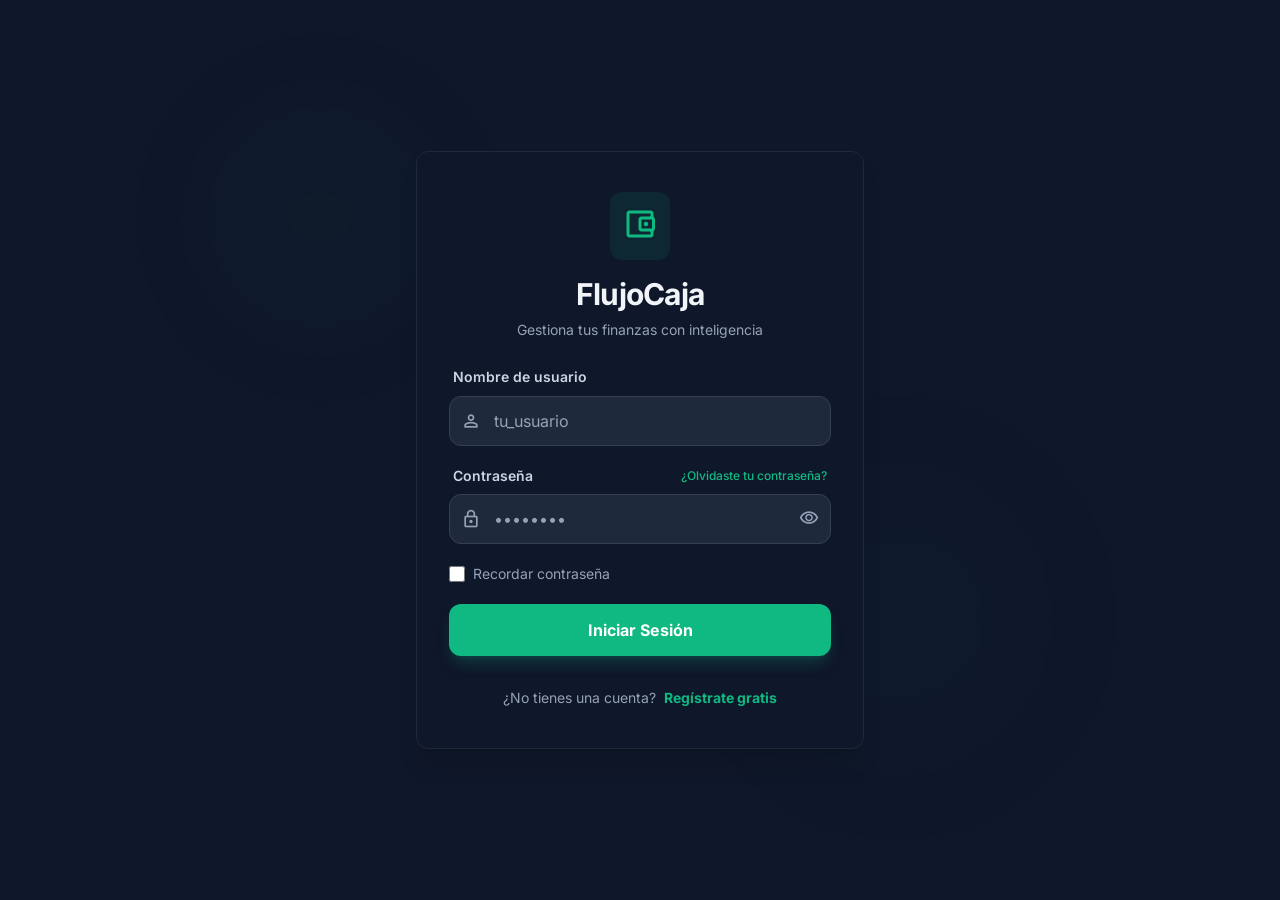
<file: web/index.html>
<!DOCTYPE html>

<html class="dark" lang="en">

<head>
    <meta charset="utf-8" />
    <meta content="width=device-width, initial-scale=1.0" name="viewport" />
    <title>FlujoCaja | Loading</title>
    <script src="vendor/tailwind.js"></script>
    <link rel="stylesheet" href="css/fonts.css" />
    <script id="tailwind-config">
        tailwind.config = {
            darkMode: "class",
            theme: {
                extend: {
                    "colors": {
                        "surface": "#0c1324",
                        "on-surface": "#dce1fb",
                        "primary": "#4edea3",
                        "primary-container": "#10b981",
                        "secondary-container": "#3c4a5e",
                        "navy-border": "#1E293B",
                        "emerald-glow": "#34D399",
                        "on-primary": "#003824",
                        "on-primary-container": "#00422b",
                        "on-surface-variant": "#bbcabf"
                    },
                    "borderRadius": {
                        "DEFAULT": "0.25rem",
                        "lg": "0.5rem",
                        "xl": "0.75rem",
                        "full": "9999px"
                    },
                    "spacing": {
                        "stack-sm": "8px",
                        "base": "4px",
                        "stack-lg": "32px"
                    },
                    "fontFamily": {
                        "label-caps": ["JetBrains Mono"],
                        "body-sm": ["Inter"],
                        "headline-xl": ["Hanken Grotesk"]
                    },
                    "fontSize": {
                        "label-caps": ["12px", { "lineHeight": "16px", "letterSpacing": "0.05em", "fontWeight": "500" }],
                        "body-sm": ["14px", { "lineHeight": "20px", "fontWeight": "400" }],
                        "headline-xl": ["48px", { "lineHeight": "56px", "letterSpacing": "-0.02em", "fontWeight": "700" }]
                    }
                },
            },
        }
    </script>
    <style>
        @view-transition {
            navigation: auto;
        }

        @keyframes subtle-pulse {

            0%,
            100% {
                opacity: 0.8;
                transform: scale(1);
            }

            50% {
                opacity: 1;
                transform: scale(1.02);
            }
        }

        @keyframes progress-slide {
            0% {
                transform: translateX(-100%);
            }

            50% {
                transform: translateX(0%);
            }

            100% {
                transform: translateX(100%);
            }
        }

        .animate-logo {
            animation: subtle-pulse 3s ease-in-out infinite;
        }

        .loading-bar-inner {
            animation: progress-slide 2s cubic-bezier(0.65, 0, 0.35, 1) infinite;
        }

        .glass-blur {
            backdrop-filter: blur(12px);
            -webkit-backdrop-filter: blur(12px);
        }
    </style>
</head>

<body
    class="bg-surface dark:bg-surface text-on-surface selection:bg-primary-container selection:text-on-primary-container overflow-hidden">
    <main class="relative h-screen w-full flex flex-col items-center justify-center overflow-hidden">
        <!-- Ambient Atmospheric Background -->
        <div class="absolute inset-0 z-0 pointer-events-none overflow-hidden">
            <div class="absolute -top-[20%] -left-[10%] w-[60%] h-[60%] rounded-full bg-primary/5 blur-[120px]"></div>
            <div
                class="absolute -bottom-[20%] -right-[10%] w-[50%] h-[50%] rounded-full bg-secondary-container/10 blur-[100px]">
            </div>
        </div>
        <!-- Central Branding Container -->
        <div class="relative z-10 flex flex-col items-center gap-stack-lg animate-logo">
            <!-- FlujoCaja Logo Cluster -->
            <div class="flex items-center gap-base">
                <div
                    class="w-12 h-12 rounded-xl bg-primary flex items-center justify-center shadow-[0px_0px_20px_rgba(78,222,163,0.3)]">
                    <span class="material-symbols-outlined text-on-primary text-[28px]"
                        style="font-variation-settings: 'FILL' 1;">
                        account_balance
                    </span>
                </div>
                <h1 class="font-headline-xl text-headline-xl text-primary tracking-tight">
                    FlujoCaja
                </h1>
            </div>
            <!-- Loading Indicator -->
            <div class="flex flex-col items-center gap-stack-sm w-48">
                <!-- Track -->
                <div class="h-[2px] w-full bg-navy-border overflow-hidden rounded-full relative">
                    <!-- Progress Element -->
                    <div
                        class="loading-bar-inner absolute top-0 left-0 h-full w-1/2 bg-emerald-glow shadow-[0px_0px_8px_rgba(52,211,153,0.6)]">
                    </div>
                </div>
                <!-- Status Text -->
                <span
                    class="font-label-caps text-label-caps text-on-surface-variant uppercase tracking-widest opacity-60">
                    Securing Connection
                </span>
            </div>
        </div>
        <!-- Subtle Footer Branding (Optional/Contextual) -->
        <div class="absolute bottom-12 flex flex-col items-center opacity-40">
            <div class="flex items-center gap-2 mb-2">
                <span class="material-symbols-outlined text-[16px]">verified_user</span>
                <span class="font-body-sm text-body-sm">Enterprise Grade Encryption</span>
            </div>
        </div>
    </main>
    <!-- Micro-interaction Script -->
    <script>
        document.addEventListener('DOMContentLoaded', () => {
            const statusText = document.querySelector('.text-label-caps');
            const messages = [
                "Securing Connection",
                "Loading Portfolio",
                "Syncing Accounts",
                "Optimizing View"
            ];
            let index = 0;

            // Simple text rotation for the loading state
            setInterval(() => {
                index = (index + 1) % messages.length;
                statusText.style.opacity = '0';
                setTimeout(() => {
                    statusText.textContent = messages[index];
                    statusText.style.opacity = '0.6';
                }, 400);
            }, 3000);
        });
    </script>
</body>

</html>
<script src="js/funciones.js"></script>

<script src="js/index.js"></script>
</file>
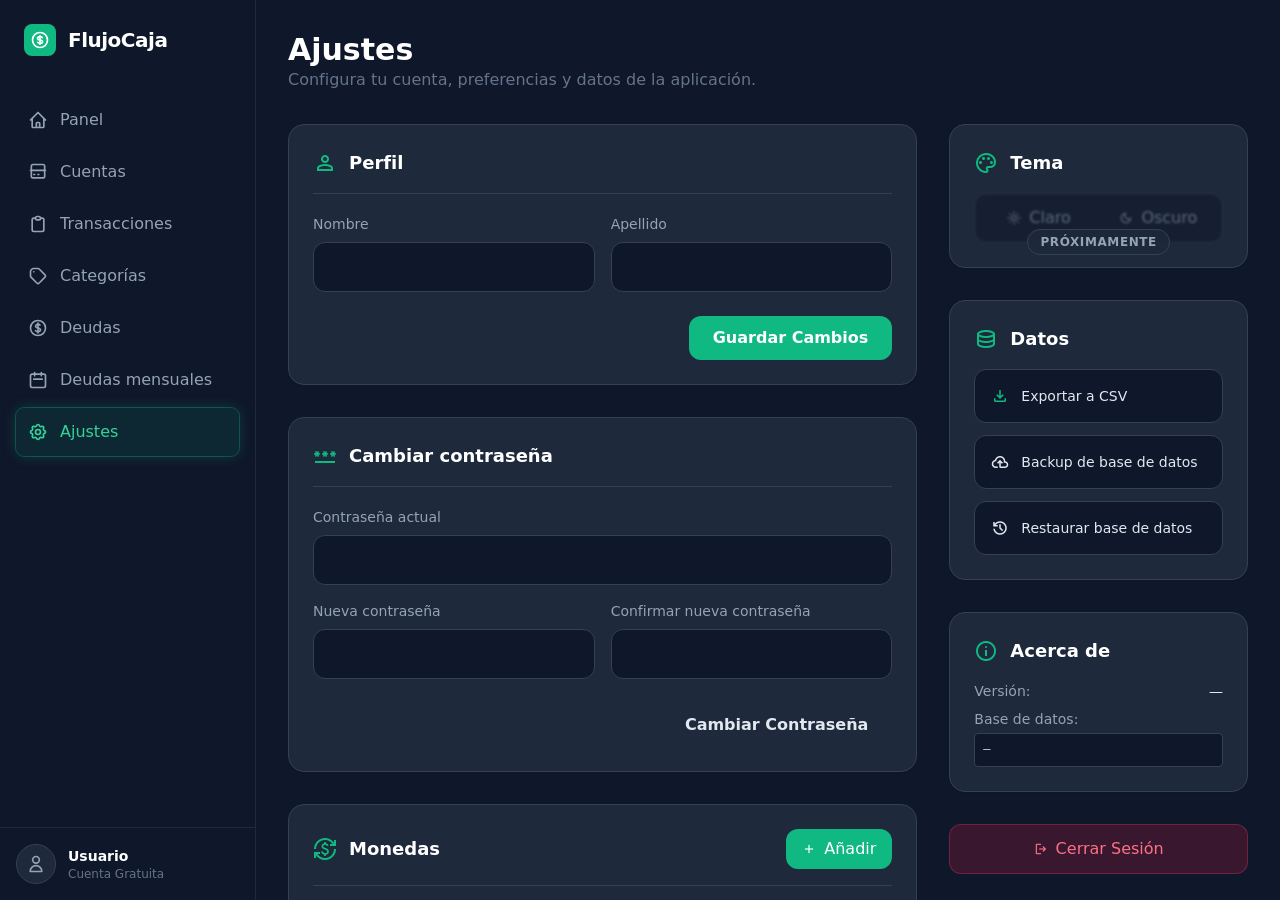
<file: web/pages/ajustes.html>
<!DOCTYPE html>

<html class="dark" lang="es">

<head>
    <meta charset="utf-8" />
    <meta content="width=device-width, initial-scale=1.0" name="viewport" />
    <title>Ajustes - FlujoCaja App</title>
    <script src="../vendor/tailwind.js"></script>
    <link rel="stylesheet" href="../css/fonts.css" />
    <script id="tailwind-config">
        tailwind.config = {
            darkMode: "class",
            theme: {
                extend: {
                    colors: {
                        "primary": "#10b981",
                        "background-dark": "#0f172a",
                        "card-dark": "#1e293b",
                        "border-dark": "#334155",
                    },
                    borderRadius: { "DEFAULT": "0.25rem", "lg": "0.5rem", "xl": "0.75rem", "full": "9999px" },
                },
            },
        }
    </script>
    <style>
        @view-transition {
            navigation: auto;
        }

        body {
            font-family: 'Inter', sans-serif;
            animation: page-fade-in .18s ease-out;
        }

        @keyframes page-fade-in {
            from { opacity: 0; }
            to { opacity: 1; }
        }
    </style>
</head>

<body class="bg-background-dark min-h-screen font-sans text-slate-200 flex overflow-hidden">

    <!-- ==================== MENÚ LATERAL (COMPARTIDO) ==================== -->
    <aside class="w-64 bg-slate-900 text-white flex flex-col hidden md:flex border-r border-slate-800"
        data-component="../components/sidemenu.html"></aside>

    <!-- ==================== CONTENIDO PRINCIPAL ==================== -->
    <div class="flex-1 flex flex-col h-screen overflow-y-auto">
        <main class="flex-1 p-8">
            <div class="max-w-5xl mx-auto">

                <header class="mb-8">
                    <h1 class="text-3xl font-bold text-white">Ajustes</h1>
                    <p class="text-slate-500">Configura tu cuenta, preferencias y datos de la aplicación.</p>
                </header>

                <div class="grid grid-cols-1 lg:grid-cols-3 gap-8">

                    <!-- ==================== COLUMNA IZQUIERDA ==================== -->
                    <div class="lg:col-span-2 space-y-8">

                        <!-- Perfil -->
                        <section class="bg-card-dark rounded-2xl border border-border-dark shadow-sm p-6">
                            <div class="flex items-center gap-3 mb-5 border-b border-border-dark pb-4">
                                <span class="material-symbols-outlined text-primary">person</span>
                                <h2 class="text-lg font-bold text-white">Perfil</h2>
                            </div>
                            <form id="formPerfil" class="space-y-4">
                                <div class="grid grid-cols-1 md:grid-cols-2 gap-4">
                                    <div class="space-y-2">
                                        <label class="block text-sm text-slate-400" for="inputNombre">Nombre</label>
                                        <input id="inputNombre" type="text" required
                                            class="w-full bg-slate-900 border border-border-dark rounded-xl px-4 py-3 text-slate-200 focus:outline-none focus:ring-2 focus:ring-primary" />
                                    </div>
                                    <div class="space-y-2">
                                        <label class="block text-sm text-slate-400" for="inputApellido">Apellido</label>
                                        <input id="inputApellido" type="text" required
                                            class="w-full bg-slate-900 border border-border-dark rounded-xl px-4 py-3 text-slate-200 focus:outline-none focus:ring-2 focus:ring-primary" />
                                    </div>
                                </div>
                                <div class="pt-2 flex justify-end">
                                    <button type="submit" id="btnGuardarPerfil"
                                        class="bg-primary hover:bg-emerald-600 text-white font-semibold py-2.5 px-6 rounded-xl transition-colors">
                                        Guardar Cambios
                                    </button>
                                </div>
                            </form>
                        </section>

                        <!-- Cambiar contraseña -->
                        <section class="bg-card-dark rounded-2xl border border-border-dark shadow-sm p-6">
                            <div class="flex items-center gap-3 mb-5 border-b border-border-dark pb-4">
                                <span class="material-symbols-outlined text-primary">password</span>
                                <h2 class="text-lg font-bold text-white">Cambiar contraseña</h2>
                            </div>
                            <form id="formPassword" class="space-y-4">
                                <div class="space-y-2">
                                    <label class="block text-sm text-slate-400" for="inputPasswActual">Contraseña actual</label>
                                    <input id="inputPasswActual" type="password" required
                                        class="w-full bg-slate-900 border border-border-dark rounded-xl px-4 py-3 text-slate-200 focus:outline-none focus:ring-2 focus:ring-primary" />
                                </div>
                                <div class="grid grid-cols-1 md:grid-cols-2 gap-4">
                                    <div class="space-y-2">
                                        <label class="block text-sm text-slate-400" for="inputPasswNueva">Nueva contraseña</label>
                                        <input id="inputPasswNueva" type="password" required minlength="4"
                                            class="w-full bg-slate-900 border border-border-dark rounded-xl px-4 py-3 text-slate-200 focus:outline-none focus:ring-2 focus:ring-primary" />
                                    </div>
                                    <div class="space-y-2">
                                        <label class="block text-sm text-slate-400" for="inputPasswConfirmar">Confirmar nueva contraseña</label>
                                        <input id="inputPasswConfirmar" type="password" required minlength="4"
                                            class="w-full bg-slate-900 border border-border-dark rounded-xl px-4 py-3 text-slate-200 focus:outline-none focus:ring-2 focus:ring-primary" />
                                    </div>
                                </div>
                                <div class="pt-2 flex justify-end">
                                    <button type="submit" id="btnCambiarPassword"
                                        class="bg-slate-800 hover:bg-slate-700 text-slate-200 font-semibold py-2.5 px-6 rounded-xl transition-colors">
                                        Cambiar Contraseña
                                    </button>
                                </div>
                            </form>
                        </section>

                        <!-- Monedas -->
                        <section class="bg-card-dark rounded-2xl border border-border-dark shadow-sm p-6">
                            <div class="flex items-center justify-between mb-5 border-b border-border-dark pb-4">
                                <div class="flex items-center gap-3">
                                    <span class="material-symbols-outlined text-primary">currency_exchange</span>
                                    <h2 class="text-lg font-bold text-white">Monedas</h2>
                                </div>
                                <button type="button" id="btnNuevaMoneda"
                                    class="inline-flex items-center gap-2 bg-primary hover:bg-emerald-600 text-white font-medium py-2 px-4 rounded-xl transition-colors">
                                    <span class="material-symbols-outlined text-sm">add</span>
                                    Añadir
                                </button>
                            </div>
                            <div class="overflow-x-auto">
                                <table class="w-full text-left border-collapse">
                                    <thead>
                                        <tr class="border-b border-border-dark">
                                            <th class="py-3 pr-4 font-semibold text-slate-400 text-sm">Moneda</th>
                                            <th class="py-3 pr-4 font-semibold text-slate-400 text-sm">Símbolo</th>
                                            <th class="py-3 pr-4 font-semibold text-slate-400 text-sm text-right">Acciones</th>
                                        </tr>
                                    </thead>
                                    <tbody id="monedas-tbody">
                                        <tr>
                                            <td colspan="3" class="py-8 text-center text-slate-500">Cargando monedas...</td>
                                        </tr>
                                    </tbody>
                                </table>
                            </div>
                        </section>

                        <!-- Categorías -->
                        <section class="bg-card-dark rounded-2xl border border-border-dark shadow-sm p-6">
                            <div class="flex items-center gap-3 mb-5 border-b border-border-dark pb-4">
                                <span class="material-symbols-outlined text-primary">category</span>
                                <h2 class="text-lg font-bold text-white">Categorías</h2>
                            </div>
                            <p class="text-sm text-slate-400 mb-4">Gestiona las categorías y subcategorías de tus movimientos.</p>
                            <a href="categoria.html"
                                class="inline-flex items-center gap-2 bg-slate-800 hover:bg-slate-700 text-slate-200 font-medium py-2.5 px-4 rounded-xl transition-colors">
                                <span class="material-symbols-outlined text-sm">arrow_forward</span>
                                Ir a Categorías
                            </a>
                        </section>

                    </div>

                    <!-- ==================== COLUMNA DERECHA ==================== -->
                    <div class="space-y-8">

                        <!-- Tema -->
                        <section class="relative bg-card-dark rounded-2xl border border-border-dark shadow-sm p-6">
                            <div class="flex items-center gap-3 mb-4">
                                <span class="material-symbols-outlined text-primary">palette</span>
                                <h2 class="text-lg font-bold text-white">Tema</h2>
                            </div>
                            <div class="flex items-center justify-between bg-slate-900 rounded-xl p-1 border border-border-dark pointer-events-none opacity-50 blur-[1px] select-none" aria-disabled="true">
                                <button type="button" id="btnTemaClaro" disabled
                                    class="flex-1 py-2 rounded-lg font-medium flex items-center justify-center gap-2 transition-all text-slate-400">
                                    <span class="material-symbols-outlined text-sm">light_mode</span> Claro
                                </button>
                                <button type="button" id="btnTemaOscuro" disabled
                                    class="flex-1 py-2 rounded-lg font-medium flex items-center justify-center gap-2 transition-all text-slate-400">
                                    <span class="material-symbols-outlined text-sm">dark_mode</span> Oscuro
                                </button>
                            </div>
                            <div class="absolute inset-0 rounded-2xl flex items-end justify-center pb-3 pointer-events-none">
                                <span class="text-xs font-semibold uppercase tracking-wider text-slate-400 bg-slate-800/90 border border-border-dark rounded-full px-3 py-1">Próximamente</span>
                            </div>
                        </section>

                        <!-- Datos -->
                        <section class="bg-card-dark rounded-2xl border border-border-dark shadow-sm p-6">
                            <div class="flex items-center gap-3 mb-4">
                                <span class="material-symbols-outlined text-primary">database</span>
                                <h2 class="text-lg font-bold text-white">Datos</h2>
                            </div>
                            <div class="space-y-3">
                                <button type="button" id="btnExportarCSV"
                                    class="w-full flex items-center gap-3 px-4 py-3 bg-slate-900 border border-border-dark hover:border-primary/50 text-slate-200 rounded-xl transition-colors text-sm">
                                    <span class="material-symbols-outlined text-primary text-lg">download</span>
                                    Exportar a CSV
                                </button>
                                <button type="button" id="btnBackup"
                                    class="w-full flex items-center gap-3 px-4 py-3 bg-slate-900 border border-border-dark hover:border-primary/50 text-slate-200 rounded-xl transition-colors text-sm">
                                    <span class="material-symbols-outlined text-lg">backup</span>
                                    Backup de base de datos
                                </button>
                                <button type="button" id="btnRestaurar"
                                    class="w-full flex items-center gap-3 px-4 py-3 bg-slate-900 border border-border-dark hover:border-primary/50 text-slate-200 rounded-xl transition-colors text-sm">
                                    <span class="material-symbols-outlined text-lg">restore</span>
                                    Restaurar base de datos
                                </button>
                                <input id="inputRestaurarDb" type="file" accept=".db,.sqlite,application/octet-stream" class="hidden" />
                            </div>
                        </section>

                        <!-- Acerca de -->
                        <section class="bg-card-dark rounded-2xl border border-border-dark shadow-sm p-6">
                            <div class="flex items-center gap-3 mb-4">
                                <span class="material-symbols-outlined text-primary">info</span>
                                <h2 class="text-lg font-bold text-white">Acerca de</h2>
                            </div>
                            <div class="space-y-2 text-sm">
                                <div class="flex justify-between items-center">
                                    <span class="text-slate-400">Versión:</span>
                                    <span id="about-version" class="text-slate-200">—</span>
                                </div>
                                <div class="flex flex-col gap-1 mt-2">
                                    <span class="text-slate-400">Base de datos:</span>
                                    <code id="about-db" class="bg-slate-900 p-2 rounded border border-border-dark text-xs break-all text-slate-300">—</code>
                                </div>
                            </div>
                        </section>

                        <!-- Sesión -->
                        <section>
                            <button type="button" id="btnCerrarSesion"
                                class="w-full flex items-center justify-center gap-2 bg-rose-600/20 border border-rose-500/30 text-rose-400 hover:bg-rose-600/30 font-medium py-3 rounded-xl transition-colors">
                                <span class="material-symbols-outlined text-sm">logout</span>
                                Cerrar Sesión
                            </button>
                        </section>

                    </div>

                </div>

            </div>
        </main>
    </div>

    <!-- ==================== MODAL NUEVA MONEDA ==================== -->
    <div id="modalMoneda" class="hidden fixed inset-0 z-50 flex items-center justify-center p-4 bg-black/60">
        <div class="bg-card-dark rounded-2xl border border-border-dark shadow-xl w-full max-w-md p-6">
            <div class="flex items-center justify-between mb-6">
                <h2 class="text-lg font-bold text-white" id="modalMonedaTitulo">Nueva Moneda</h2>
                <button type="button" data-cerrar-moneda class="text-slate-500 hover:text-slate-300 transition-colors text-xl">&times;</button>
            </div>
            <label class="block text-sm text-slate-400 mb-1" for="inputMonedaNombre">Nombre</label>
            <input id="inputMonedaNombre" type="text" placeholder="Ej: Euro, Peso"
                class="w-full bg-slate-900 border border-border-dark rounded-xl px-4 py-3 text-slate-200 focus:outline-none focus:ring-2 focus:ring-primary mb-4" />
            <label class="block text-sm text-slate-400 mb-1" for="inputMonedaSimbolo">Símbolo</label>
            <input id="inputMonedaSimbolo" type="text" placeholder="Ej: €, $"
                class="w-full bg-slate-900 border border-border-dark rounded-xl px-4 py-3 text-slate-200 focus:outline-none focus:ring-2 focus:ring-primary mb-6" />
            <div class="flex gap-3">
                <button type="button" data-cerrar-moneda
                    class="flex-1 py-2.5 rounded-xl bg-slate-800 text-slate-300 font-semibold hover:bg-slate-700 transition-colors">
                    Cancelar
                </button>
                <button type="button" id="btnGuardarMoneda"
                    class="flex-1 py-2.5 rounded-xl bg-primary hover:bg-emerald-600 text-white font-semibold transition-colors">
                    Guardar
                </button>
            </div>
        </div>
    </div>

    <!-- ==================== MODAL ELIMINAR MONEDA ==================== -->
    <div id="modalEliminarMoneda" class="hidden fixed inset-0 z-50 flex items-center justify-center p-4 bg-black/60">
        <div class="bg-card-dark rounded-2xl border border-border-dark shadow-xl w-full max-w-md p-6">
            <h2 class="text-lg font-bold text-white mb-2">¿Eliminar moneda?</h2>
            <p class="text-sm text-slate-400 mb-6">Esta acción no se puede deshacer.</p>
            <div class="flex gap-3">
                <button type="button" data-cerrar-eliminar-moneda
                    class="flex-1 py-2.5 rounded-xl bg-slate-800 text-slate-300 font-semibold hover:bg-slate-700 transition-colors">
                    Cancelar
                </button>
                <button type="button" id="btnConfirmarEliminarMoneda"
                    class="flex-1 py-2.5 rounded-xl bg-rose-600 hover:bg-rose-700 text-white font-semibold transition-colors">
                    Eliminar
                </button>
            </div>
        </div>
    </div>

    <!-- ==================== MODAL CONFIRMACIÓN RESTAURAR BD ==================== -->
    <div id="modalRestaurar" class="hidden fixed inset-0 z-50 flex items-center justify-center p-4 bg-black/60">
        <div class="bg-card-dark rounded-2xl border border-border-dark shadow-xl w-full max-w-md p-6">
            <h2 class="text-lg font-bold text-white mb-2">¿Restaurar base de datos?</h2>
            <p class="text-sm text-slate-400 mb-6">Se reemplazarán todos los datos actuales por los del archivo seleccionado. Esta acción no se puede deshacer.</p>
            <div class="flex gap-3">
                <button type="button" data-cerrar-restaurar
                    class="flex-1 py-2.5 rounded-xl bg-slate-800 text-slate-300 font-semibold hover:bg-slate-700 transition-colors">
                    Cancelar
                </button>
                <button type="button" id="btnConfirmarRestaurar"
                    class="flex-1 py-2.5 rounded-xl bg-rose-600 hover:bg-rose-700 text-white font-semibold transition-colors">
                    Restaurar
                </button>
            </div>
        </div>
    </div>

    <!-- ==================== MODAL CONFIRMACIÓN CERRAR SESIÓN ==================== -->
    <div id="modalCerrarSesion" class="hidden fixed inset-0 z-50 flex items-center justify-center p-4 bg-black/60">        <div class="bg-card-dark rounded-2xl border border-border-dark shadow-xl w-full max-w-md p-6">
            <h2 class="text-lg font-bold text-white mb-2">¿Cerrar sesión?</h2>
            <p class="text-sm text-slate-400 mb-6">Deberás volver a iniciar sesión la próxima vez que uses la aplicación.</p>
            <div class="flex gap-3">
                <button type="button" data-cerrar-sesion-modal
                    class="flex-1 py-2.5 rounded-xl bg-slate-800 text-slate-300 font-semibold hover:bg-slate-700 transition-colors">
                    Cancelar
                </button>
                <button type="button" id="btnConfirmarSesion"
                    class="flex-1 py-2.5 rounded-xl bg-rose-600 hover:bg-rose-700 text-white font-semibold transition-colors">
                    Cerrar Sesión
                </button>
            </div>
        </div>
    </div>

    <script src="../js/funciones.js"></script>
    <script src="../js/notificaciones.js"></script>
    <script src="../js/ajustes.js"></script>
    <script src="../js/loadmenu.js"></script>

</body>

</html>
</file>
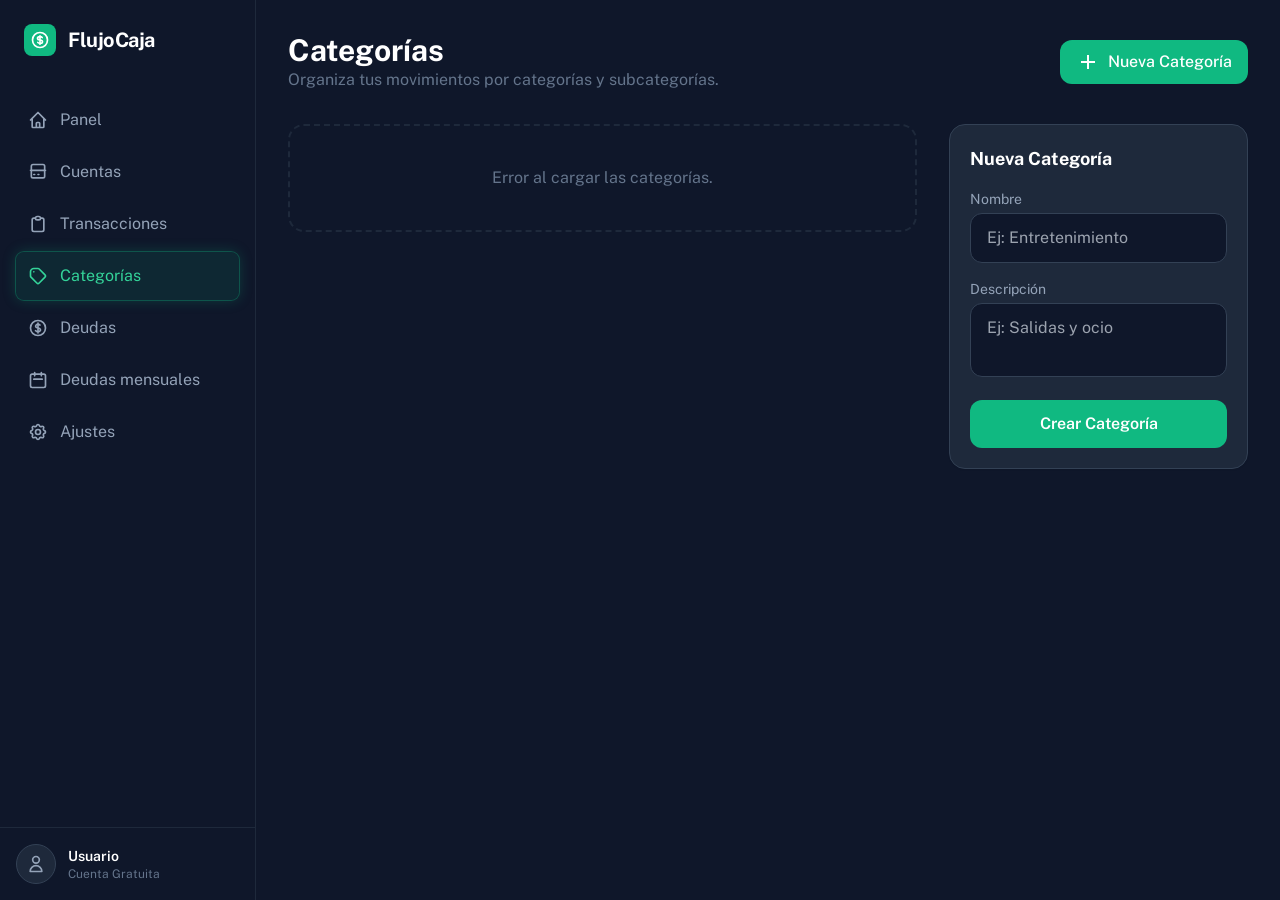
<file: web/pages/categoria.html>
<!DOCTYPE html>

<html class="dark" lang="es">

<head>
    <meta charset="utf-8" />
    <meta content="width=device-width, initial-scale=1.0" name="viewport" />
    <title>Categorías - FlujoCaja App</title>
    <script src="../vendor/tailwind.js"></script>
    <link rel="stylesheet" href="../css/fonts.css" />
    <script id="tailwind-config">
        tailwind.config = {
            darkMode: "class",
            theme: {
                extend: {
                    colors: {
                        "primary": "#10b981",
                        "background-dark": "#0f172a",
                        "card-dark": "#1e293b",
                        "border-dark": "#334155",
                    },
                    fontFamily: {
                        "sans": ["Public Sans", "Noto Sans", "sans-serif"]
                    },
                    borderRadius: { "DEFAULT": "0.25rem", "lg": "0.5rem", "xl": "0.75rem", "full": "9999px" },
                },
            },
        }
    </script>
    <style>
        @view-transition {
            navigation: auto;
        }

        body {
            animation: page-fade-in .18s ease-out;
        }

        @keyframes page-fade-in {
            from { opacity: 0; }
            to { opacity: 1; }
        }

        .material-symbols-outlined {
            font-variation-settings: 'FILL' 0, 'wght' 400, 'GRAD' 0, 'opsz' 24;
        }
    </style>
</head>

<body class="bg-background-dark min-h-screen font-sans text-slate-200 flex overflow-hidden">

    <!-- ==================== MENÚ LATERAL (COMPARTIDO) ==================== -->
    <aside class="w-64 bg-slate-900 text-white flex flex-col hidden md:flex border-r border-slate-800"
        data-component="../components/sidemenu.html"></aside>

    <!-- ==================== CONTENIDO PRINCIPAL ==================== -->
    <div class="flex-1 flex flex-col h-screen overflow-y-auto">
        <main class="flex-1 p-8">

            <!-- Header -->
            <div class="flex justify-between items-center mb-8">
                <div>
                    <h1 class="text-3xl font-bold text-white">Categorías</h1>
                    <p class="text-slate-500">Organiza tus movimientos por categorías y subcategorías.</p>
                </div>
                <button type="button" id="btn-nueva-categoria"
                    class="inline-flex items-center gap-2 bg-primary hover:bg-emerald-600 text-white font-medium py-2.5 px-4 rounded-xl transition-colors">
                    <span class="material-symbols-outlined">add</span>
                    Nueva Categoría
                </button>
            </div>

            <!-- Grid principal -->
            <div class="grid grid-cols-1 xl:grid-cols-3 gap-8">

                <!-- Columna izquierda: categorías dinámicas -->
                <div class="xl:col-span-2 space-y-6" id="categorias-container">
                    <div class="flex justify-center p-10 text-slate-500">Cargando categorías...</div>
                </div>

                <!-- Columna derecha: formulario Nueva Categoría -->
                <div class="bg-card-dark rounded-2xl border border-border-dark shadow-sm p-5 h-fit sticky top-0">
                    <h2 class="font-bold text-lg text-white mb-4" id="tituloFormCategoria">Nueva Categoría</h2>
                    <form id="formCategoria">
                        <label class="block text-sm text-slate-400 mb-1" for="inputNombreCategoria">Nombre</label>
                        <input id="inputNombreCategoria" type="text" placeholder="Ej: Entretenimiento"
                            class="w-full bg-slate-900 border border-border-dark rounded-xl px-4 py-3 text-slate-200 focus:outline-none focus:ring-2 focus:ring-primary mb-4" />

                        <label class="block text-sm text-slate-400 mb-1" for="inputDescripcionCategoria">Descripción</label>
                        <textarea id="inputDescripcionCategoria" rows="2" placeholder="Ej: Salidas y ocio"
                            class="w-full bg-slate-900 border border-border-dark rounded-xl px-4 py-3 text-slate-200 focus:outline-none focus:ring-2 focus:ring-primary mb-4 resize-none"></textarea>

                        <button type="submit" id="btnCrearCategoria"
                            class="w-full bg-primary hover:bg-emerald-600 text-white font-semibold py-3 rounded-xl transition-colors">
                            Crear Categoría
                        </button>
                        <button type="button" id="btnCancelarCategoria"
                            class="hidden w-full mt-2 bg-slate-800 hover:bg-slate-700 text-slate-300 font-semibold py-3 rounded-xl transition-colors">
                            Cancelar edición
                        </button>
                    </form>
                </div>

            </div>

        </main>
    </div>

    <!-- ==================== MODAL NUEVA/EDITAR SUBCATEGORÍA ==================== -->
    <div id="modalSubtipo" class="hidden fixed inset-0 z-50 flex items-center justify-center p-4 bg-black/60">
        <div class="bg-card-dark rounded-2xl border border-border-dark shadow-xl w-full max-w-md p-6">
            <div class="flex items-center justify-between mb-6">
                <h2 class="text-lg font-bold text-white" id="tituloModalSubtipo">Nueva Subcategoría</h2>
                <button type="button" data-cerrar-subtipo
                    class="text-slate-500 hover:text-slate-300 transition-colors text-xl">&times;</button>
            </div>
            <label class="block text-sm text-slate-400 mb-1" for="inputNombreSubtipo">Nombre</label>
            <input id="inputNombreSubtipo" type="text" placeholder="Ej: Restaurantes"
                class="w-full bg-slate-900 border border-border-dark rounded-xl px-4 py-3 text-slate-200 focus:outline-none focus:ring-2 focus:ring-primary mb-6" />
            <div class="flex gap-3 pt-2">
                <button type="button" data-cerrar-subtipo
                    class="flex-1 py-2.5 rounded-xl bg-slate-800 text-slate-300 font-semibold hover:bg-slate-700 transition-colors">
                    Cancelar
                </button>
                <button type="button" id="btnGuardarSubtipo"
                    class="flex-1 py-2.5 rounded-xl bg-primary hover:bg-emerald-600 text-white font-semibold transition-colors">
                    Guardar
                </button>
            </div>
        </div>
    </div>

    <!-- ==================== MODAL CONFIRMACIÓN ELIMINAR ==================== -->
    <div id="modalConfirmar" class="hidden fixed inset-0 z-50 flex items-center justify-center p-4 bg-black/60">
        <div class="bg-card-dark rounded-2xl border border-border-dark shadow-xl w-full max-w-md p-6">
            <h2 class="text-lg font-bold text-white mb-2">¿Eliminar?</h2>
            <p class="text-sm text-slate-400 mb-6" id="textoConfirmar"></p>
            <div class="flex gap-3">
                <button type="button" id="btnCancelarConfirmar"
                    class="flex-1 py-2.5 rounded-xl bg-slate-800 text-slate-300 font-semibold hover:bg-slate-700 transition-colors">
                    Cancelar
                </button>
                <button type="button" id="btnConfirmarAccion"
                    class="flex-1 py-2.5 rounded-xl bg-rose-600 hover:bg-rose-700 text-white font-semibold transition-colors">
                    Eliminar
                </button>
            </div>
        </div>
    </div>

    <script src="../js/funciones.js"></script>
    <script src="../js/notificaciones.js"></script>
    <script src="../js/categorias.js"></script>
    <script src="../js/loadmenu.js"></script>

</body>

</html>
</file>
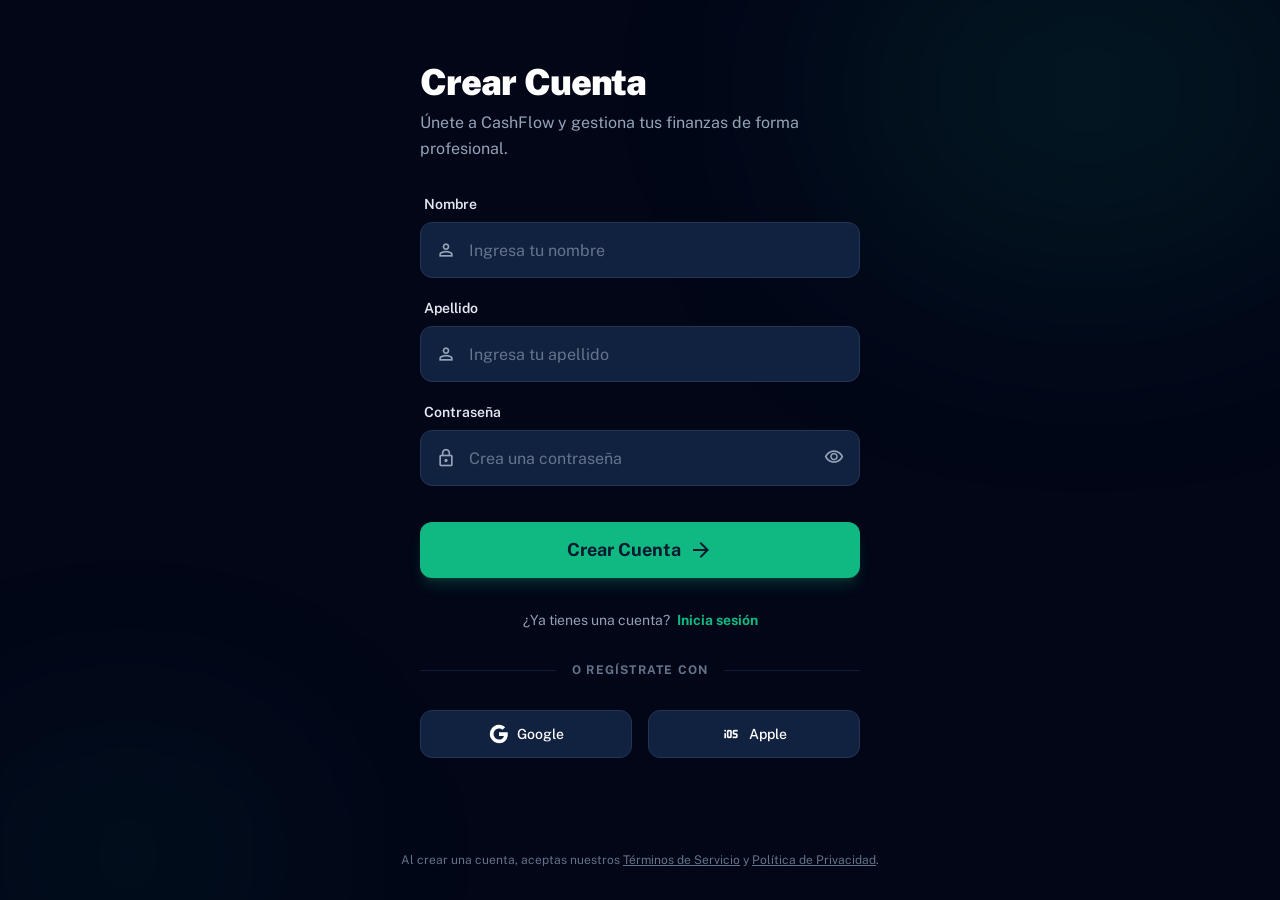
<file: web/pages/CrearCuenta.html>
<!DOCTYPE html>

<html class="light" lang="es">

<head>
    <meta charset="utf-8" />
    <meta content="width=device-width, initial-scale=1.0" name="viewport" />
    <script src="../vendor/tailwind.js"></script>
    <link rel="stylesheet" href="../css/fonts.css" />
    <script id="tailwind-config">
        tailwind.config = {
            darkMode: "class",
            theme: {
                extend: {
                    colors: {
                        "primary": "#10b981", // Emerald Green accent
                        "background-light": "#0a192f", // Navy Blue background
                        "background-dark": "#020617",
                        "navy-muted": "#112240",
                        "navy-light": "#233554"
                    },
                    fontFamily: {
                        "display": ["Public Sans", "sans-serif"]
                    },
                    borderRadius: {
                        "DEFAULT": "0.25rem",
                        "lg": "0.5rem",
                        "xl": "0.75rem",
                        "full": "9999px"
                    },
                },
            },
        }
    </script>
    <style>
        @view-transition {
            navigation: auto;
        }

        body {
            animation: page-fade-in .18s ease-out;
        }

        @keyframes page-fade-in {
            from { opacity: 0; }
            to { opacity: 1; }
        }
    </style>
    <title>Registro - CashFlow</title>
</head>

<body class="bg-background-light dark:bg-background-dark font-display text-slate-100 min-h-screen flex flex-col">
    <!-- Main Container -->
    <div class="relative flex min-h-screen w-full flex-col overflow-x-hidden">
        <!-- Header / Nav -->
        <!-- Registration Form Section -->
        <main class="flex-1 flex items-center justify-center p-6">
            <div class="w-full max-w-[440px] flex flex-col gap-8">
                <!-- Welcome Text -->
                <div class="flex flex-col gap-2">
                    <h1 class="text-4xl font-black tracking-tight text-white">Crear Cuenta</h1>
                    <p class="text-slate-400 text-base leading-relaxed">
                        Únete a CashFlow y gestiona tus finanzas de forma profesional.
                    </p>
                </div>
                <!-- Form Fields -->
                <form class="flex flex-col gap-5" id="formCrearCuenta">
                    <div class="flex flex-col gap-2">
                        <label class="text-slate-200 text-sm font-semibold ml-1">Nombre</label>
                        <div class="relative">
                            <span
                                class="material-symbols-outlined absolute left-4 top-1/2 -translate-y-1/2 text-slate-400 text-xl">person</span>
                            <input 
                                id="inputNombre"
                                class="w-full h-14 pl-12 pr-4 rounded-xl border border-navy-light bg-navy-muted text-white placeholder:text-slate-500 focus:outline-none focus:ring-2 focus:ring-primary/50 focus:border-primary transition-all"
                                placeholder="Ingresa tu nombre" type="text" />
                        </div>
                    </div>
                    <div class="flex flex-col gap-2">
                        <label class="text-slate-200 text-sm font-semibold ml-1">Apellido</label>
                        <div class="relative">
                            <span
                                class="material-symbols-outlined absolute left-4 top-1/2 -translate-y-1/2 text-slate-400 text-xl">person</span>
                            <input 
                                id="inputApellido"
                                class="w-full h-14 pl-12 pr-4 rounded-xl border border-navy-light bg-navy-muted text-white placeholder:text-slate-500 focus:outline-none focus:ring-2 focus:ring-primary/50 focus:border-primary transition-all"
                                placeholder="Ingresa tu apellido" type="text" />
                        </div>
                    </div>
                    <div class="flex flex-col gap-2">
                        <label class="text-slate-200 text-sm font-semibold ml-1">Contraseña</label>
                        <div class="relative">
                            <span
                                class="material-symbols-outlined absolute left-4 top-1/2 -translate-y-1/2 text-slate-400 text-xl">lock</span>
                            <input 
                                id="inputPassword"
                                class="w-full h-14 pl-12 pr-12 rounded-xl border border-navy-light bg-navy-muted text-white placeholder:text-slate-500 focus:outline-none focus:ring-2 focus:ring-primary/50 focus:border-primary transition-all"
                                placeholder="Crea una contraseña" type="password" />
                            <button class="absolute right-4 top-1/2 -translate-y-1/2 text-slate-400 hover:text-white"
                                type="button" id="btnTogglePassword">
                                <span class="material-symbols-outlined text-xl">visibility</span>
                            </button>
                        </div>
                    </div>
                    <!-- Submit Button -->
                    <button 
                        id="btnCrearCuenta"
                        type="button"
                        class="mt-4 w-full h-14 bg-primary hover:bg-emerald-500 text-background-light font-bold text-lg rounded-xl shadow-lg shadow-primary/20 transition-all flex items-center justify-center gap-2 group">
                        Crear Cuenta
                        <span
                            class="material-symbols-outlined group-hover:translate-x-1 transition-transform">arrow_forward</span>
                    </button>
                </form>
                <!-- Footer Links -->
                <div class="flex flex-col items-center gap-4 text-sm">
                    <p class="text-slate-400">
                        ¿Ya tienes una cuenta?
                        <a class="text-primary font-bold hover:underline underline-offset-4 ml-1" href="./login.html">Inicia
                            sesión</a>
                    </p>
                    <div class="flex items-center gap-4 w-full py-4">
                        <div class="h-[1px] flex-1 bg-navy-light/50"></div>
                        <span class="text-slate-500 text-xs font-bold uppercase tracking-widest">o regístrate con</span>
                        <div class="h-[1px] flex-1 bg-navy-light/50"></div>
                    </div>
                    <div class="grid grid-cols-2 gap-4 w-full">
                        <button
                            class="flex items-center justify-center gap-2 h-12 rounded-xl bg-navy-muted border border-navy-light hover:bg-navy-light transition-colors text-white text-sm font-medium">
                            <svg class="w-5 h-5" viewbox="0 0 24 24">
                                <path
                                    d="M22.56 12.25c0-.78-.07-1.53-.2-2.25H12v4.26h5.92c-.26 1.37-1.04 2.53-2.21 3.31v2.77h3.57c2.08-1.92 3.28-4.74 3.28-8.09z"
                                    fill="currentColor"></path>
                                <path
                                    d="M12 23c2.97 0 5.46-.98 7.28-2.66l-3.57-2.77c-.98.66-2.23 1.06-3.71 1.06-2.86 0-5.29-1.93-6.16-4.53H2.18v2.84C3.99 20.53 7.7 23 12 23z"
                                    fill="currentColor"></path>
                                <path
                                    d="M5.84 14.09c-.22-.66-.35-1.36-.35-2.09s.13-1.43.35-2.09V7.07H2.18C1.43 8.55 1 10.22 1 12s.43 3.45 1.18 4.93l3.66-2.84z"
                                    fill="currentColor"></path>
                                <path
                                    d="M12 5.38c1.62 0 3.06.56 4.21 1.64l3.15-3.15C17.45 2.09 14.97 1 12 1 7.7 1 3.99 3.47 2.18 7.07l3.66 2.84c.87-2.6 3.3-4.53 6.16-4.53z"
                                    fill="currentColor"></path>
                            </svg>
                            Google
                        </button>
                        <button
                            class="flex items-center justify-center gap-2 h-12 rounded-xl bg-navy-muted border border-navy-light hover:bg-navy-light transition-colors text-white text-sm font-medium">
                            <span class="material-symbols-outlined text-xl">ios</span>
                            Apple
                        </button>
                    </div>
                </div>
            </div>
        </main>
        <!-- Terms Footer -->
        <footer class="p-8 text-center">
            <p class="text-slate-500 text-xs">
                Al crear una cuenta, aceptas nuestros <a class="underline hover:text-slate-300" href="#">Términos de
                    Servicio</a> y <a class="underline hover:text-slate-300" href="#">Política de Privacidad</a>.
            </p>
        </footer>
        <!-- Background Decorative Elements -->
        <div class="fixed top-[-10%] right-[-5%] w-[40%] h-[40%] bg-primary/10 blur-[120px] rounded-full -z-10"></div>
        <div class="fixed bottom-[-10%] left-[-5%] w-[30%] h-[30%] bg-primary/5 blur-[100px] rounded-full -z-10"></div>
    </div>
</body>

</html>
<script src="../js/funciones.js"></script>
<script src="../js/validacion.js"></script>
<script src="../js/notificaciones.js"></script>
<script src="../js/CrearCuenta.js"></script>
</file>
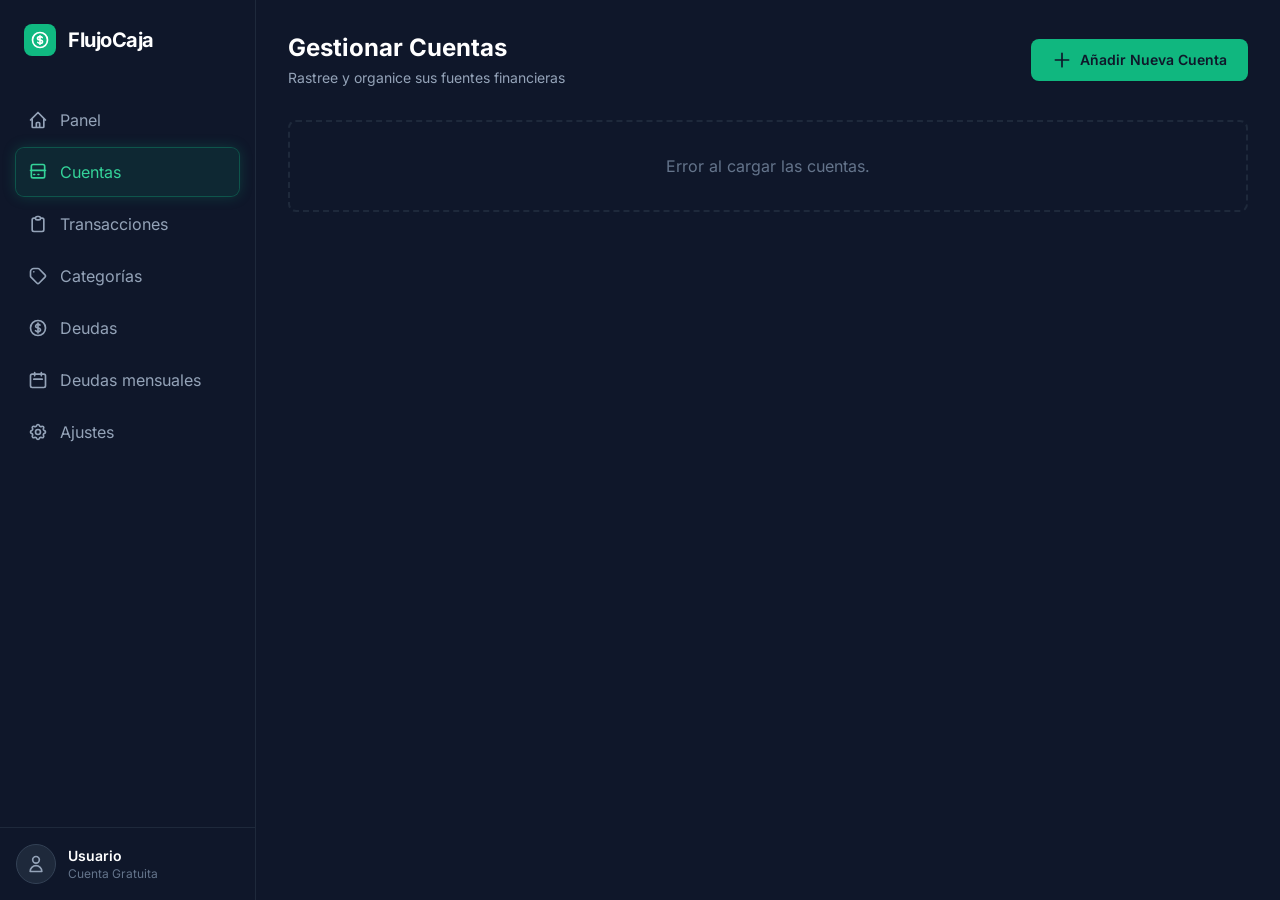
<file: web/pages/cuentas.html>
<!DOCTYPE html>

<html lang="es">

<head>
  <meta charset="utf-8" />
  <meta content="width=device-width, initial-scale=1.0" name="viewport" />
  <title>Gestionar Cuentas - FlujoCaja App</title>
  <!-- BEGIN: External Scripts -->
  <script src="../vendor/tailwind.js"></script>
  <!-- END: External Scripts -->
  <!-- BEGIN: Custom Configurations -->
  <script>
    tailwind.config = {
      theme: {
        extend: {
          colors: {
            primary: '#10b77f', // Custom Emerald Green from THEME_12
            dark: {
              900: '#0f172a',
              800: '#1e293b',
            }
          },
          fontFamily: {
            sans: ['Inter', 'ui-sans-serif', 'system-ui', 'sans-serif'],
          },
          borderRadius: {
            'xl': '8px',
            'lg': '8px',
          }
        }
      }
    }
  </script>
  <!-- END: Custom Configurations -->
  <!-- BEGIN: Page Styles -->
  <style data-purpose="layout-styling">
    @view-transition {
      navigation: auto;
    }

    .account-grid {
      display: grid;
      grid-template-columns: repeat(auto-fill, minmax(280px, 1fr));
      gap: 1.5rem;
    }

    .account-card {
      transition: transform 0.2s ease, box-shadow 0.2s ease;
    }

    .account-card:hover {
      transform: translateY(-4px);
    }

    body {
      font-family: 'Inter', sans-serif;
      animation: page-fade-in .18s ease-out;
    }

    @keyframes page-fade-in {
      from { opacity: 0; }
      to { opacity: 1; }
    }
  </style>
  <link rel="stylesheet" href="../css/fonts.css" />
  <!-- END: Page Styles -->
</head>

<body class="bg-dark-900 min-h-screen font-sans text-slate-200 flex overflow-hidden">
  <!-- BEGIN: Sidebar Navigation -->
  <aside class="w-64 bg-slate-900 text-white flex flex-col hidden md:flex border-r border-slate-800"  data-component="../components/sidemenu.html"  data-purpose="sidebar"> </aside>
  <!-- BEGIN: MainContentWrapper -->
  <div class="flex-1 flex flex-col h-screen overflow-y-auto">
    <!-- BEGIN: MainHeader -->
    <!-- END: MainHeader -->
    <!-- BEGIN: MainContent -->
    <main class="max-w-7xl mx-auto px-4 sm:px-6 lg:px-8 py-8 w-full" data-purpose="accounts-management-screen">
      <!-- BEGIN: SectionHeader -->
      <div class="flex flex-col sm:flex-row sm:items-center justify-between gap-4 mb-8">
        <div>
          <h1 class="text-2xl font-bold text-white">Gestionar Cuentas</h1>
          <p class="text-slate-400 text-sm mt-1">Rastree y organice sus fuentes financieras</p>
        </div>
        <!-- ADD NEW ACCOUNT BUTTON -->
        <button
          class="inline-flex items-center justify-center px-5 py-2.5 border border-transparent text-sm font-semibold rounded-lg shadow-sm text-dark-900 bg-primary hover:bg-emerald-400 focus:outline-none focus:ring-2 focus:ring-offset-2 focus:ring-primary transition-colors"
          data-purpose="add-account-trigger" id="btn-add-account">
          <svg class="w-5 h-5 mr-2" fill="none" stroke="currentColor" viewbox="0 0 24 24">
            <path d="M12 4v16m8-8H4" stroke-linecap="round" stroke-linejoin="round" stroke-width="2"></path>
          </svg>
          Añadir Nueva Cuenta
        </button>
      </div>
      <!-- END: SectionHeader -->
      <!-- BEGIN: AccountGrid -->
      <div class="account-grid" id="accounts-container">
      </div>
      <!-- END: AccountGrid -->
      <!-- BEGIN: Footer -->

      <!-- END: Footer -->
    </main>
    <!-- END: MainContent -->
  </div>
  <!-- END: MainContentWrapper -->
  <!-- BEGIN: Modal Nueva Cuenta -->
  <div id="modalCuenta" class="hidden fixed inset-0 z-50 flex items-center justify-center p-4 bg-black/60">
    <div class="bg-dark-800 rounded-xl border border-slate-800 shadow-xl w-full max-w-md p-6">
      <div class="flex items-center justify-between mb-6">
        <h2 class="text-lg font-bold text-white">Añadir Nueva Cuenta</h2>
        <button type="button" data-cerrar-modal class="text-slate-500 hover:text-slate-300 transition-colors text-xl">
          &times;
        </button>
      </div>
      <form id="formNuevaCuenta" class="space-y-4">
        <div>
          <label class="block text-sm font-medium text-slate-400 mb-1" for="inputNombreCuenta">Nombre</label>
          <input id="inputNombreCuenta" type="text"
            class="w-full px-4 py-2 rounded-lg bg-slate-950 border border-slate-800 text-slate-200 focus:ring-2 focus:ring-primary focus:border-primary"
            placeholder="Ej: Efectivo, Banco, Ahorros" />
        </div>
        <div>
          <label class="block text-sm font-medium text-slate-400 mb-1" for="inputDescripcionCuenta">Descripción
            (opcional)</label>
          <input id="inputDescripcionCuenta" type="text"
            class="w-full px-4 py-2 rounded-lg bg-slate-950 border border-slate-800 text-slate-200 focus:ring-2 focus:ring-primary focus:border-primary"
            placeholder="Descripción de la cuenta" />
        </div>
        <div>
          <label class="block text-sm font-medium text-slate-400 mb-1" for="inputTipoCuenta">Tipo de cuenta</label>
          <select id="inputTipoCuenta"
            class="w-full px-4 py-2 rounded-lg bg-slate-950 border border-slate-800 text-slate-200 focus:ring-2 focus:ring-primary focus:border-primary">
          </select>
        </div>
        <div>
          <label class="block text-sm font-medium text-slate-400 mb-1" for="inputMoneda">Moneda</label>
          <select id="inputMoneda"
            class="w-full px-4 py-2 rounded-lg bg-slate-950 border border-slate-800 text-slate-200 focus:ring-2 focus:ring-primary focus:border-primary">
          </select>
        </div>
        <div class="flex gap-3 pt-2">
          <button type="button" data-cerrar-modal
            class="flex-1 py-2.5 rounded-lg bg-slate-800 text-slate-300 font-semibold hover:bg-slate-700 transition-colors">
            Cancelar
          </button>
          <button type="button" id="btn-guardar-cuenta"
            class="flex-1 py-2.5 rounded-lg bg-primary text-dark-900 font-semibold hover:bg-emerald-400 transition-colors">
            Guardar
          </button>
        </div>
      </form>
    </div>
  </div>
  <!-- END: Modal Nueva Cuenta -->
  <script src="../js/funciones.js"></script>
  <script src="../js/notificaciones.js"></script>
  <script src="../js/cuentas.js"></script>
  <script src="../js/loadmenu.js"></script>
</body>

</html>
</file>
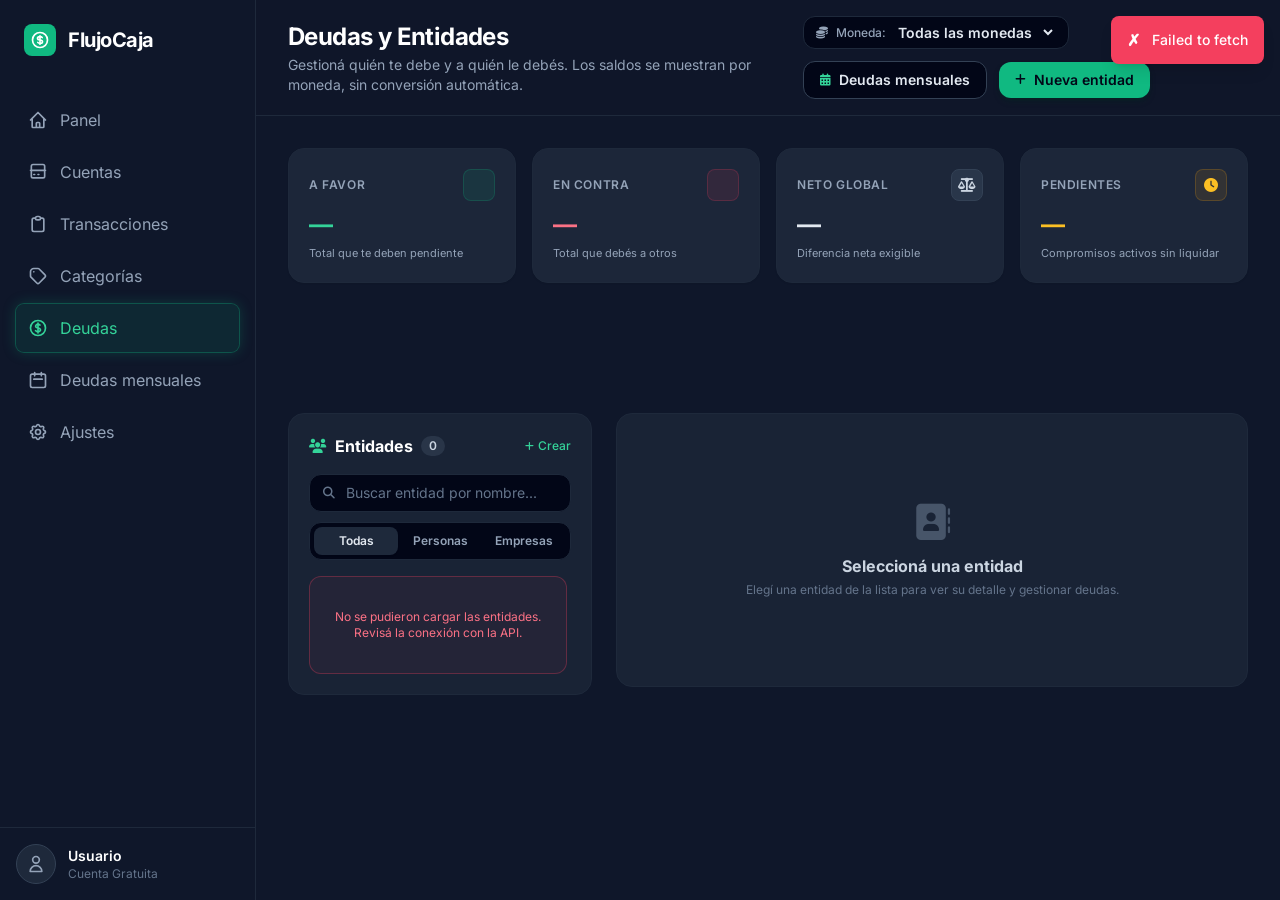
<file: web/pages/deudas.html>
<!DOCTYPE html>
<html lang="es" class="dark">

<head>
  <meta charset="UTF-8">
  <meta name="viewport" content="width=device-width, initial-scale=1.0">
  <title>Deudas y Entidades - FlujoCaja</title>
  <script src="../vendor/tailwind.js"></script>
  <link rel="stylesheet" href="../vendor/fontawesome/css/all.min.css">
  <link rel="stylesheet" href="../css/fonts.css">
  <link rel="stylesheet" href="../css/deudas.css">
</head>

<body class="bg-slate-900 text-slate-200 min-h-screen flex overflow-hidden antialiased select-none">

  <aside class="w-64 bg-slate-900 text-white flex-col hidden md:flex border-r border-slate-800 flex-shrink-0"
    data-component="../components/sidemenu.html" data-purpose="sidebar"></aside>

  <main class="flex-1 flex flex-col min-w-0 h-screen overflow-y-auto bg-slate-900">

    <header class="sticky top-0 z-20 bg-slate-900/95 border-b border-slate-800 px-4 sm:px-6 lg:px-8 py-4 flex flex-col sm:flex-row sm:items-center sm:justify-between gap-4">
      <div>
        <h2 class="text-xl sm:text-2xl font-bold tracking-tight text-white">Deudas y Entidades</h2>
        <p class="text-xs sm:text-sm text-slate-400 mt-0.5">Gestioná quién te debe y a quién le debés. Los saldos se muestran por moneda, sin conversión automática.</p>
      </div>

      <div class="flex items-center gap-3 flex-wrap">
        <div class="flex items-center gap-2 bg-slate-950 border border-slate-800 rounded-xl px-3 py-1.5 focus-within:border-emerald-500 transition-colors">
          <i class="fa-solid fa-coins text-slate-400 text-xs"></i>
          <label for="filtroMoneda" class="text-xs text-slate-400 font-medium whitespace-nowrap">Moneda:</label>
          <select id="filtroMoneda" class="bg-transparent text-xs sm:text-sm text-slate-200 font-semibold focus:outline-none cursor-pointer pr-2">
            <option value="todas">Todas las monedas</option>
          </select>
        </div>

        <a href="deudasMensuales.html"
          class="flex-1 sm:flex-none inline-flex items-center justify-center gap-2 bg-slate-950 hover:bg-slate-800 border border-slate-700 text-slate-200 font-semibold px-4 py-2 rounded-xl text-sm transition-all duration-150 active:scale-95">
          <i class="fa-solid fa-calendar-days text-xs text-emerald-400"></i>
          <span>Deudas mensuales</span>
        </a>

        <button id="btnNuevaEntidad" class="flex-1 sm:flex-none inline-flex items-center justify-center gap-2 bg-emerald-500 hover:bg-emerald-600 text-slate-950 font-semibold px-4 py-2 rounded-xl text-sm transition-all duration-150 active:scale-95 shadow-md shadow-emerald-950/40">
          <i class="fa-solid fa-plus text-xs"></i>
          <span>Nueva entidad</span>
        </button>
      </div>
    </header>

    <div class="p-4 sm:p-6 lg:p-8 space-y-6 flex-1 flex flex-col">

      <section class="grid grid-cols-2 lg:grid-cols-4 gap-3 sm:gap-4" id="cardsResumen">
        <div class="bg-slate-800/90 border border-slate-800 rounded-2xl p-4 sm:p-5 relative overflow-hidden flex flex-col justify-between shadow-sm">
          <div class="flex items-center justify-between mb-2">
            <span class="text-xs font-semibold text-slate-400 uppercase tracking-wider">A favor</span>
            <div class="w-8 h-8 rounded-lg bg-emerald-500/10 text-emerald-400 flex items-center justify-center text-sm border border-emerald-500/20">
              <i class="fa-solid fa-arrow-down-left"></i>
            </div>
          </div>
          <div>
            <div id="resumenAFavor" class="text-lg sm:text-2xl font-bold text-emerald-400 tracking-tight">—</div>
            <p class="text-[11px] text-slate-400 mt-1">Total que te deben pendiente</p>
          </div>
        </div>

        <div class="bg-slate-800/90 border border-slate-800 rounded-2xl p-4 sm:p-5 relative overflow-hidden flex flex-col justify-between shadow-sm">
          <div class="flex items-center justify-between mb-2">
            <span class="text-xs font-semibold text-slate-400 uppercase tracking-wider">En contra</span>
            <div class="w-8 h-8 rounded-lg bg-rose-500/10 text-rose-400 flex items-center justify-center text-sm border border-rose-500/20">
              <i class="fa-solid fa-arrow-up-right"></i>
            </div>
          </div>
          <div>
            <div id="resumenEnContra" class="text-lg sm:text-2xl font-bold text-rose-400 tracking-tight">—</div>
            <p class="text-[11px] text-slate-400 mt-1">Total que debés a otros</p>
          </div>
        </div>

        <div class="bg-slate-800/90 border border-slate-800 rounded-2xl p-4 sm:p-5 relative overflow-hidden flex flex-col justify-between shadow-sm">
          <div class="flex items-center justify-between mb-2">
            <span class="text-xs font-semibold text-slate-400 uppercase tracking-wider">Neto global</span>
            <div id="badgeNetoIcon" class="w-8 h-8 rounded-lg bg-slate-700/60 text-slate-300 flex items-center justify-center text-sm border border-slate-700">
              <i class="fa-solid fa-scale-balanced"></i>
            </div>
          </div>
          <div>
            <div id="resumenNeto" class="text-lg sm:text-2xl font-bold text-slate-200 tracking-tight">—</div>
            <p class="text-[11px] text-slate-400 mt-1">Diferencia neta exigible</p>
          </div>
        </div>

        <div class="bg-slate-800/90 border border-slate-800 rounded-2xl p-4 sm:p-5 relative overflow-hidden flex flex-col justify-between shadow-sm">
          <div class="flex items-center justify-between mb-2">
            <span class="text-xs font-semibold text-slate-400 uppercase tracking-wider">Pendientes</span>
            <div class="w-8 h-8 rounded-lg bg-amber-500/10 text-amber-400 flex items-center justify-center text-sm border border-amber-500/20">
              <i class="fa-solid fa-clock"></i>
            </div>
          </div>
          <div>
            <div id="resumenPendientes" class="text-lg sm:text-2xl font-bold text-amber-400 tracking-tight">—</div>
            <p class="text-[11px] text-slate-400 mt-1">Compromisos activos sin liquidar</p>
          </div>
        </div>
      </section>

      <section id="cardMensuales" class="bg-slate-800/70 border border-slate-800 rounded-2xl p-4 sm:p-5 flex flex-col lg:flex-row lg:items-center justify-between gap-4 transition-opacity duration-200 opacity-0 pointer-events-none">
        <div class="flex items-start gap-3">
          <div class="w-10 h-10 rounded-xl bg-emerald-500/10 text-emerald-400 border border-emerald-500/20 flex items-center justify-center flex-shrink-0">
            <i class="fa-solid fa-calendar-days"></i>
          </div>
          <div>
            <h3 class="font-bold text-sm text-white">Deudas mensuales</h3>
            <p class="text-xs text-slate-400 mt-0.5">Pagos fijos y planes en cuotas, aparte de las deudas puntuales.</p>
          </div>
        </div>

        <div class="grid grid-cols-3 gap-3 flex-1 max-w-md">
          <div>
            <p class="text-[10px] font-semibold uppercase tracking-wider text-slate-500">Compromiso</p>
            <p id="resumenMensualCompromiso" class="text-sm font-bold text-white mt-0.5">—</p>
          </div>
          <div>
            <p class="text-[10px] font-semibold uppercase tracking-wider text-slate-500">Pendiente</p>
            <p id="resumenMensualPendiente" class="text-sm font-bold text-sky-400 mt-0.5">—</p>
          </div>
          <div>
            <p class="text-[10px] font-semibold uppercase tracking-wider text-slate-500">Vencidas</p>
            <p id="resumenMensualVencidas" class="text-sm font-bold text-rose-400 mt-0.5">—</p>
          </div>
        </div>

        <a href="deudasMensuales.html" class="inline-flex items-center justify-center gap-1.5 px-3.5 py-2 rounded-xl bg-slate-950 hover:bg-slate-800 border border-slate-700 text-emerald-400 text-xs font-bold transition-colors flex-shrink-0">
          Ver deudas mensuales
          <i class="fa-solid fa-arrow-right text-[10px]"></i>
        </a>
      </section>

      <div class="grid grid-cols-1 lg:grid-cols-12 gap-6 flex-1 items-start">

        <section class="lg:col-span-4 bg-slate-800/70 border border-slate-800 rounded-2xl p-4 sm:p-5 flex flex-col gap-4">
          <div class="flex items-center justify-between">
            <h3 class="font-bold text-base text-white flex items-center gap-2">
              <i class="fa-solid fa-users text-emerald-400 text-sm"></i>
              <span>Entidades</span>
              <span id="contadorEntidades" class="text-xs px-2 py-0.5 rounded-full bg-slate-700/60 text-slate-300 font-semibold">0</span>
            </h3>
            <button id="btnNuevaEntidadMini" class="text-xs text-emerald-400 hover:text-emerald-300 font-medium flex items-center gap-1 hover:underline">
              <i class="fa-solid fa-plus text-[10px]"></i> Crear
            </button>
          </div>

          <div class="space-y-2.5">
            <div class="relative">
              <i class="fa-solid fa-magnifying-glass absolute left-3.5 top-1/2 -translate-y-1/2 text-slate-500 text-xs"></i>
              <input type="text" id="buscarEntidad" placeholder="Buscar entidad por nombre..." class="w-full bg-slate-950 border border-slate-800 rounded-xl pl-9 pr-3 py-2 text-sm text-slate-200 placeholder-slate-500 focus:outline-none focus:border-emerald-500 transition-colors">
            </div>

            <div class="flex bg-slate-950 p-1 rounded-xl border border-slate-800" id="filtroTipoEntidadContainer">
              <button type="button" data-tipo="todas" class="tab-tipo flex-1 py-1.5 text-xs font-semibold rounded-lg text-slate-200 bg-slate-800 shadow-sm transition-all text-center">Todas</button>
              <button type="button" data-tipo="persona" class="tab-tipo flex-1 py-1.5 text-xs font-semibold rounded-lg text-slate-400 hover:text-slate-200 transition-all text-center">Personas</button>
              <button type="button" data-tipo="empresa" class="tab-tipo flex-1 py-1.5 text-xs font-semibold rounded-lg text-slate-400 hover:text-slate-200 transition-all text-center">Empresas</button>
            </div>
          </div>

          <div id="listaEntidades" class="space-y-2.5 max-h-[560px] overflow-y-auto pr-1">
            <div class="text-center py-8 text-slate-500 text-sm">Cargando entidades...</div>
          </div>
        </section>

        <section class="lg:col-span-8 bg-slate-800/70 border border-slate-800 rounded-2xl p-4 sm:p-6 flex flex-col gap-6" id="panelDetalleContainer">

          <div id="detalleSkeleton" class="hidden animate-pulse space-y-6">
            <div class="h-20 bg-slate-800 rounded-xl"></div>
            <div class="h-16 bg-slate-800 rounded-xl"></div>
            <div class="h-48 bg-slate-800 rounded-xl"></div>
          </div>

          <div id="detalleContent" class="space-y-6 transition-opacity duration-150">
            <div id="detalleVacio" class="text-center py-16">
              <i class="fa-solid fa-address-book text-slate-600 text-4xl mb-3"></i>
              <h3 class="text-base font-bold text-slate-300">Seleccioná una entidad</h3>
              <p class="text-xs text-slate-500 mt-1">Elegí una entidad de la lista para ver su detalle y gestionar deudas.</p>
            </div>

            <div id="detalleReal" class="hidden space-y-6">
              <div class="flex flex-col sm:flex-row sm:items-center justify-between gap-4 pb-5 border-b border-slate-800">
                <div class="flex items-start gap-4">
                  <div id="detalleAvatar" class="w-14 h-14 rounded-2xl bg-emerald-500/10 border border-emerald-500/20 text-emerald-400 flex items-center justify-center font-bold text-xl shadow-inner flex-shrink-0">
                    —
                  </div>
                  <div>
                    <div class="flex items-center gap-2 flex-wrap">
                      <h2 id="detalleNombre" class="text-xl sm:text-2xl font-bold text-white tracking-tight">Entidad</h2>
                      <span id="detalleBadgeTipo" class="px-2.5 py-0.5 rounded-full text-xs font-medium bg-slate-700/60 text-slate-300 border border-slate-600">
                        Persona
                      </span>
                    </div>
                    <p id="detalleDescripcion" class="text-xs sm:text-sm text-slate-400 mt-1">Sin descripción adicional</p>
                  </div>
                </div>

                <div class="flex items-center gap-2 flex-wrap">
                  <button id="btnEditarEntidad" class="inline-flex items-center gap-1.5 px-3 py-2 bg-slate-950 hover:bg-slate-800 border border-slate-700 rounded-xl text-xs font-semibold text-slate-200 transition-colors">
                    <i class="fa-solid fa-pen-to-square text-xs text-slate-400"></i>
                    <span>Editar</span>
                  </button>
                  <button id="btnEliminarEntidad" class="inline-flex items-center gap-1.5 px-3 py-2 bg-rose-500/10 hover:bg-rose-500/20 border border-rose-500/20 rounded-xl text-xs font-semibold text-rose-400 transition-colors">
                    <i class="fa-solid fa-trash-can text-xs"></i>
                    <span>Eliminar</span>
                  </button>
                  <button id="btnNuevaDeuda" class="inline-flex items-center gap-1.5 px-3.5 py-2 bg-emerald-500 hover:bg-emerald-600 rounded-xl text-xs font-bold text-slate-950 transition-colors shadow-sm">
                    <i class="fa-solid fa-plus text-xs"></i>
                    <span>Nueva deuda</span>
                  </button>
                </div>
              </div>

              <div>
                <h4 class="text-xs font-bold text-slate-400 uppercase tracking-wider mb-2.5">Saldos con esta entidad</h4>
                <div id="detalleSaldosContainer" class="grid grid-cols-1 sm:grid-cols-3 gap-3"></div>
              </div>

              <div class="bg-slate-950/70 border border-slate-800 rounded-xl p-3 flex flex-col md:flex-row md:items-center justify-between gap-3">
                <div class="flex flex-col sm:flex-row items-stretch sm:items-center gap-2 flex-1">
                  <div class="flex items-center gap-1.5 bg-slate-900 border border-slate-800 px-2.5 py-1.5 rounded-lg text-xs">
                    <span class="text-slate-500 font-medium">Dirección:</span>
                    <select id="filtroDireccion" class="bg-transparent text-slate-200 font-semibold focus:outline-none cursor-pointer">
                      <option value="todas">Todas</option>
                      <option value="cobrar">Me deben</option>
                      <option value="pagar">Yo debo</option>
                    </select>
                  </div>

                  <div class="flex items-center gap-1.5 bg-slate-900 border border-slate-800 px-2.5 py-1.5 rounded-lg text-xs">
                    <span class="text-slate-500 font-medium">Estado:</span>
                    <select id="filtroEstado" class="bg-transparent text-slate-200 font-semibold focus:outline-none cursor-pointer">
                      <option value="todas">Todos</option>
                      <option value="pendiente">Pendientes</option>
                      <option value="vencida">Vencidas</option>
                      <option value="pagada">Pagadas</option>
                    </select>
                  </div>
                </div>

                <div class="flex items-center gap-1.5 bg-slate-900 border border-slate-800 px-2.5 py-1.5 rounded-lg text-xs">
                  <i class="fa-solid fa-arrow-down-short-wide text-slate-500"></i>
                  <span class="text-slate-500 font-medium">Ordenar:</span>
                  <select id="filtroOrden" class="bg-transparent text-slate-200 font-semibold focus:outline-none cursor-pointer">
                    <option value="vencimiento">Vencimiento más próximo</option>
                    <option value="monto">Monto mayor</option>
                    <option value="fecha">Fecha más reciente</option>
                  </select>
                </div>
              </div>

              <div class="space-y-4" id="listaDeudasContainer"></div>

              <div class="pt-4 border-t border-slate-800 space-y-3">
                <div class="flex items-center justify-between gap-3">
                  <h4 class="text-xs font-bold text-slate-400 uppercase tracking-wider">Deudas mensuales</h4>
                  <a id="btnNuevaMensualEntidad" href="deudasMensuales.html"
                    class="inline-flex items-center gap-1.5 px-3 py-1.5 rounded-lg bg-emerald-500/10 hover:bg-emerald-500/20 border border-emerald-500/30 text-emerald-400 text-xs font-semibold transition-colors">
                    <i class="fa-solid fa-plus text-[10px]"></i>
                    <span>Nueva mensual</span>
                  </a>
                </div>
                <div id="listaMensualesContainer" class="space-y-2"></div>
              </div>
            </div>
          </div>
        </section>

      </div>
    </div>
  </main>

  <div id="modalEntidad" class="fixed inset-0 z-50 hidden custom-modal-backdrop flex items-center justify-center p-4 overflow-y-auto" role="dialog" aria-modal="true" aria-labelledby="modalEntidadTitulo">
    <div class="bg-slate-800 w-full max-w-md rounded-2xl border border-slate-700 shadow-2xl p-6 modal-enter relative">
      <div class="flex items-center justify-between pb-4 border-b border-slate-700 mb-4">
        <h3 id="modalEntidadTitulo" class="text-lg font-bold text-white flex items-center gap-2">
          <i class="fa-solid fa-user-plus text-emerald-400"></i>
          <span>Nueva Entidad</span>
        </h3>
        <button type="button" class="modal-cerrar text-slate-400 hover:text-white p-1 rounded-lg hover:bg-slate-700 transition-colors" data-modal="modalEntidad">
          <i class="fa-solid fa-xmark text-lg"></i>
        </button>
      </div>

      <form id="formEntidad" class="space-y-4">
        <input type="hidden" id="entidadEditId">

        <div>
          <label for="inputNombreEntidad" class="block text-xs font-semibold text-slate-300 mb-1.5">Nombre de la entidad *</label>
          <input type="text" id="inputNombreEntidad" placeholder="Ej. Juan Pérez o Distribuidora Sur" class="w-full bg-slate-950 border border-slate-700 focus:border-emerald-500 rounded-xl px-3.5 py-2.5 text-sm text-slate-200 placeholder-slate-500 focus:outline-none transition-colors">
          <p id="errorNombreEntidad" class="hidden text-rose-400 text-xs mt-1 font-medium">El nombre es obligatorio.</p>
        </div>

        <div>
          <label for="selectTipoEntidad" class="block text-xs font-semibold text-slate-300 mb-1.5">Tipo de entidad</label>
          <select id="selectTipoEntidad" class="w-full bg-slate-950 border border-slate-700 focus:border-emerald-500 rounded-xl px-3.5 py-2.5 text-sm text-slate-200 focus:outline-none transition-colors">
            <option value="persona">Persona</option>
            <option value="empresa">Empresa</option>
            <option value="otro">Otro</option>
          </select>
        </div>

        <div>
          <label for="textareaDescripcionEntidad" class="block text-xs font-semibold text-slate-300 mb-1.5">Descripción o nota</label>
          <textarea id="textareaDescripcionEntidad" rows="3" placeholder="Información de contacto, vínculo o notas..." class="w-full bg-slate-950 border border-slate-700 focus:border-emerald-500 rounded-xl px-3.5 py-2 text-sm text-slate-200 placeholder-slate-500 focus:outline-none transition-colors"></textarea>
        </div>

        <div class="flex items-center justify-end gap-3 pt-3 border-t border-slate-700">
          <button type="button" class="modal-cerrar px-4 py-2 rounded-xl text-sm font-semibold text-slate-300 hover:bg-slate-700 transition-colors" data-modal="modalEntidad">Cancelar</button>
          <button type="submit" id="btnGuardarEntidad" class="px-5 py-2 rounded-xl text-sm font-bold bg-emerald-500 hover:bg-emerald-600 text-slate-950 transition-colors shadow-md">Guardar entidad</button>
        </div>
      </form>
    </div>
  </div>

  <div id="modalDeuda" class="fixed inset-0 z-50 hidden custom-modal-backdrop flex items-center justify-center p-4 overflow-y-auto" role="dialog" aria-modal="true" aria-labelledby="modalDeudaTitulo">
    <div class="bg-slate-800 w-full max-w-lg rounded-2xl border border-slate-700 shadow-2xl p-6 modal-enter relative my-8">
      <div class="flex items-center justify-between pb-4 border-b border-slate-700 mb-4">
        <h3 id="modalDeudaTitulo" class="text-lg font-bold text-white flex items-center gap-2">
          <i class="fa-solid fa-file-invoice-dollar text-emerald-400"></i>
          <span>Nueva Deuda</span>
        </h3>
        <button type="button" class="modal-cerrar text-slate-400 hover:text-white p-1 rounded-lg hover:bg-slate-700 transition-colors" data-modal="modalDeuda">
          <i class="fa-solid fa-xmark text-lg"></i>
        </button>
      </div>

      <form id="formDeuda" class="space-y-4">
        <input type="hidden" id="deudaEditId">

        <div>
          <label for="selectEntidadDeuda" class="block text-xs font-semibold text-slate-300 mb-1.5">Entidad *</label>
          <select id="selectEntidadDeuda" class="w-full bg-slate-950 border border-slate-700 focus:border-emerald-500 rounded-xl px-3.5 py-2.5 text-sm text-slate-200 focus:outline-none transition-colors"></select>
        </div>

        <div>
          <label class="block text-xs font-semibold text-slate-300 mb-1.5">Dirección de la deuda *</label>
          <div class="grid grid-cols-2 gap-2 bg-slate-950 p-1.5 rounded-xl border border-slate-700">
            <button type="button" id="btnDirCobrar" class="py-2 px-3 rounded-lg text-xs font-bold flex items-center justify-center gap-2 text-emerald-400 bg-emerald-500/10 border border-emerald-500/40 transition-all">
              <i class="fa-solid fa-arrow-down-left"></i> Me deben (A favor)
            </button>
            <button type="button" id="btnDirPagar" class="py-2 px-3 rounded-lg text-xs font-semibold flex items-center justify-center gap-2 text-slate-400 hover:text-slate-200 transition-all">
              <i class="fa-solid fa-arrow-up-right"></i> Yo debo (En contra)
            </button>
          </div>
          <input type="hidden" id="inputDireccionDeuda" value="cobrar">
        </div>

        <div class="grid grid-cols-1 sm:grid-cols-2 gap-3">
          <div>
            <label for="inputMontoDeuda" class="block text-xs font-semibold text-slate-300 mb-1.5">Monto original *</label>
            <div class="relative">
              <span class="absolute left-3.5 top-1/2 -translate-y-1/2 text-slate-500 font-bold text-sm">$</span>
              <input type="number" id="inputMontoDeuda" min="1" step="any" placeholder="0.00" class="w-full bg-slate-950 border border-slate-700 focus:border-emerald-500 rounded-xl pl-8 pr-3 py-2.5 text-sm text-slate-200 focus:outline-none transition-colors">
            </div>
            <p id="errorMontoDeuda" class="hidden text-rose-400 text-xs mt-1 font-medium">Ingresá un monto válido mayor a 0.</p>
          </div>

          <div>
            <label for="selectMonedaDeuda" class="block text-xs font-semibold text-slate-300 mb-1.5">Moneda *</label>
            <select id="selectMonedaDeuda" class="w-full bg-slate-950 border border-slate-700 focus:border-emerald-500 rounded-xl px-3.5 py-2.5 text-sm text-slate-200 focus:outline-none transition-colors"></select>
          </div>
        </div>

        <div class="grid grid-cols-1 sm:grid-cols-2 gap-3">
          <div>
            <label for="inputFechaDeuda" class="block text-xs font-semibold text-slate-300 mb-1.5">Fecha de registro</label>
            <input type="date" id="inputFechaDeuda" class="w-full bg-slate-950 border border-slate-700 focus:border-emerald-500 rounded-xl px-3 py-2 text-sm text-slate-200 focus:outline-none transition-colors">
          </div>
          <div>
            <label for="inputVencimientoDeuda" class="block text-xs font-semibold text-slate-300 mb-1.5">Fecha de vencimiento</label>
            <input type="date" id="inputVencimientoDeuda" class="w-full bg-slate-950 border border-slate-700 focus:border-emerald-500 rounded-xl px-3 py-2 text-sm text-slate-200 focus:outline-none transition-colors">
          </div>
        </div>

        <div>
          <label for="textareaDescripcionDeuda" class="block text-xs font-semibold text-slate-300 mb-1.5">Motivo o descripción</label>
          <textarea id="textareaDescripcionDeuda" rows="2" placeholder="Ej. Préstamo para el auto, Factura pendiente #402..." class="w-full bg-slate-950 border border-slate-700 focus:border-emerald-500 rounded-xl px-3.5 py-2 text-sm text-slate-200 placeholder-slate-500 focus:outline-none transition-colors"></textarea>
        </div>

        <div id="bloqueMovimientoInicial" class="p-3.5 rounded-xl bg-slate-950/70 border border-slate-700 space-y-3">
          <div class="flex items-center justify-between">
            <label for="checkMovimientoInicial" class="text-xs font-semibold text-slate-200 flex items-center gap-2 cursor-pointer">
              <input type="checkbox" id="checkMovimientoInicial" class="w-4 h-4 rounded text-emerald-500 bg-slate-900 border-slate-700 focus:ring-0 cursor-pointer">
              <span>Registrar movimiento de dinero inicial</span>
            </label>
          </div>

          <div id="contenedorCuentaInicial" class="space-y-2 pt-1">
            <label for="selectCuentaInicial" class="block text-xs font-medium text-slate-400">Cuenta de origen/destino</label>
            <select id="selectCuentaInicial" class="w-full bg-slate-900 border border-slate-700 focus:border-emerald-500 rounded-xl px-3 py-2 text-xs text-slate-200 focus:outline-none transition-colors"></select>

            <div id="textoMovimientoDinamico" class="p-2.5 rounded-lg bg-emerald-500/10 border border-emerald-500/20 text-emerald-400 text-xs flex items-center gap-2">
              <i class="fa-solid fa-arrow-up text-xs"></i>
              <span>El dinero sale de tu cuenta hacia la entidad.</span>
            </div>

            <div id="advertenciaMonedaCuenta" class="hidden p-2.5 rounded-lg bg-amber-500/10 border border-amber-500/30 text-amber-400 text-xs flex items-center gap-2">
              <i class="fa-solid fa-triangle-exclamation"></i>
              <span>La cuenta está en otra moneda. El monto se registrará sin conversión automática.</span>
            </div>

            <p id="avisoSinCuentasInicial" class="hidden text-amber-400 text-xs mt-1">No tenés cuentas creadas. Podés guardar la deuda sin movimiento inicial.</p>
          </div>
        </div>

        <div id="avisoEdicionBloqueada" class="hidden p-3 rounded-xl bg-amber-500/10 border border-amber-500/30 text-amber-400 text-xs flex items-start gap-2">
          <i class="fa-solid fa-lock mt-0.5"></i>
          <div>
            <strong>Campos monetarios bloqueados:</strong> Esta deuda ya posee pagos registrados. Podés actualizar la descripción, la fecha y el vencimiento.
          </div>
        </div>

        <div class="flex items-center justify-end gap-3 pt-3 border-t border-slate-700">
          <button type="button" class="modal-cerrar px-4 py-2 rounded-xl text-sm font-semibold text-slate-300 hover:bg-slate-700 transition-colors" data-modal="modalDeuda">Cancelar</button>
          <button type="submit" id="btnSubmitDeuda" class="px-5 py-2 rounded-xl text-sm font-bold bg-emerald-500 hover:bg-emerald-600 text-slate-950 transition-colors shadow-md">Crear deuda</button>
        </div>
      </form>
    </div>
  </div>

  <div id="modalPago" class="fixed inset-0 z-50 hidden custom-modal-backdrop flex items-center justify-center p-4 overflow-y-auto" role="dialog" aria-modal="true" aria-labelledby="modalPagoTitulo">
    <div class="bg-slate-800 w-full max-w-md rounded-2xl border border-slate-700 shadow-2xl p-6 modal-enter relative">
      <div class="flex items-center justify-between pb-4 border-b border-slate-700 mb-4">
        <h3 id="modalPagoTitulo" class="text-lg font-bold text-white flex items-center gap-2">
          <i class="fa-solid fa-money-bill-transfer text-emerald-400"></i>
          <span>Registrar pago</span>
        </h3>
        <button type="button" class="modal-cerrar text-slate-400 hover:text-white p-1 rounded-lg hover:bg-slate-700 transition-colors" data-modal="modalPago">
          <i class="fa-solid fa-xmark text-lg"></i>
        </button>
      </div>

      <form id="formPago" class="space-y-4">
        <input type="hidden" id="pagoDeudaId">
        <input type="hidden" id="pagoEditId">

        <div class="bg-slate-950 p-3.5 rounded-xl border border-slate-700 space-y-1.5 text-xs">
          <div class="flex justify-between text-slate-400">
            <span>Deuda:</span>
            <span id="pagoContextoDeuda" class="font-semibold text-slate-200 text-right">—</span>
          </div>
          <div class="flex justify-between text-slate-400">
            <span>Pendiente actual:</span>
            <span id="pagoContextoPendiente" class="font-bold text-amber-400">—</span>
          </div>
          <div class="flex justify-between text-slate-400 pt-1 border-t border-slate-800">
            <span>Saldo restante después de abonar:</span>
            <span id="pagoContextoRestante" class="font-bold text-emerald-400">—</span>
          </div>
        </div>

        <div>
          <label for="inputMontoPago" class="block text-xs font-semibold text-slate-300 mb-1.5">Monto del abono *</label>
          <div class="relative">
            <span class="absolute left-3.5 top-1/2 -translate-y-1/2 text-slate-500 font-bold text-sm">$</span>
            <input type="number" id="inputMontoPago" min="0.01" step="any" placeholder="0.00" class="w-full bg-slate-950 border border-slate-700 focus:border-emerald-500 rounded-xl pl-8 pr-3 py-2.5 text-sm text-slate-200 focus:outline-none transition-colors">
          </div>
          <p id="errorMontoPago" class="hidden text-rose-400 text-xs mt-1 font-medium">El monto debe ser mayor a 0 y no puede superar el pendiente.</p>
          <p id="avisoCancelacion" class="hidden text-emerald-400 text-xs mt-1 font-semibold flex items-center gap-1">
            <i class="fa-solid fa-circle-check"></i> Este pago cancelará la deuda totalmente.
          </p>
        </div>

        <div>
          <label for="selectCuentaPago" class="block text-xs font-semibold text-slate-300 mb-1.5">Cuenta bancaria o de efectivo *</label>
          <select id="selectCuentaPago" class="w-full bg-slate-950 border border-slate-700 focus:border-emerald-500 rounded-xl px-3.5 py-2.5 text-sm text-slate-200 focus:outline-none transition-colors"></select>
          <p id="avisoMonedaPago" class="hidden text-amber-400 text-xs mt-1">La cuenta está en otra moneda. No se aplicará conversión.</p>
          <p id="avisoSinCuentasPago" class="hidden text-amber-400 text-xs mt-1">Necesitás al menos una cuenta para registrar pagos o cobros.</p>
        </div>

        <div>
          <label for="inputFechaPago" class="block text-xs font-semibold text-slate-300 mb-1.5">Fecha del pago</label>
          <input type="date" id="inputFechaPago" class="w-full bg-slate-950 border border-slate-700 focus:border-emerald-500 rounded-xl px-3.5 py-2.5 text-sm text-slate-200 focus:outline-none transition-colors">
        </div>

        <div>
          <label for="textareaNotaPago" class="block text-xs font-semibold text-slate-300 mb-1.5">Nota o número de transferencia</label>
          <textarea id="textareaNotaPago" rows="2" placeholder="Ej. Transferencia Banco Galicia #8912..." class="w-full bg-slate-950 border border-slate-700 focus:border-emerald-500 rounded-xl px-3.5 py-2 text-sm text-slate-200 placeholder-slate-500 focus:outline-none transition-colors"></textarea>
        </div>

        <div class="flex items-center justify-end gap-3 pt-3 border-t border-slate-700">
          <button type="button" class="modal-cerrar px-4 py-2 rounded-xl text-sm font-semibold text-slate-300 hover:bg-slate-700 transition-colors" data-modal="modalPago">Cancelar</button>
          <button type="submit" id="btnSubmitPago" class="px-5 py-2 rounded-xl text-sm font-bold bg-emerald-500 hover:bg-emerald-600 text-slate-950 transition-colors shadow-md">Registrar pago</button>
        </div>
      </form>
    </div>
  </div>

  <div id="modalEliminarEntidad" class="fixed inset-0 z-50 hidden custom-modal-backdrop flex items-center justify-center p-4 overflow-y-auto" role="dialog" aria-modal="true">
    <div class="bg-slate-800 w-full max-w-sm rounded-2xl border border-slate-700 shadow-2xl p-6 modal-enter relative text-center">
      <div id="eliminarEntidadBloqueado" class="space-y-4">
        <div class="w-14 h-14 mx-auto rounded-2xl bg-amber-500/10 text-amber-400 border border-amber-500/30 flex items-center justify-center text-2xl">
          <i class="fa-solid fa-lock"></i>
        </div>
        <div>
          <h3 class="text-lg font-bold text-white">No se puede eliminar esta entidad</h3>
          <p class="text-xs text-slate-400 mt-2">
            La entidad <strong id="nombreEntidadBloqueada" class="text-slate-200">—</strong> todavía tiene deudas registradas. Primero eliminá sus deudas antes de borrar la entidad.
          </p>
        </div>
        <div class="pt-2">
          <button type="button" class="modal-cerrar w-full py-2.5 rounded-xl text-sm font-bold bg-slate-700 hover:bg-slate-600 text-slate-200 transition-colors" data-modal="modalEliminarEntidad">
            Entendido
          </button>
        </div>
      </div>

      <div id="eliminarEntidadPermitido" class="hidden space-y-4">
        <div class="w-14 h-14 mx-auto rounded-2xl bg-rose-500/10 text-rose-400 border border-rose-500/30 flex items-center justify-center text-2xl">
          <i class="fa-solid fa-triangle-exclamation"></i>
        </div>
        <div>
          <h3 class="text-lg font-bold text-white">¿Eliminar esta entidad?</h3>
          <p class="text-xs text-slate-400 mt-2">
            Estás a punto de borrar a <strong id="nombreEntidadAEliminar" class="text-slate-200">—</strong>. Esta acción no se puede deshacer.
          </p>
        </div>
        <div class="flex items-center gap-3 pt-2">
          <button type="button" class="modal-cerrar flex-1 py-2.5 rounded-xl text-sm font-semibold text-slate-300 hover:bg-slate-700 transition-colors" data-modal="modalEliminarEntidad">Cancelar</button>
          <button type="button" id="btnConfirmarEliminarEntidad" class="flex-1 py-2.5 rounded-xl text-sm font-bold bg-rose-500 hover:bg-rose-600 text-white transition-colors shadow-md">Eliminar</button>
        </div>
      </div>
    </div>
  </div>

  <div id="modalEliminarDeuda" class="fixed inset-0 z-50 hidden custom-modal-backdrop flex items-center justify-center p-4 overflow-y-auto" role="dialog" aria-modal="true">
    <div class="bg-slate-800 w-full max-w-sm rounded-2xl border border-slate-700 shadow-2xl p-6 modal-enter relative text-center space-y-4">
      <div class="w-14 h-14 mx-auto rounded-2xl bg-rose-500/10 text-rose-400 border border-rose-500/30 flex items-center justify-center text-2xl">
        <i class="fa-solid fa-trash-can"></i>
      </div>
      <div>
        <h3 class="text-lg font-bold text-white">¿Eliminar esta deuda?</h3>
        <p class="text-xs text-slate-300 mt-2" id="detalleDeudaEliminar">—</p>
        <div class="p-3 bg-slate-950/80 rounded-xl border border-slate-800 text-[11px] text-amber-400/90 text-left mt-3 flex items-start gap-2">
          <i class="fa-solid fa-circle-exclamation mt-0.5"></i>
          <span>Se eliminarán también los abonos vinculados y se revertirán los saldos en las cuentas correspondientes.</span>
        </div>
      </div>
      <div class="flex items-center gap-3 pt-2">
        <button type="button" class="modal-cerrar flex-1 py-2.5 rounded-xl text-sm font-semibold text-slate-300 hover:bg-slate-700 transition-colors" data-modal="modalEliminarDeuda">Cancelar</button>
        <button type="button" id="btnConfirmarEliminarDeuda" class="flex-1 py-2.5 rounded-xl text-sm font-bold bg-rose-500 hover:bg-rose-600 text-white transition-colors shadow-md">Eliminar deuda</button>
      </div>
    </div>
  </div>

  <div id="modalEliminarPago" class="fixed inset-0 z-50 hidden custom-modal-backdrop flex items-center justify-center p-4 overflow-y-auto" role="dialog" aria-modal="true">
    <div class="bg-slate-800 w-full max-w-sm rounded-2xl border border-slate-700 shadow-2xl p-6 modal-enter relative text-center space-y-4">
      <div class="w-14 h-14 mx-auto rounded-2xl bg-rose-500/10 text-rose-400 border border-rose-500/30 flex items-center justify-center text-2xl">
        <i class="fa-solid fa-trash-can"></i>
      </div>
      <div>
        <h3 class="text-lg font-bold text-white">¿Eliminar este pago?</h3>
        <p class="text-xs text-slate-300 mt-2" id="detallePagoEliminar">—</p>
        <p class="text-[11px] text-slate-400 mt-2">
          Se eliminará el movimiento vinculado y se restaurará el saldo en tu cuenta.
        </p>
      </div>
      <div class="flex items-center gap-3 pt-2">
        <button type="button" class="modal-cerrar flex-1 py-2.5 rounded-xl text-sm font-semibold text-slate-300 hover:bg-slate-700 transition-colors" data-modal="modalEliminarPago">Cancelar</button>
        <button type="button" id="btnConfirmarEliminarPago" class="flex-1 py-2.5 rounded-xl text-sm font-bold bg-rose-500 hover:bg-rose-600 text-white transition-colors shadow-md">Eliminar pago</button>
      </div>
    </div>
  </div>

  <script src="../js/funciones.js"></script>
  <script src="../js/notificaciones.js"></script>
  <script src="../js/deudas.js"></script>
  <script src="../js/loadmenu.js"></script>
</body>

</html>
</file>
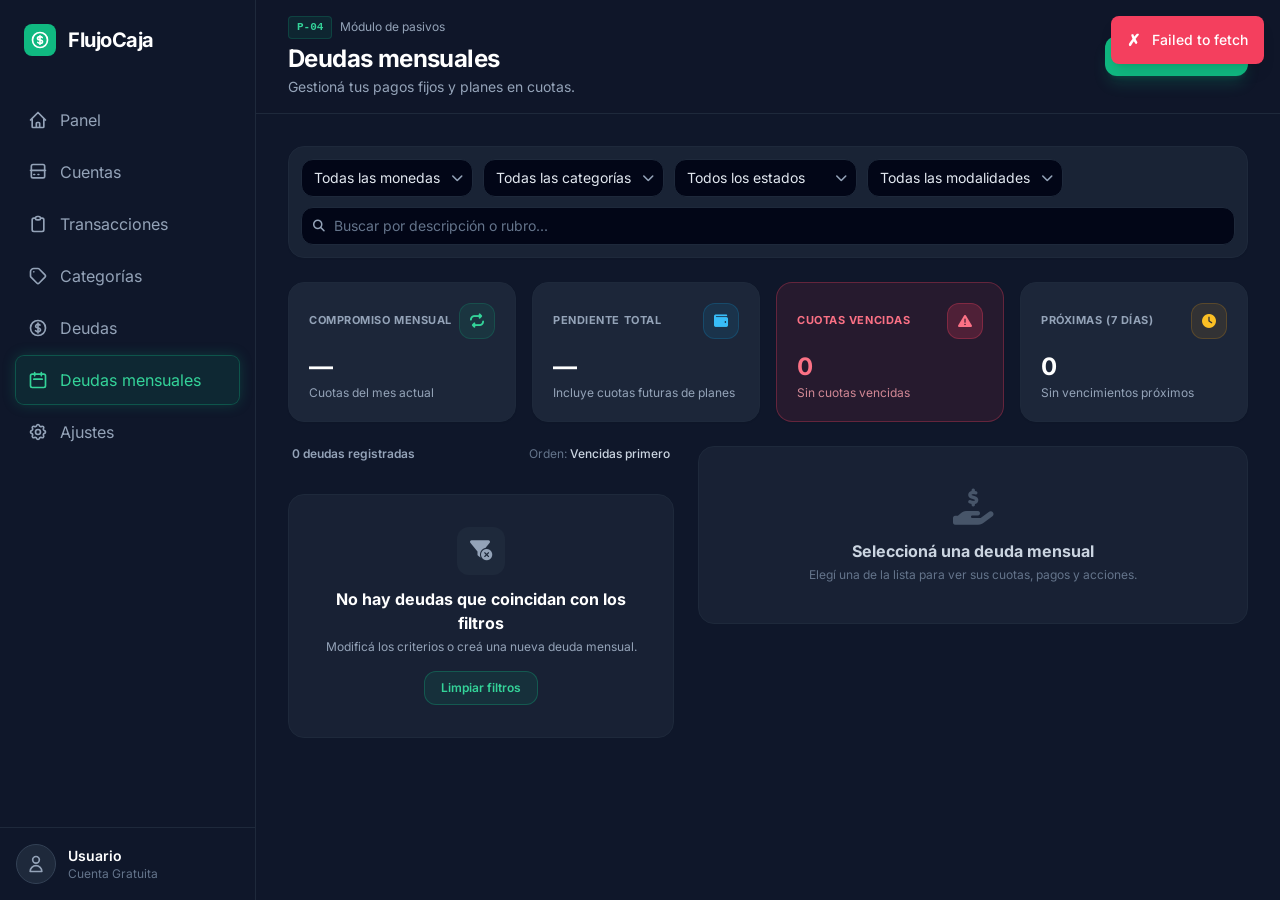
<file: web/pages/deudasMensuales.html>
<!DOCTYPE html>
<html lang="es" class="dark">

<head>
  <meta charset="UTF-8">
  <meta name="viewport" content="width=device-width, initial-scale=1.0">
  <title>Deudas mensuales - FlujoCaja</title>
  <script src="../vendor/tailwind.js"></script>
  <link rel="stylesheet" href="../vendor/fontawesome/css/all.min.css">
  <link rel="stylesheet" href="../css/fonts.css">
  <link rel="stylesheet" href="../css/deudasMensuales.css">
</head>

<body class="bg-slate-900 text-slate-200 min-h-screen flex overflow-hidden antialiased select-none">

  <aside class="w-64 bg-slate-900 text-white flex-col hidden md:flex border-r border-slate-800 flex-shrink-0"
    data-component="../components/sidemenu.html" data-purpose="sidebar"></aside>

  <main class="flex-1 flex flex-col min-w-0 h-screen overflow-y-auto bg-slate-900">

    <header class="sticky top-0 z-20 bg-slate-900/95 border-b border-slate-800 px-4 sm:px-6 lg:px-8 py-4 flex flex-col sm:flex-row sm:items-center sm:justify-between gap-4">
      <div>
        <div class="flex items-center gap-2 mb-1">
          <span class="px-2 py-0.5 rounded font-mono text-[11px] bg-emerald-500/10 text-emerald-400 border border-emerald-500/20 font-semibold">P-04</span>
          <span class="text-slate-400 text-xs">Módulo de pasivos</span>
        </div>
        <h2 class="text-xl sm:text-2xl font-bold tracking-tight text-white">Deudas mensuales</h2>
        <p class="text-xs sm:text-sm text-slate-400 mt-0.5">Gestioná tus pagos fijos y planes en cuotas.</p>
      </div>

      <div class="flex items-center gap-2 sm:gap-3 flex-wrap">
        <button id="dmBtnPagarAtrasadas" type="button"
          class="hidden items-center gap-2 px-4 py-2.5 rounded-xl text-sm font-semibold bg-rose-500/15 border border-rose-500/30 text-rose-400 hover:bg-rose-500/25 transition-all">
          <i class="fa-solid fa-triangle-exclamation text-sm"></i>
          <span id="dmBtnPagarAtrasadasTexto">Pagar atrasadas</span>
        </button>
        <button id="dmBtnNuevaDeuda" type="button"
          class="inline-flex items-center gap-2 px-4 py-2.5 rounded-xl text-sm font-bold bg-emerald-500 hover:bg-emerald-400 text-slate-950 transition-all shadow-lg shadow-emerald-500/20 active:scale-95">
          <i class="fa-solid fa-plus text-sm"></i>
          <span>Nueva deuda</span>
        </button>
      </div>
    </header>

    <div class="p-4 sm:p-6 lg:p-8 space-y-6 flex-1">

      <div class="p-3 bg-slate-800/70 border border-slate-800 rounded-2xl flex flex-wrap items-center gap-2.5 shadow-sm">
        <div class="relative">
          <select id="dmFiltroMoneda"
            class="appearance-none bg-slate-950 text-slate-200 text-xs md:text-sm py-2 pl-3 pr-8 rounded-xl border border-slate-800 hover:border-slate-700 focus:outline-none focus:border-emerald-500 cursor-pointer">
            <option value="todas">Todas las monedas</option>
          </select>
          <i class="fa-solid fa-chevron-down absolute right-2.5 top-1/2 -translate-y-1/2 text-slate-400 pointer-events-none text-xs"></i>
        </div>

        <div class="relative">
          <select id="dmFiltroTipo"
            class="appearance-none bg-slate-950 text-slate-200 text-xs md:text-sm py-2 pl-3 pr-8 rounded-xl border border-slate-800 hover:border-slate-700 focus:outline-none focus:border-emerald-500 cursor-pointer">
            <option value="todas">Todas las categorías</option>
          </select>
          <i class="fa-solid fa-chevron-down absolute right-2.5 top-1/2 -translate-y-1/2 text-slate-400 pointer-events-none text-xs"></i>
        </div>

        <div class="relative">
          <select id="dmFiltroEstado"
            class="appearance-none bg-slate-950 text-slate-200 text-xs md:text-sm py-2 pl-3 pr-8 rounded-xl border border-slate-800 hover:border-slate-700 focus:outline-none focus:border-emerald-500 cursor-pointer">
            <option value="todas">Todos los estados</option>
            <option value="vencidas">Con cuotas vencidas</option>
            <option value="activas">Activas</option>
            <option value="canceladas">Canceladas</option>
          </select>
          <i class="fa-solid fa-chevron-down absolute right-2.5 top-1/2 -translate-y-1/2 text-slate-400 pointer-events-none text-xs"></i>
        </div>

        <div class="relative">
          <select id="dmFiltroModalidad"
            class="appearance-none bg-slate-950 text-slate-200 text-xs md:text-sm py-2 pl-3 pr-8 rounded-xl border border-slate-800 hover:border-slate-700 focus:outline-none focus:border-emerald-500 cursor-pointer">
            <option value="todas">Todas las modalidades</option>
            <option value="recurrente">Recurrentes</option>
            <option value="cuotas">Planes en cuotas</option>
          </select>
          <i class="fa-solid fa-chevron-down absolute right-2.5 top-1/2 -translate-y-1/2 text-slate-400 pointer-events-none text-xs"></i>
        </div>

        <div class="relative flex-1 min-w-[220px]">
          <i class="fa-solid fa-magnifying-glass absolute left-3 top-1/2 -translate-y-1/2 text-slate-400 text-xs"></i>
          <input id="dmBusqueda" type="text" placeholder="Buscar por descripción o rubro..."
            class="w-full bg-slate-950 text-slate-200 placeholder:text-slate-500 text-xs md:text-sm py-2 pl-8 pr-3 rounded-xl border border-slate-800 hover:border-slate-700 focus:outline-none focus:border-emerald-500" />
        </div>

        <button id="dmBtnLimpiarFiltros" type="button"
          class="hidden px-3 py-2 rounded-xl bg-slate-800 hover:bg-slate-700 text-slate-300 text-xs md:text-sm font-medium items-center gap-1.5 transition-colors">
          <i class="fa-solid fa-xmark text-xs"></i>
          <span>Limpiar</span>
        </button>
      </div>

      <section class="grid grid-cols-1 sm:grid-cols-2 lg:grid-cols-4 gap-4">
        <div class="p-4 md:p-5 rounded-2xl bg-slate-800/90 border border-slate-800 flex flex-col justify-between shadow-sm">
          <div class="flex items-center justify-between">
            <span class="text-[11px] font-bold text-slate-400 tracking-wider uppercase">Compromiso mensual</span>
            <div class="w-9 h-9 rounded-xl bg-emerald-500/10 text-emerald-400 border border-emerald-500/20 flex items-center justify-center">
              <i class="fa-solid fa-repeat text-sm"></i>
            </div>
          </div>
          <div class="mt-3">
            <h3 id="dmResumenCompromiso" class="text-2xl font-bold text-white tracking-tight">—</h3>
            <p id="dmResumenCompromisoSub" class="text-xs text-slate-400 mt-0.5">Cuotas del mes actual</p>
          </div>
        </div>

        <div class="p-4 md:p-5 rounded-2xl bg-slate-800/90 border border-slate-800 flex flex-col justify-between shadow-sm">
          <div class="flex items-center justify-between">
            <span class="text-[11px] font-bold text-slate-400 tracking-wider uppercase">Pendiente total</span>
            <div class="w-9 h-9 rounded-xl bg-sky-500/10 text-sky-400 border border-sky-500/20 flex items-center justify-center">
              <i class="fa-solid fa-wallet text-sm"></i>
            </div>
          </div>
          <div class="mt-3">
            <h3 id="dmResumenPendiente" class="text-2xl font-bold text-white tracking-tight">—</h3>
            <p id="dmResumenPendienteSub" class="text-xs text-slate-400 mt-0.5">Incluye cuotas futuras de planes</p>
          </div>
        </div>

        <div id="dmCardVencidas" class="p-4 md:p-5 rounded-2xl bg-rose-500/10 border border-rose-500/30 flex flex-col justify-between shadow-sm">
          <div class="flex items-center justify-between">
            <span class="text-[11px] font-bold text-rose-400 tracking-wider uppercase">Cuotas vencidas</span>
            <div class="w-9 h-9 rounded-xl bg-rose-500/20 text-rose-400 border border-rose-500/30 flex items-center justify-center">
              <i class="fa-solid fa-triangle-exclamation text-sm"></i>
            </div>
          </div>
          <div class="mt-3">
            <h3 id="dmResumenVencidas" class="text-2xl font-bold text-rose-400 tracking-tight">0</h3>
            <p id="dmResumenVencidasSub" class="text-xs text-rose-300/80 mt-0.5">Sin cuotas vencidas</p>
          </div>
        </div>

        <div class="p-4 md:p-5 rounded-2xl bg-slate-800/90 border border-slate-800 flex flex-col justify-between shadow-sm">
          <div class="flex items-center justify-between">
            <span class="text-[11px] font-bold text-slate-400 tracking-wider uppercase">Próximas (7 días)</span>
            <div class="w-9 h-9 rounded-xl bg-amber-500/10 text-amber-400 border border-amber-500/20 flex items-center justify-center">
              <i class="fa-solid fa-clock text-sm"></i>
            </div>
          </div>
          <div class="mt-3">
            <h3 id="dmResumenProximas" class="text-2xl font-bold text-white tracking-tight">0</h3>
            <p id="dmResumenProximasSub" class="text-xs text-slate-400 mt-0.5">Sin vencimientos próximos</p>
          </div>
        </div>
      </section>

      <div class="grid grid-cols-1 lg:grid-cols-12 gap-6 items-start">
        <div class="lg:col-span-5 flex flex-col gap-4">
          <div class="flex items-center justify-between px-1">
            <span id="dmContadorLista" class="text-xs font-semibold text-slate-400">0 deudas registradas</span>
            <span class="text-xs text-slate-500">Orden: <strong class="text-slate-300 font-medium">Vencidas primero</strong></span>
          </div>

          <div class="flex flex-col gap-5">
            <div class="space-y-2.5 hidden" id="dmSeccionVencidas">
              <div class="flex items-center justify-between px-1">
                <span class="text-xs font-bold text-rose-400 tracking-wider uppercase flex items-center gap-1.5">
                  <i class="fa-solid fa-circle-exclamation text-rose-500 text-xs"></i>
                  <span>Con cuotas vencidas</span>
                  <span id="dmBadgeVencidas" class="px-1.5 py-0.5 rounded-full text-[10px] bg-rose-500/20 text-rose-300 border border-rose-500/30">0</span>
                </span>
              </div>
              <div id="dmListaVencidas" class="flex flex-col gap-3"></div>
            </div>

            <div class="space-y-2.5 hidden" id="dmSeccionActivas">
              <div class="flex items-center justify-between px-1">
                <span class="text-xs font-bold text-emerald-400 tracking-wider uppercase flex items-center gap-1.5">
                  <i class="fa-solid fa-circle-check text-emerald-500 text-xs"></i>
                  <span>Activas al día</span>
                  <span id="dmBadgeActivas" class="px-1.5 py-0.5 rounded-full text-[10px] bg-emerald-500/20 text-emerald-300 border border-emerald-500/30">0</span>
                </span>
              </div>
              <div id="dmListaActivas" class="flex flex-col gap-3"></div>
            </div>

            <div class="space-y-2.5 hidden" id="dmSeccionCanceladas">
              <button id="dmBtnCanceladas" type="button" class="w-full flex items-center justify-between px-1 py-1 text-left text-xs font-bold text-slate-400 tracking-wider uppercase hover:text-slate-200 transition-colors">
                <span class="flex items-center gap-1.5">
                  <i class="fa-solid fa-box-archive text-slate-500 text-xs"></i>
                  <span>Canceladas / historial</span>
                  <span id="dmBadgeCanceladas" class="px-1.5 py-0.5 rounded-full text-[10px] bg-slate-800 text-slate-400">0</span>
                </span>
                <i id="dmChevronCanceladas" class="fa-solid fa-chevron-down text-slate-500 text-xs transition-transform"></i>
              </button>
              <div id="dmListaCanceladas" class="flex flex-col gap-3 hidden"></div>
            </div>
          </div>

          <div id="dmListaVacia" class="hidden p-8 rounded-2xl bg-slate-800/60 border border-slate-800 text-center">
            <div class="w-12 h-12 mx-auto rounded-xl bg-slate-800 text-slate-400 flex items-center justify-center mb-3">
              <i class="fa-solid fa-filter-circle-xmark text-xl"></i>
            </div>
            <h4 class="text-base font-bold text-white">No hay deudas que coincidan con los filtros</h4>
            <p class="text-xs text-slate-400 mt-1">Modificá los criterios o creá una nueva deuda mensual.</p>
            <button type="button" id="dmBtnLimpiarVacio"
              class="mt-4 px-4 py-2 rounded-xl bg-emerald-500/10 border border-emerald-500/30 text-emerald-400 text-xs font-semibold hover:bg-emerald-500/20 transition-colors">
              Limpiar filtros
            </button>
          </div>
        </div>

        <div class="lg:col-span-7">
          <div id="dmDetalleVacio" class="bg-slate-800/60 border border-slate-800 rounded-2xl p-10 text-center">
            <i class="fa-solid fa-hand-holding-dollar text-slate-600 text-4xl mb-3"></i>
            <h3 class="text-base font-bold text-slate-300">Seleccioná una deuda mensual</h3>
            <p class="text-xs text-slate-500 mt-1">Elegí una de la lista para ver sus cuotas, pagos y acciones.</p>
          </div>
          <div id="dmDetalleContenido" class="hidden space-y-4"></div>
        </div>
      </div>
    </div>
  </main>

  <!-- Modal crear/editar plantilla -->
  <div id="dmModalDeuda" class="fixed inset-0 z-50 hidden custom-modal-backdrop flex items-center justify-center p-4 overflow-y-auto" role="dialog" aria-modal="true" aria-labelledby="dmModalDeudaTitulo">
    <div class="bg-slate-800 border border-slate-700 w-full max-w-lg rounded-2xl shadow-2xl p-6 modal-enter relative my-6">
      <div class="flex items-center justify-between pb-3 border-b border-slate-700 mb-4">
        <h3 id="dmModalDeudaTitulo" class="text-lg font-bold text-white flex items-center gap-2">
          <i class="fa-solid fa-hand-holding-dollar text-emerald-400"></i>
          <span>Nueva deuda mensual</span>
        </h3>
        <button type="button" class="text-slate-400 hover:text-white p-1 rounded-lg hover:bg-slate-700 transition-colors" data-dm-cerrar="dmModalDeuda">
          <i class="fa-solid fa-xmark text-lg"></i>
        </button>
      </div>

      <div class="grid grid-cols-2 gap-2 bg-slate-950 p-1.5 rounded-xl border border-slate-800 mb-4">
        <button type="button" id="dmTabRecurrente" class="py-2 px-3 rounded-lg text-xs font-bold flex items-center justify-center gap-2 transition-all">
          <i class="fa-solid fa-repeat"></i> Recurrente
        </button>
        <button type="button" id="dmTabPlan" class="py-2 px-3 rounded-lg text-xs font-semibold flex items-center justify-center gap-2 transition-all">
          <i class="fa-solid fa-layer-group"></i> Plan en cuotas
        </button>
      </div>

      <form id="dmFormDeuda" class="space-y-3.5">
        <input type="hidden" id="dmDeudaId">
        <input type="hidden" id="dmModoForm" value="recurrente">

        <div>
          <label for="dmDescripcion" class="block text-xs font-semibold text-slate-300 mb-1">Descripción *</label>
          <input id="dmDescripcion" type="text" placeholder="Ej. Alquiler, seguro del auto, notebook..."
            class="w-full bg-slate-950 border border-slate-700 focus:border-emerald-500 rounded-xl px-3.5 py-2 text-sm text-slate-200 placeholder-slate-500 focus:outline-none" />
        </div>

        <div class="grid grid-cols-1 sm:grid-cols-2 gap-3">
          <div>
            <label for="dmTipo" class="block text-xs font-semibold text-slate-300 mb-1">Categoría *</label>
            <select id="dmTipo" class="w-full bg-slate-950 border border-slate-700 focus:border-emerald-500 rounded-xl px-3.5 py-2 text-sm text-slate-200 focus:outline-none">
              <option value="">Seleccionar categoría</option>
            </select>
          </div>
          <div>
            <label for="dmSubtipo" class="block text-xs font-semibold text-slate-300 mb-1">Subtipo</label>
            <select id="dmSubtipo" class="w-full bg-slate-950 border border-slate-700 focus:border-emerald-500 rounded-xl px-3.5 py-2 text-sm text-slate-200 focus:outline-none">
              <option value="">Sin subtipo</option>
            </select>
          </div>
        </div>

        <div class="grid grid-cols-1 sm:grid-cols-2 gap-3">
          <div>
            <label for="dmEntidad" class="block text-xs font-semibold text-slate-300 mb-1">Entidad</label>
            <select id="dmEntidad" class="w-full bg-slate-950 border border-slate-700 focus:border-emerald-500 rounded-xl px-3.5 py-2 text-sm text-slate-200 focus:outline-none">
              <option value="">Sin entidad</option>
            </select>
          </div>
          <div>
            <label for="dmMoneda" class="block text-xs font-semibold text-slate-300 mb-1">Moneda *</label>
            <select id="dmMoneda" class="w-full bg-slate-950 border border-slate-700 focus:border-emerald-500 rounded-xl px-3.5 py-2 text-sm text-slate-200 focus:outline-none">
              <option value="">Seleccionar moneda</option>
            </select>
          </div>
        </div>

        <div id="dmCampoMontoCuota">
          <label for="dmMontoCuota" class="block text-xs font-semibold text-slate-300 mb-1">Monto por mes *</label>
          <div class="relative">
            <span class="absolute left-3.5 top-1/2 -translate-y-1/2 text-slate-500 text-sm">$</span>
            <input id="dmMontoCuota" type="number" min="0" step="0.01" placeholder="350000"
              class="w-full bg-slate-950 border border-slate-700 focus:border-emerald-500 rounded-xl pl-8 pr-3 py-2 text-sm text-slate-200 focus:outline-none" />
          </div>
        </div>

        <div id="dmCamposPlan" class="hidden grid grid-cols-2 gap-3 p-3 bg-slate-950 rounded-xl border border-slate-800">
          <div>
            <label for="dmMontoTotal" class="block text-xs font-semibold text-slate-300 mb-1">Monto total *</label>
            <input id="dmMontoTotal" type="number" min="0" step="0.01" placeholder="600000"
              class="w-full bg-slate-900 border border-slate-700 rounded-lg px-3 py-1.5 text-sm text-white focus:outline-none focus:border-emerald-500" />
          </div>
          <div>
            <label for="dmCuotasTotales" class="block text-xs font-semibold text-slate-300 mb-1">Total de cuotas *</label>
            <input id="dmCuotasTotales" type="number" min="1" max="120" value="6"
              class="w-full bg-slate-900 border border-slate-700 rounded-lg px-3 py-1.5 text-sm text-white focus:outline-none focus:border-emerald-500" />
          </div>
        </div>

        <div class="grid grid-cols-1 sm:grid-cols-3 gap-3">
          <div>
            <label for="dmFechaInicio" class="block text-xs font-semibold text-slate-300 mb-1">Fecha de inicio *</label>
            <input id="dmFechaInicio" type="date"
              class="w-full bg-slate-950 border border-slate-700 rounded-xl px-3 py-2 text-sm text-slate-200 focus:outline-none focus:border-emerald-500 [color-scheme:dark]" />
          </div>
          <div>
            <label for="dmDiaAparicion" class="block text-xs font-semibold text-slate-300 mb-1">Día de aparición</label>
            <input id="dmDiaAparicion" type="number" min="1" max="31" value="1"
              class="w-full bg-slate-950 border border-slate-700 rounded-xl px-3 py-2 text-sm text-slate-200 focus:outline-none focus:border-emerald-500" />
          </div>
          <div>
            <label for="dmDiaLimite" class="block text-xs font-semibold text-slate-300 mb-1">Día de vencimiento</label>
            <input id="dmDiaLimite" type="number" min="1" max="31" value="5"
              class="w-full bg-slate-950 border border-slate-700 rounded-xl px-3 py-2 text-sm text-slate-200 focus:outline-none focus:border-emerald-500" />
          </div>
        </div>

        <div>
          <label for="dmCuentaDefault" class="block text-xs font-semibold text-slate-300 mb-1">Cuenta de pago habitual</label>
          <select id="dmCuentaDefault" class="w-full bg-slate-950 border border-slate-700 focus:border-emerald-500 rounded-xl px-3.5 py-2 text-sm text-slate-200 focus:outline-none">
            <option value="">Sin cuenta predeterminada</option>
          </select>
        </div>

        <p id="dmErrorDeuda" class="hidden text-rose-400 text-xs font-medium"></p>
        <p id="dmAvisoEstructura" class="hidden p-2.5 rounded-lg bg-amber-500/10 border border-amber-500/20 text-amber-300 text-xs">
          Esta deuda ya tiene pagos: no podés cambiar modalidad, fecha de inicio, monto total ni cantidad de cuotas.
        </p>

        <div class="flex items-center justify-end gap-3 pt-3 border-t border-slate-700 mt-4">
          <button type="button" class="px-4 py-2 rounded-xl text-sm font-semibold text-slate-400 hover:text-white transition-colors" data-dm-cerrar="dmModalDeuda">
            Cancelar
          </button>
          <button id="dmBtnGuardarDeuda" type="submit" class="px-5 py-2 rounded-xl text-sm font-bold bg-emerald-500 hover:bg-emerald-400 text-slate-950 transition-colors shadow-md">
            Crear deuda
          </button>
        </div>
      </form>
    </div>
  </div>

  <!-- Modal pagar/editar pago de cuota -->
  <div id="dmModalPago" class="fixed inset-0 z-50 hidden custom-modal-backdrop flex items-center justify-center p-4 overflow-y-auto" role="dialog" aria-modal="true" aria-labelledby="dmModalPagoTitulo">
    <div class="bg-slate-800 border border-slate-700 w-full max-w-md rounded-2xl p-6 shadow-2xl modal-enter relative">
      <div class="flex items-start justify-between pb-3 border-b border-slate-700 mb-3">
        <div class="flex items-center gap-3">
          <div class="w-10 h-10 rounded-xl bg-emerald-500/15 border border-emerald-500/30 text-emerald-400 flex items-center justify-center">
            <i class="fa-solid fa-receipt text-lg"></i>
          </div>
          <div>
            <h3 id="dmModalPagoTitulo" class="text-base font-bold text-white">Pagar cuota</h3>
            <p id="dmModalPagoSub" class="text-xs text-slate-400">Registrar salida de dinero</p>
          </div>
        </div>
        <button type="button" class="text-slate-400 hover:text-white p-1 rounded-lg" data-dm-cerrar="dmModalPago">
          <i class="fa-solid fa-xmark text-lg"></i>
        </button>
      </div>

      <p id="dmPagoInfo" class="mb-3 p-2.5 rounded-lg bg-slate-950 border border-slate-800 text-xs text-slate-300"></p>

      <form id="dmFormPago" class="space-y-3.5">
        <input type="hidden" id="dmPagoCuotaId">
        <input type="hidden" id="dmPagoPagoId">

        <div>
          <label for="dmPagoMonto" class="block text-xs font-semibold text-slate-400 mb-1">Monto del pago</label>
          <div class="relative">
            <span class="absolute left-3.5 top-1/2 -translate-y-1/2 text-slate-400 text-sm">$</span>
            <input id="dmPagoMonto" type="number" min="0" step="0.01" required
              class="w-full bg-slate-950 text-white text-base py-2.5 pl-8 pr-3 rounded-xl border border-slate-700 focus:outline-none focus:border-emerald-500" />
          </div>
          <p class="text-[11px] text-slate-500 mt-1">El pago debe ser completo, igual al monto de la cuota.</p>
        </div>

        <div>
          <label for="dmPagoCuenta" class="block text-xs font-semibold text-slate-400 mb-1">Cuenta de débito *</label>
          <select id="dmPagoCuenta" class="w-full bg-slate-950 text-slate-200 text-sm py-2.5 px-3 rounded-xl border border-slate-700 focus:outline-none focus:border-emerald-500">
            <option value="">Seleccionar cuenta</option>
          </select>
        </div>

        <div>
          <label for="dmPagoFecha" class="block text-xs font-semibold text-slate-400 mb-1">Fecha efectiva de pago</label>
          <input id="dmPagoFecha" type="date"
            class="w-full bg-slate-950 text-slate-200 text-sm py-2 px-3 rounded-xl border border-slate-700 focus:outline-none focus:border-emerald-500 [color-scheme:dark]" />
        </div>

        <div>
          <label for="dmPagoDescripcion" class="block text-xs font-semibold text-slate-400 mb-1">Nota o comprobante</label>
          <input id="dmPagoDescripcion" type="text" placeholder="Ej. Transferencia 99401"
            class="w-full bg-slate-950 text-slate-200 text-sm py-2 px-3 rounded-xl border border-slate-700 focus:outline-none focus:border-emerald-500" />
        </div>

        <p id="dmErrorPago" class="hidden text-rose-400 text-xs font-medium"></p>

        <div class="flex items-center justify-end gap-3 pt-3 border-t border-slate-700">
          <button type="button" class="px-4 py-2 rounded-xl text-sm font-semibold text-slate-400 hover:text-white transition-colors" data-dm-cerrar="dmModalPago">
            Cancelar
          </button>
          <button id="dmBtnPagar" type="submit" class="px-5 py-2 rounded-xl text-sm font-bold bg-emerald-500 hover:bg-emerald-400 text-slate-950 transition-colors shadow-md">
            Confirmar pago
          </button>
        </div>
      </form>
    </div>
  </div>

  <!-- Modal pagar atrasadas en bloque -->
  <div id="dmModalLote" class="fixed inset-0 z-50 hidden custom-modal-backdrop flex items-center justify-center p-4 overflow-y-auto" role="dialog" aria-modal="true" aria-labelledby="dmModalLoteTitulo">
    <div class="bg-slate-800 border border-slate-700 w-full max-w-lg rounded-2xl p-6 shadow-2xl modal-enter relative my-6">
      <div class="flex items-center justify-between pb-3 border-b border-slate-700 mb-3">
        <div class="flex items-center gap-3">
          <div class="w-10 h-10 rounded-xl bg-rose-500/15 border border-rose-500/30 text-rose-400 flex items-center justify-center">
            <i class="fa-solid fa-triangle-exclamation text-lg"></i>
          </div>
          <div>
            <h3 id="dmModalLoteTitulo" class="text-base font-bold text-white">Pagar cuotas atrasadas</h3>
            <p class="text-xs text-slate-400">Seleccioná las cuotas a regularizar</p>
          </div>
        </div>
        <button type="button" class="text-slate-400 hover:text-white p-1 rounded-lg" data-dm-cerrar="dmModalLote">
          <i class="fa-solid fa-xmark text-lg"></i>
        </button>
      </div>

      <div id="dmListaLote" class="space-y-2 max-h-64 overflow-y-auto pr-1"></div>
      <p id="dmLoteVacio" class="hidden text-xs text-slate-500 italic py-3">No hay cuotas vencidas para pagar.</p>

      <div class="space-y-3 pt-3">
        <div>
          <label for="dmLoteCuenta" class="block text-xs font-semibold text-slate-400 mb-1">Debitar desde cuenta *</label>
          <select id="dmLoteCuenta" class="w-full bg-slate-950 text-slate-200 text-sm py-2 px-3 rounded-xl border border-slate-700 focus:outline-none focus:border-emerald-500">
            <option value="">Seleccionar cuenta</option>
          </select>
        </div>
        <div class="grid grid-cols-1 sm:grid-cols-2 gap-3">
          <div>
            <label for="dmLoteFecha" class="block text-xs font-semibold text-slate-400 mb-1">Fecha de pago</label>
            <input id="dmLoteFecha" type="date" class="w-full bg-slate-950 text-slate-200 text-sm py-2 px-3 rounded-xl border border-slate-700 focus:outline-none focus:border-emerald-500 [color-scheme:dark]" />
          </div>
          <div>
            <label for="dmLoteDescripcion" class="block text-xs font-semibold text-slate-400 mb-1">Nota</label>
            <input id="dmLoteDescripcion" type="text" placeholder="Pago de atrasadas" class="w-full bg-slate-950 text-slate-200 text-sm py-2 px-3 rounded-xl border border-slate-700 focus:outline-none focus:border-emerald-500" />
          </div>
        </div>
        <div class="p-3 bg-rose-500/10 border border-rose-500/20 rounded-xl flex items-center justify-between">
          <span class="text-xs font-bold text-rose-300">Total a debitar</span>
          <span id="dmLoteTotal" class="text-base font-bold text-rose-400">—</span>
        </div>
      </div>

      <div class="flex items-center justify-end gap-3 pt-3 border-t border-slate-700 mt-3">
        <button type="button" class="px-4 py-2 rounded-xl text-sm font-semibold text-slate-400 hover:text-white transition-colors" data-dm-cerrar="dmModalLote">
          Cancelar
        </button>
        <button id="dmBtnPagarLote" type="button" class="px-5 py-2 rounded-xl text-sm font-bold bg-rose-500 hover:bg-rose-400 text-white transition-colors shadow-md">
          Pagar seleccionadas
        </button>
      </div>
    </div>
  </div>

  <!-- Confirmar cancelar -->
  <div id="dmModalCancelar" class="fixed inset-0 z-50 hidden custom-modal-backdrop flex items-center justify-center p-4 overflow-y-auto" role="dialog" aria-modal="true">
    <div class="bg-slate-800 w-full max-w-sm rounded-2xl border border-slate-700 shadow-2xl p-6 modal-enter relative text-center space-y-4">
      <div class="w-14 h-14 mx-auto rounded-2xl bg-amber-500/10 text-amber-400 border border-amber-500/30 flex items-center justify-center text-2xl">
        <i class="fa-solid fa-ban"></i>
      </div>
      <div>
        <h3 class="text-lg font-bold text-white">¿Cancelar esta deuda?</h3>
        <p id="dmCancelarInfo" class="text-xs text-slate-300 mt-2">—</p>
        <p class="text-[11px] text-slate-400 mt-2">Se conservarán las cuotas pagadas y se cancelarán las futuras.</p>
      </div>
      <div class="flex items-center gap-3 pt-2">
        <button type="button" class="flex-1 py-2.5 rounded-xl text-sm font-semibold text-slate-300 hover:bg-slate-700 transition-colors" data-dm-cerrar="dmModalCancelar">Volver</button>
        <button id="dmBtnConfirmarCancelar" type="button" class="flex-1 py-2.5 rounded-xl text-sm font-bold bg-amber-500 hover:bg-amber-400 text-slate-950 transition-colors">Cancelar deuda</button>
      </div>
    </div>
  </div>

  <!-- Confirmar eliminar -->
  <div id="dmModalEliminar" class="fixed inset-0 z-50 hidden custom-modal-backdrop flex items-center justify-center p-4 overflow-y-auto" role="dialog" aria-modal="true">
    <div class="bg-slate-800 w-full max-w-sm rounded-2xl border border-slate-700 shadow-2xl p-6 modal-enter relative text-center space-y-4">
      <div class="w-14 h-14 mx-auto rounded-2xl bg-rose-500/10 text-rose-400 border border-rose-500/30 flex items-center justify-center text-2xl">
        <i class="fa-solid fa-trash-can"></i>
      </div>
      <div>
        <h3 class="text-lg font-bold text-white">¿Eliminar esta deuda?</h3>
        <p id="dmEliminarInfo" class="text-xs text-slate-300 mt-2">—</p>
        <p class="text-[11px] text-slate-400 mt-2">Se eliminarán sus cuotas, pagos y los movimientos vinculados.</p>
      </div>
      <div class="flex items-center gap-3 pt-2">
        <button type="button" class="flex-1 py-2.5 rounded-xl text-sm font-semibold text-slate-300 hover:bg-slate-700 transition-colors" data-dm-cerrar="dmModalEliminar">Cancelar</button>
        <button id="dmBtnConfirmarEliminar" type="button" class="flex-1 py-2.5 rounded-xl text-sm font-bold bg-rose-500 hover:bg-rose-600 text-white transition-colors">Eliminar</button>
      </div>
    </div>
  </div>

  <!-- Confirmar eliminar pago -->
  <div id="dmModalEliminarPago" class="fixed inset-0 z-50 hidden custom-modal-backdrop flex items-center justify-center p-4 overflow-y-auto" role="dialog" aria-modal="true">
    <div class="bg-slate-800 w-full max-w-sm rounded-2xl border border-slate-700 shadow-2xl p-6 modal-enter relative text-center space-y-4">
      <div class="w-14 h-14 mx-auto rounded-2xl bg-rose-500/10 text-rose-400 border border-rose-500/30 flex items-center justify-center text-2xl">
        <i class="fa-solid fa-trash-can"></i>
      </div>
      <div>
        <h3 class="text-lg font-bold text-white">¿Eliminar este pago?</h3>
        <p id="dmEliminarPagoInfo" class="text-xs text-slate-300 mt-2">—</p>
        <p class="text-[11px] text-slate-400 mt-2">Se eliminará el movimiento vinculado y la cuota volverá a pendiente.</p>
      </div>
      <div class="flex items-center gap-3 pt-2">
        <button type="button" class="flex-1 py-2.5 rounded-xl text-sm font-semibold text-slate-300 hover:bg-slate-700 transition-colors" data-dm-cerrar="dmModalEliminarPago">Cancelar</button>
        <button id="dmBtnConfirmarEliminarPago" type="button" class="flex-1 py-2.5 rounded-xl text-sm font-bold bg-rose-500 hover:bg-rose-600 text-white transition-colors">Eliminar pago</button>
      </div>
    </div>
  </div>

  <script src="../js/funciones.js"></script>
  <script src="../js/notificaciones.js"></script>
  <script src="../js/deudasMensuales.js"></script>
  <script src="../js/loadmenu.js"></script>
</body>

</html>
</file>
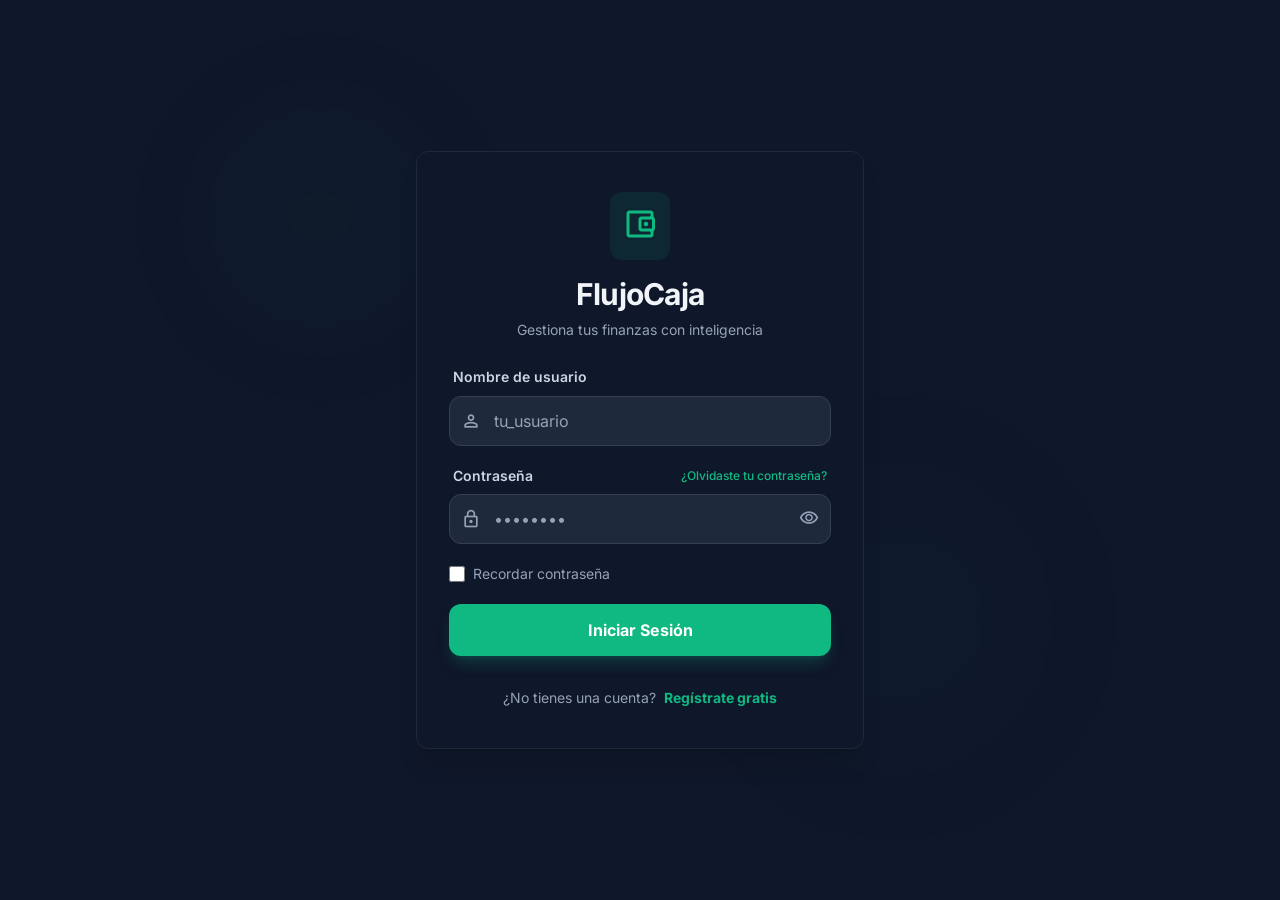
<file: web/pages/login.html>
<!DOCTYPE html>

<html class="dark" lang="es">

<head>
    <meta charset="utf-8" />
    <meta content="width=device-width, initial-scale=1.0" name="viewport" />
    <script src="../vendor/tailwind.js"></script>
    <link rel="stylesheet" href="../css/fonts.css" />
    <script id="tailwind-config">
        tailwind.config = {
            darkMode: "class",
            theme: {
                extend: {
                    colors: {
                        "primary": "#10b981",
                        "background-dark": "#0f172a",
                    },
                    borderRadius: {
                        "DEFAULT": "0.5rem",
                        "lg": "0.75rem",
                        "xl": "1rem",
                        "full": "9999px"
                    },
                },
            },
        }
    </script>
    <style>
        @view-transition {
            navigation: auto;
        }

        body {
            font-family: 'Inter', sans-serif;
            animation: page-fade-in .18s ease-out;
        }

        @keyframes page-fade-in {
            from { opacity: 0; }
            to { opacity: 1; }
        }
    </style>
</head>

<body class="bg-slate-50 dark:bg-background-dark min-h-screen flex items-center justify-center p-4">
    <div class="w-full max-w-md">
        <!-- Login Card -->
        <div
            class="bg-white dark:bg-slate-900 shadow-xl rounded-lg overflow-hidden border border-slate-200 dark:border-slate-800">
            <!-- Header Section with Logo -->
            <div class="pt-10 pb-6 flex flex-col items-center">
                <div class="bg-primary/10 p-3 rounded-lg mb-4">
                    <span class="material-symbols-outlined text-primary text-4xl">
                        account_balance_wallet
                    </span>
                </div>
                <h1 class="text-3xl font-bold text-slate-900 dark:text-slate-100 tracking-tight">FlujoCaja</h1>
                <p class="text-slate-500 dark:text-slate-400 mt-2 text-sm">Gestiona tus finanzas con inteligencia</p>
            </div>
            <!-- Login Form -->
            <div class="px-8 pb-10">
                <form id="formLogin" class="space-y-5">
                    <!-- Username Field -->
                    <div class="space-y-2">
                        <label class="text-sm font-semibold text-slate-700 dark:text-slate-300 ml-1">
                            Nombre de usuario
                        </label>
                        <div class="relative">
                            <span
                                class="material-symbols-outlined absolute left-3 top-1/2 -translate-y-1/2 text-slate-400 text-xl">
                                person
                            </span>
                            <input 
                                id="inputUsername"
                                class="w-full pl-11 pr-4 py-3 bg-slate-50 dark:bg-slate-800 border border-slate-200 dark:border-slate-700 rounded-lg focus:ring-2 focus:ring-primary/20 focus:border-primary outline-none transition-all text-slate-900 dark:text-slate-100 placeholder:text-slate-400"
                                name="username" placeholder="tu_usuario" type="text" />
                        </div>
                    </div>
                    <!-- Password Field -->
                    <div class="space-y-2">
                        <div class="flex justify-between items-center px-1">
                            <label class="text-sm font-semibold text-slate-700 dark:text-slate-300" for="inputPassword">
                                Contraseña
                            </label>
                            <a class="text-xs font-medium text-primary hover:underline" href="#">
                                ¿Olvidaste tu contraseña?
                            </a>
                        </div>
                        <div class="relative">
                            <span
                                class="material-symbols-outlined absolute left-3 top-1/2 -translate-y-1/2 text-slate-400 text-xl">
                                lock
                            </span>
                            <input
                                id="inputPassword"
                                class="w-full pl-11 pr-12 py-3 bg-slate-50 dark:bg-slate-800 border border-slate-200 dark:border-slate-700 rounded-lg focus:ring-2 focus:ring-primary/20 focus:border-primary outline-none transition-all text-slate-900 dark:text-slate-100 placeholder:text-slate-400"
                                name="password" placeholder="••••••••" type="password" />
                            <button
                                id="btnTogglePassword"
                                class="absolute right-3 top-1/2 -translate-y-1/2 text-slate-400 hover:text-slate-600 dark:hover:text-slate-200"
                                type="button">
                                <span class="material-symbols-outlined text-xl">
                                    visibility
                                </span>
                            </button>
                        </div>
                    </div>
                    <!-- Remember Me Checkbox -->
                    <div class="flex items-center gap-2">
                        <input 
                            id="inputRecordar"
                            type="checkbox" 
                            class="w-4 h-4 rounded border-slate-300 dark:border-slate-600 bg-slate-50 dark:bg-slate-800 text-primary cursor-pointer" />
                        <label for="inputRecordar" class="text-sm text-slate-600 dark:text-slate-400 cursor-pointer">
                            Recordar contraseña
                        </label>
                    </div>
                    <!-- Submit Button -->
                    <button
                        id="btnLogin"
                        class="w-full bg-primary hover:bg-primary/90 text-white font-bold py-3.5 rounded-lg shadow-lg shadow-primary/20 transition-all active:scale-[0.98] mt-2"
                        type="button">
                        Iniciar Sesión
                    </button>
                </form>
                <!-- Footer Links -->
                <div class="mt-8 text-center">
                    <p class="text-slate-500 dark:text-slate-400 text-sm">
                        ¿No tienes una cuenta?
                        <a class="text-primary font-bold hover:underline ml-1" href="./CrearCuenta.html">Regístrate gratis</a>
                    </p>
                </div>
            </div>
        </div>
        <!-- Decorative background elements (subtle) -->
        <div class="fixed top-0 left-0 -z-10 w-full h-full opacity-30 pointer-events-none">
            <div class="absolute top-[10%] left-[15%] w-64 h-64 bg-primary/10 rounded-full blur-3xl"></div>
            <div class="absolute bottom-[10%] right-[15%] w-96 h-96 bg-primary/5 rounded-full blur-3xl"></div>
        </div>
    </div>
</body>

</html>
<script src="../js/funciones.js"></script>
<script src="../js/validacion.js"></script>
<script src="../js/notificaciones.js"></script>
<script src="../js/login.js"></script>
</file>
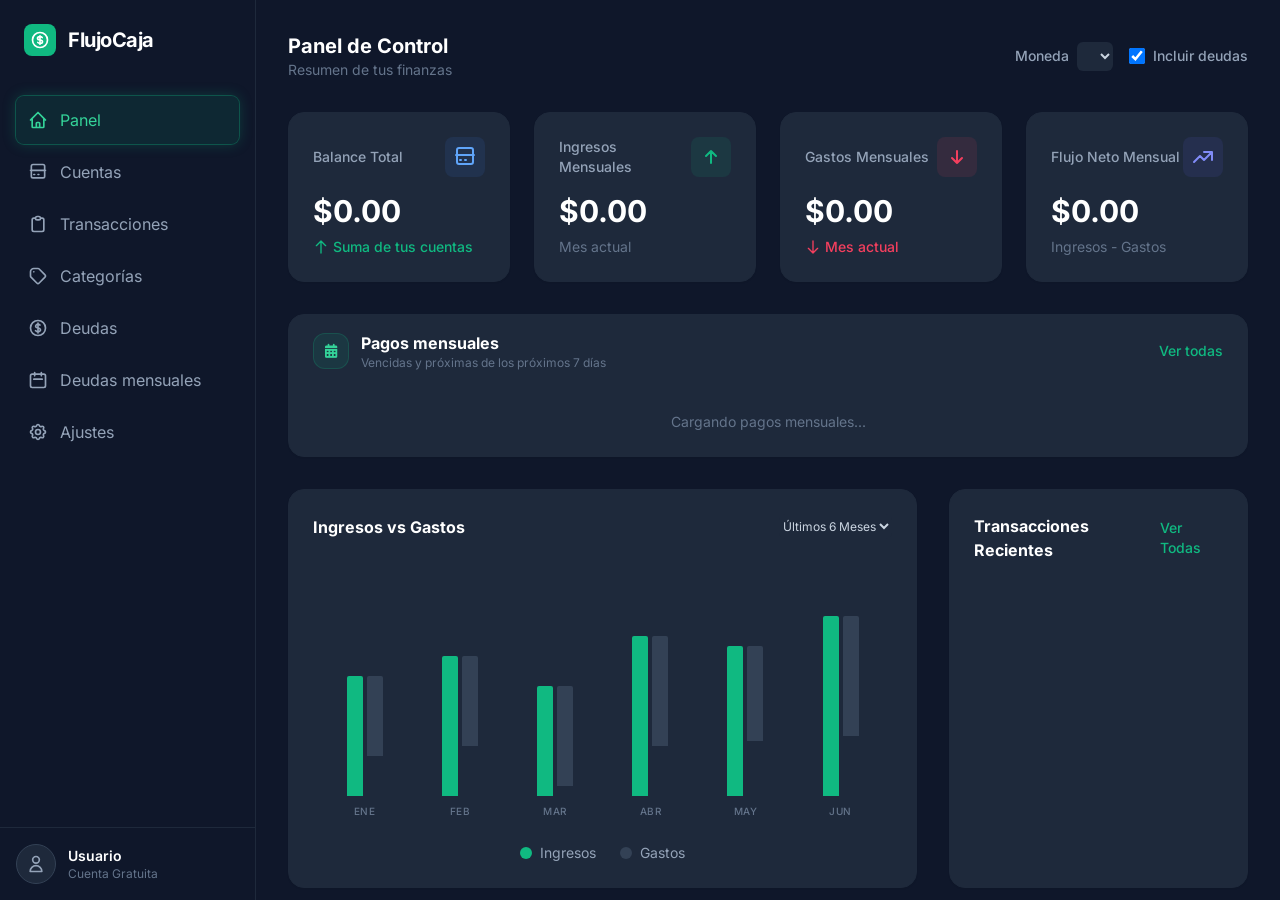
<file: web/pages/panelControl.html>
<!DOCTYPE html>

<html class="dark" lang="es">

<head>
    <meta charset="utf-8" />
    <meta content="width=device-width, initial-scale=1.0" name="viewport" />
    <title>FlujoCaja - Panel de Finanzas Personales</title>
    <!-- Tailwind local -->
    <script src="../vendor/tailwind.js"></script>
    <!-- Fuentes locales -->
    <link rel="stylesheet" href="../css/fonts.css" />
    <!-- Font Awesome local -->
    <link rel="stylesheet" href="../vendor/fontawesome/css/all.min.css" />
    <script>
        tailwind.config = {
            darkMode: 'class',
            theme: {
                extend: {
                    colors: {
                        brand: {
                            DEFAULT: '#10b77f',
                            600: '#059666',
                        }
                    },
                    borderRadius: {
                        'lg': '0.5rem',
                        'xl': '0.75rem',
                        '2xl': '1rem',
                    },
                    fontFamily: {
                        sans: ['Inter', 'sans-serif'],
                    },
                }
            }
        }
    </script>
    <style data-purpose="global-styles">
        @view-transition {
            navigation: auto;
        }

        body {
            font-family: 'Inter', sans-serif;
            background-color: #0f172a;
            animation: page-fade-in .18s ease-out;
        }

        @keyframes page-fade-in {
            from { opacity: 0; }
            to { opacity: 1; }
        }

        .income-active {
            color: #10b77f;
            border-bottom: 2px solid #10b77f;
        }

        .expense-active {
            color: #ef4444;
            border-bottom: 2px solid #ef4444;
        }
    </style>
</head>

<body class="flex h-screen overflow-hidden text-slate-200">
    <!-- BEGIN: Sidebar Navigation -->
    <aside class="w-64 bg-slate-900 text-white flex flex-col hidden md:flex border-r border-slate-800"
        data-component="../components/sidemenu.html" data-purpose="sidebar"> </aside>
    <!-- END: Sidebar Navigation -->
    <!-- BEGIN: Main Content -->
    <main class="flex-1 overflow-y-auto bg-slate-900" data-purpose="main-dashboard-area">
        <!-- BEGIN: Header -->
        <div class="px-8 pt-8 flex items-center justify-between">
            <div>
                <h1 class="text-xl font-bold text-white">Panel de Control</h1>
                <p class="text-sm text-slate-500">Resumen de tus finanzas</p>
            </div>
            <div class="flex items-center gap-4">
                <div class="flex items-center gap-2">
                    <label class="text-sm font-medium text-slate-400" for="filtroMoneda">Moneda</label>
                    <select id="filtroMoneda"
                        class="text-xs border-slate-700 rounded-md py-1.5 px-2 bg-slate-800 text-slate-300">
                    </select>
                </div>
                <label for="toggleDeudas" class="flex items-center gap-2 cursor-pointer select-none"
                    title="Incluir los movimientos de deuda en ingresos, gastos, flujo neto y gráficos">
                    <input type="checkbox" id="toggleDeudas" checked
                        class="w-4 h-4 rounded border-slate-600 bg-slate-800 text-brand focus:ring-2 focus:ring-brand" />
                    <span class="text-sm font-medium text-slate-400">Incluir deudas</span>
                </label>
            </div>
        </div>
        <!-- END: Header -->
        <div class="p-8 space-y-8">
            <!-- BEGIN: Key Metric Cards -->
            <section class="grid grid-cols-1 md:grid-cols-2 xl:grid-cols-4 gap-6" data-purpose="stat-cards">
                <!-- Total Balance Card -->
                <div class="bg-slate-800 p-6 rounded-2xl shadow-sm border border-slate-800">
                    <div class="flex items-center justify-between mb-4">
                        <span class="text-sm font-medium text-slate-400">Balance Total</span>
                        <div class="p-2 bg-blue-500/10 text-blue-400 rounded-lg">
                            <svg class="h-6 w-6" fill="none" stroke="currentColor" viewbox="0 0 24 24"
                                xmlns="http://www.w3.org/2000/svg">
                                <path
                                    d="M3 10h18M7 15h1m4 0h1m-7 4h12a2 2 0 002-2V5a2 2 0 00-2-2H6a2 2 0 00-2 2v12a2 2 0 002 2z"
                                    stroke-linecap="round" stroke-linejoin="round" stroke-width="2"></path>
                            </svg>
                        </div>
                    </div>
                    <div class="text-3xl font-bold text-white" id="saldoTotal">$0.00</div>
                    <div class="mt-2 text-sm text-emerald-500 font-medium flex items-center">
                        <svg class="h-4 w-4 mr-1" fill="none" stroke="currentColor" viewbox="0 0 24 24"
                            xmlns="http://www.w3.org/2000/svg">
                            <path d="M5 10l7-7m0 0l7 7m-7-7v18" stroke-linecap="round" stroke-linejoin="round"
                                stroke-width="2"></path>
                        </svg>
                        <span id="saldoTotalSub">Suma de tus cuentas</span>
                    </div>
                </div>
                <!-- Monthly Income Card -->
                <div class="bg-slate-800 p-6 rounded-2xl shadow-sm border border-slate-800">
                    <div class="flex items-center justify-between mb-4">
                        <span class="text-sm font-medium text-slate-400">Ingresos Mensuales</span>
                        <div class="p-2 bg-emerald-500/10 text-emerald-500 rounded-lg">
                            <svg class="h-6 w-6" fill="none" stroke="currentColor" viewbox="0 0 24 24"
                                xmlns="http://www.w3.org/2000/svg">
                                <path d="M7 11l5-5m0 0l5 5m-5-5v12" stroke-linecap="round" stroke-linejoin="round"
                                    stroke-width="2"></path>
                            </svg>
                        </div>
                    </div>
                    <div class="text-3xl font-bold text-white" id="ingresosMes">$0.00</div>
                    <div class="mt-2 text-sm text-slate-500" id="ingresosMesSub">Mes actual</div>
                </div>
                <!-- Monthly Expenses Card -->
                <div class="bg-slate-800 p-6 rounded-2xl shadow-sm border border-slate-800">
                    <div class="flex items-center justify-between mb-4">
                        <span class="text-sm font-medium text-slate-400">Gastos Mensuales</span>
                        <div class="p-2 bg-rose-500/10 text-rose-500 rounded-lg">
                            <svg class="h-6 w-6" fill="none" stroke="currentColor" viewbox="0 0 24 24"
                                xmlns="http://www.w3.org/2000/svg">
                                <path d="M17 13l-5 5m0 0l-5-5m5 5V6" stroke-linecap="round" stroke-linejoin="round"
                                    stroke-width="2"></path>
                            </svg>
                        </div>
                    </div>
                    <div class="text-3xl font-bold text-white" id="gastosMes">$0.00</div>
                    <div class="mt-2 text-sm text-rose-500 font-medium flex items-center">
                        <svg class="h-4 w-4 mr-1" fill="none" stroke="currentColor" viewbox="0 0 24 24"
                            xmlns="http://www.w3.org/2000/svg">
                            <path d="M19 14l-7 7m0 0l-7-7m7 7V3" stroke-linecap="round" stroke-linejoin="round"
                                stroke-width="2"></path>
                        </svg>
                        <span id="gastosMesSub">Mes actual</span>
                    </div>
                </div>
                <!-- Monthly Net Flow Card -->
                <div class="bg-slate-800 p-6 rounded-2xl shadow-sm border border-slate-800">
                    <div class="flex items-center justify-between mb-4">
                        <span class="text-sm font-medium text-slate-400">Flujo Neto Mensual</span>
                        <div class="p-2 bg-indigo-500/10 text-indigo-400 rounded-lg">
                            <svg class="h-6 w-6" fill="none" stroke="currentColor" viewbox="0 0 24 24"
                                xmlns="http://www.w3.org/2000/svg">
                                <path d="M13 7h8m0 0v8m0-8l-8 8-4-4-6 6" stroke-linecap="round"
                                    stroke-linejoin="round" stroke-width="2"></path>
                            </svg>
                        </div>
                    </div>
                    <div class="text-3xl font-bold text-white" id="flujoNeto">$0.00</div>
                    <div class="mt-2 text-sm text-slate-500" id="flujoNetoSub">Ingresos - Gastos</div>
                </div>
            </section>
            <!-- END: Key Metric Cards -->
            <!-- BEGIN: Pagos mensuales -->
            <section class="bg-slate-800 rounded-2xl shadow-sm border border-slate-800" data-purpose="monthly-payments">
                <div class="flex flex-wrap items-center justify-between gap-3 px-6 py-4 border-b border-slate-800">
                    <div class="flex items-center gap-3">
                        <div class="w-9 h-9 rounded-xl bg-emerald-500/10 text-emerald-400 border border-emerald-500/20 flex items-center justify-center">
                            <i class="fa-solid fa-calendar-days text-sm"></i>
                        </div>
                        <div>
                            <h3 class="font-bold text-white">Pagos mensuales</h3>
                            <p class="text-xs text-slate-500">Vencidas y próximas de los próximos 7 días</p>
                        </div>
                    </div>
                    <div class="flex items-center gap-3">
                        <span id="panelPagosMensualesResumen" class="text-xs text-slate-500"></span>
                        <a href="deudasMensuales.html" class="text-sm text-emerald-500 hover:underline font-medium">Ver todas</a>
                    </div>
                </div>
                <div id="listaPagosMensuales" class="divide-y divide-slate-800">
                    <div class="p-6 text-center text-slate-500 text-sm">Cargando pagos mensuales...</div>
                </div>
            </section>
            <!-- END: Pagos mensuales -->
            <div class="grid grid-cols-1 lg:grid-cols-3 gap-8">
                <!-- BEGIN: Income vs Expenses Chart -->
                <section class="lg:col-span-2 bg-slate-800 p-6 rounded-2xl shadow-sm border border-slate-800"
                    data-purpose="chart-container">
                    <div class="flex items-center justify-between mb-6">
                        <h3 class="font-bold text-white">Ingresos vs Gastos</h3>
                        <select id="rangoGrafico" class="text-xs border-slate-700 rounded-md py-1 bg-slate-800 text-slate-300">
                            <option value="6m">Últimos 6 Meses</option>
                            <option value="1y">Último Año</option>
                        </select>
                    </div>
                    <div class="h-64 flex items-end justify-between space-x-2 px-2" id="bar-chart">
                        <!-- Simplified Bar Chart Representation -->
                        <div class="flex flex-col items-center flex-1 space-y-2">
                            <div class="w-full flex justify-center space-x-1">
                                <div class="w-4 bg-emerald-500 rounded-t-sm" style="height: 120px;"></div>
                                <div class="w-4 bg-slate-700 rounded-t-sm" style="height: 80px;"></div>
                            </div>
                            <span class="text-[10px] text-slate-500 font-medium uppercase tracking-wider">Ene</span>
                        </div>
                        <div class="flex flex-col items-center flex-1 space-y-2">
                            <div class="w-full flex justify-center space-x-1">
                                <div class="w-4 bg-emerald-500 rounded-t-sm" style="height: 140px;"></div>
                                <div class="w-4 bg-slate-700 rounded-t-sm" style="height: 90px;"></div>
                            </div>
                            <span class="text-[10px] text-slate-500 font-medium uppercase tracking-wider">Feb</span>
                        </div>
                        <div class="flex flex-col items-center flex-1 space-y-2">
                            <div class="w-full flex justify-center space-x-1">
                                <div class="w-4 bg-emerald-500 rounded-t-sm" style="height: 110px;"></div>
                                <div class="w-4 bg-slate-700 rounded-t-sm" style="height: 100px;"></div>
                            </div>
                            <span class="text-[10px] text-slate-500 font-medium uppercase tracking-wider">Mar</span>
                        </div>
                        <div class="flex flex-col items-center flex-1 space-y-2">
                            <div class="w-full flex justify-center space-x-1">
                                <div class="w-4 bg-emerald-500 rounded-t-sm" style="height: 160px;"></div>
                                <div class="w-4 bg-slate-700 rounded-t-sm" style="height: 110px;"></div>
                            </div>
                            <span class="text-[10px] text-slate-500 font-medium uppercase tracking-wider">Abr</span>
                        </div>
                        <div class="flex flex-col items-center flex-1 space-y-2">
                            <div class="w-full flex justify-center space-x-1">
                                <div class="w-4 bg-emerald-500 rounded-t-sm" style="height: 150px;"></div>
                                <div class="w-4 bg-slate-700 rounded-t-sm" style="height: 95px;"></div>
                            </div>
                            <span class="text-[10px] text-slate-500 font-medium uppercase tracking-wider">May</span>
                        </div>
                        <div class="flex flex-col items-center flex-1 space-y-2">
                            <div class="w-full flex justify-center space-x-1">
                                <div class="w-4 bg-emerald-500 rounded-t-sm" style="height: 180px;"></div>
                                <div class="w-4 bg-slate-700 rounded-t-sm" style="height: 120px;"></div>
                            </div>
                            <span class="text-[10px] text-slate-500 font-medium uppercase tracking-wider">Jun</span>
                        </div>
                    </div>
                    <div class="mt-6 flex justify-center space-x-6 text-sm">
                        <div class="flex items-center">
                            <span class="w-3 h-3 bg-emerald-500 rounded-full mr-2"></span>
                            <span class="text-slate-400">Ingresos</span>
                        </div>
                        <div class="flex items-center">
                            <span class="w-3 h-3 bg-slate-700 rounded-full mr-2"></span>
                            <span class="text-slate-400">Gastos</span>
                        </div>
                    </div>
                </section>
                <!-- END: Income vs Expenses Chart -->
                <!-- BEGIN: Recent Transactions -->
                <section class="bg-slate-800 rounded-2xl shadow-sm border border-slate-800 flex flex-col"
                    data-purpose="transactions-list">
                    <div class="p-6 border-b border-slate-800 flex items-center justify-between">
                        <h3 class="font-bold text-white">Transacciones Recientes</h3>
                        <a class="text-sm text-emerald-500 hover:underline font-medium" href="#">Ver Todas</a>
                    </div>
                    <div class="flex-1 overflow-y-auto px-2" id="listaTransacciones">
                    </div>
                </section>
                <!-- END: Recent Transactions -->
            </div>
            <!-- BEGIN: Expenses by Category -->
            <section class="bg-slate-800 p-6 rounded-2xl shadow-sm border border-slate-800"
                data-purpose="expenses-by-category">
                <div class="flex items-center justify-between mb-6">
                    <h3 class="font-bold text-white">Gastos por Categoría</h3>
                    <span class="text-xs text-slate-500 font-medium">Este mes</span>
                </div>
                <div class="space-y-4" id="categoriasGasto">
                </div>
            </section>
            <!-- END: Expenses by Category -->
            <!-- BEGIN: Movimientos Table -->
            <section class="bg-slate-800 rounded-2xl shadow-sm border border-slate-800 overflow-hidden" data-purpose="movements-table">
              <div class="flex flex-wrap items-center justify-between gap-3 px-6 py-4 border-b border-slate-800">
                <h3 class="font-bold text-white">Movimientos</h3>
                <div class="flex items-center gap-3">
                  <span class="text-sm text-slate-500" id="totalMovimientos"></span>
                  <button type="button" id="btnExportarCSV"
                    class="px-3 py-1.5 rounded-lg bg-slate-800 text-slate-300 text-sm font-semibold hover:bg-slate-700 transition-colors">
                    Exportar CSV
                  </button>
                  <label for="inputImportarCSV"
                    class="px-3 py-1.5 rounded-lg bg-slate-800 text-slate-300 text-sm font-semibold hover:bg-slate-700 transition-colors cursor-pointer">
                    Importar CSV
                  </label>
                  <input type="file" id="inputImportarCSV" accept=".csv" class="hidden" />
                </div>
              </div>
              <div class="flex flex-wrap items-end gap-3 px-6 py-3 border-b border-slate-800">
                <div>
                  <label class="block text-xs font-medium text-slate-500 mb-1" for="filtroCuenta">Cuenta</label>
                  <select id="filtroCuenta"
                    class="px-3 py-2 rounded-lg bg-slate-950 border-slate-800 text-slate-200 focus:ring-2 focus:ring-brand focus:border-brand transition-all">
                    <option value="">Todas</option>
                  </select>
                </div>
                <div>
                  <label class="block text-xs font-medium text-slate-500 mb-1" for="filtroDesde">Desde</label>
                  <input type="date" id="filtroDesde"
                    class="px-3 py-2 rounded-lg bg-slate-950 border-slate-800 text-slate-200 focus:ring-2 focus:ring-brand focus:border-brand transition-all [color-scheme:dark]" />
                </div>
                <div>
                  <label class="block text-xs font-medium text-slate-500 mb-1" for="filtroHasta">Hasta</label>
                  <input type="date" id="filtroHasta"
                    class="px-3 py-2 rounded-lg bg-slate-950 border-slate-800 text-slate-200 focus:ring-2 focus:ring-brand focus:border-brand transition-all [color-scheme:dark]" />
                </div>
                <button type="button" id="btnLimpiarFiltros"
                  class="px-3 py-2 rounded-lg bg-slate-800 text-slate-300 text-sm font-semibold hover:bg-slate-700 transition-colors">
                  Limpiar
                </button>
              </div>
              <div class="overflow-x-auto">
                <table class="w-full text-left">
                  <thead class="text-xs uppercase tracking-wider text-slate-500 border-b border-slate-800">
                    <tr>
                      <th class="px-4 py-3">Fecha</th>
                      <th class="px-4 py-3">Tipo</th>
                      <th class="px-4 py-3">Cuenta</th>
                      <th class="px-4 py-3 text-right">Monto</th>
                      <th class="px-4 py-3 text-right">Acciones</th>
                    </tr>
                  </thead>
                  <tbody id="tbodyMovimientos" class="divide-y divide-slate-800"></tbody>
                </table>
              </div>
            </section>
            <!-- END: Movimientos Table -->
        </div>
    </main>
    <!-- END: Main Content -->
    <!-- BEGIN: Modal Editar -->
    <div id="modalEditar" class="hidden fixed inset-0 z-50 flex items-center justify-center p-4 bg-black/60">
      <div class="bg-slate-800 rounded-xl border border-slate-800 shadow-xl w-full max-w-md p-6 max-h-[90vh] overflow-y-auto">
        <div class="flex items-center justify-between mb-6">
          <h2 class="text-lg font-bold text-white">Editar Movimiento</h2>
          <button type="button" data-cerrar-edicion class="text-slate-500 hover:text-slate-300 transition-colors text-xl">
            &times;
          </button>
        </div>
        <div class="flex border-b border-slate-800 mb-5">
          <button type="button" class="flex-1 py-3 text-center font-semibold expense-active transition-all"
            id="editExpenseTab" onclick="setTipoEditar('expense')">
            <i class="fa-solid fa-arrow-up-from-bracket mr-2"></i>Gasto
          </button>
          <button type="button"
            class="flex-1 py-3 text-center font-semibold text-slate-500 hover:bg-slate-800/50 transition-all"
            id="editIncomeTab" onclick="setTipoEditar('income')">
            <i class="fa-solid fa-arrow-down-to-bracket mr-2"></i>Ingreso
          </button>
        </div>
        <form id="formEditar" class="space-y-4">
          <div>
            <label class="block text-sm font-medium text-slate-400 mb-1" for="editAmount">Monto</label>
            <input id="editAmount" type="number" step="0.01"
              class="w-full px-4 py-2 rounded-lg bg-slate-950 border-slate-800 text-slate-200 focus:ring-2 focus:ring-brand focus:border-brand transition-all" />
          </div>
          <div>
            <label class="block text-sm font-medium text-slate-400 mb-1" for="editDate">Fecha</label>
            <input id="editDate" type="date"
              class="w-full px-4 py-2 rounded-lg bg-slate-950 border-slate-800 text-slate-200 focus:ring-2 focus:ring-brand focus:border-brand transition-all [color-scheme:dark]" />
          </div>
          <div>
            <label class="block text-sm font-medium text-slate-400 mb-1" for="editAccount">Cuenta</label>
            <select id="editAccount"
              class="w-full px-4 py-2 rounded-lg bg-slate-950 border-slate-800 text-slate-200 focus:ring-2 focus:ring-brand focus:border-brand transition-all">
              <option value="">Seleccionar cuenta</option>
            </select>
          </div>
          <div>
            <label class="block text-sm font-medium text-slate-400 mb-1" for="editCategory">Categoría</label>
            <select id="editCategory"
              class="w-full px-4 py-2 rounded-lg bg-slate-950 border-slate-800 text-slate-200 focus:ring-2 focus:ring-brand focus:border-brand transition-all">
              <option value="">Seleccionar tipo</option>
            </select>
          </div>
          <div>
            <label class="block text-sm font-medium text-slate-400 mb-1" for="editSubtipo">Subtipo</label>
            <select id="editSubtipo"
              class="w-full px-4 py-2 rounded-lg bg-slate-950 border-slate-800 text-slate-200 focus:ring-2 focus:ring-brand focus:border-brand transition-all">
              <option value="">Seleccionar subtipo</option>
            </select>
          </div>
          <div>
            <label class="block text-sm font-medium text-slate-400 mb-1" for="editNote">Nota / Descripción</label>
            <textarea id="editNote" rows="2"
              class="w-full px-4 py-2 rounded-lg bg-slate-950 border-slate-800 text-slate-200 focus:ring-2 focus:ring-brand focus:border-brand transition-all"></textarea>
          </div>
          <div class="flex gap-3 pt-2">
            <button type="button" data-cerrar-edicion
              class="flex-1 py-2.5 rounded-lg bg-slate-800 text-slate-300 font-semibold hover:bg-slate-700 transition-colors">
              Cancelar
            </button>
            <button type="button" id="btnGuardarEdicion"
              class="flex-1 py-2.5 rounded-lg bg-brand text-white font-bold hover:bg-brand-600 transition-colors">
              Guardar Cambios
            </button>
          </div>
        </form>
      </div>
    </div>
    <!-- END: Modal Editar -->

    <!-- BEGIN: Modal Confirmar Eliminar -->
    <div id="modalEliminar" class="hidden fixed inset-0 z-50 flex items-center justify-center p-4 bg-black/60">
      <div class="bg-slate-800 rounded-xl border border-slate-800 shadow-xl w-full max-w-sm p-6 text-center">
        <div class="w-14 h-14 mx-auto bg-rose-600/20 rounded-full flex items-center justify-center text-rose-400 mb-4">
          <i class="fa-solid fa-triangle-exclamation text-xl"></i>
        </div>
        <h2 class="text-lg font-bold text-white mb-2">¿Eliminar movimiento?</h2>
        <p class="text-sm text-slate-400 mb-6">Esta acción no se puede deshacer.</p>
        <div class="flex gap-3">
          <button type="button" data-cerrar-eliminar
            class="flex-1 py-2.5 rounded-lg bg-slate-800 text-slate-300 font-semibold hover:bg-slate-700 transition-colors">
            Cancelar
          </button>
          <button type="button" id="btnConfirmarEliminar"
            class="flex-1 py-2.5 rounded-lg bg-rose-600 text-white font-bold hover:bg-rose-500 transition-colors">
            Eliminar
          </button>
        </div>
      </div>
    </div>
    <!-- END: Modal Confirmar Eliminar -->

    <!-- BEGIN: Modal Pagar Cuota Mensual -->
    <div id="modalPagoMensual" class="hidden fixed inset-0 z-50 flex items-center justify-center p-4 bg-black/70">
      <div class="bg-slate-800 rounded-xl border border-slate-800 shadow-xl w-full max-w-md p-6">
        <div class="flex items-start justify-between pb-3 border-b border-slate-800 mb-4">
          <div class="flex items-center gap-3">
            <div class="w-10 h-10 rounded-xl bg-emerald-500/15 border border-emerald-500/30 text-emerald-400 flex items-center justify-center">
              <i class="fa-solid fa-receipt"></i>
            </div>
            <div>
              <h2 class="text-lg font-bold text-white">Pagar cuota mensual</h2>
              <p class="text-xs text-slate-500">Registrá el pago del compromiso</p>
            </div>
          </div>
          <button type="button" data-cerrar-pago-mensual class="text-slate-500 hover:text-slate-300 transition-colors text-xl">&times;</button>
        </div>

        <p id="panelPagoMensualInfo" class="mb-4 p-2.5 rounded-lg bg-slate-950 border border-slate-800 text-xs text-slate-300"></p>

        <form id="formPagoMensual" class="space-y-4">
          <input type="hidden" id="panelPagoMensualCuotaId" />
          <div>
            <label class="block text-sm font-medium text-slate-400 mb-1" for="panelPagoMensualCuenta">Cuenta de débito *</label>
            <select id="panelPagoMensualCuenta"
              class="w-full px-4 py-2 rounded-lg bg-slate-950 border border-slate-800 text-slate-200 focus:ring-2 focus:ring-brand focus:border-brand transition-all">
              <option value="">Seleccionar cuenta</option>
            </select>
          </div>
          <div>
            <label class="block text-sm font-medium text-slate-400 mb-1" for="panelPagoMensualFecha">Fecha de pago</label>
            <input id="panelPagoMensualFecha" type="date"
              class="w-full px-4 py-2 rounded-lg bg-slate-950 border border-slate-800 text-slate-200 focus:ring-2 focus:ring-brand focus:border-brand transition-all [color-scheme:dark]" />
          </div>
          <div>
            <label class="block text-sm font-medium text-slate-400 mb-1" for="panelPagoMensualDescripcion">Nota</label>
            <input id="panelPagoMensualDescripcion" type="text" placeholder="Opcional"
              class="w-full px-4 py-2 rounded-lg bg-slate-950 border border-slate-800 text-slate-200 focus:ring-2 focus:ring-brand focus:border-brand transition-all" />
          </div>
          <div class="flex gap-3 pt-3 border-t border-slate-800">
            <button type="button" data-cerrar-pago-mensual
              class="flex-1 py-2.5 rounded-lg bg-slate-800 text-slate-300 font-semibold hover:bg-slate-700 transition-colors">
              Cancelar
            </button>
            <button type="submit" id="btnConfirmarPagoMensual"
              class="flex-1 py-2.5 rounded-lg bg-emerald-500 text-slate-950 font-bold hover:bg-emerald-400 transition-colors">
              Confirmar pago
            </button>
          </div>
        </form>
      </div>
    </div>
    <!-- END: Modal Pagar Cuota Mensual -->

    <script src="../js/funciones.js"></script>
    <script src="../js/notificaciones.js"></script>
    <script src="../js/panelControl.js"></script>
    <script src="../js/loadmenu.js"></script>
</body>

</html>
</file>
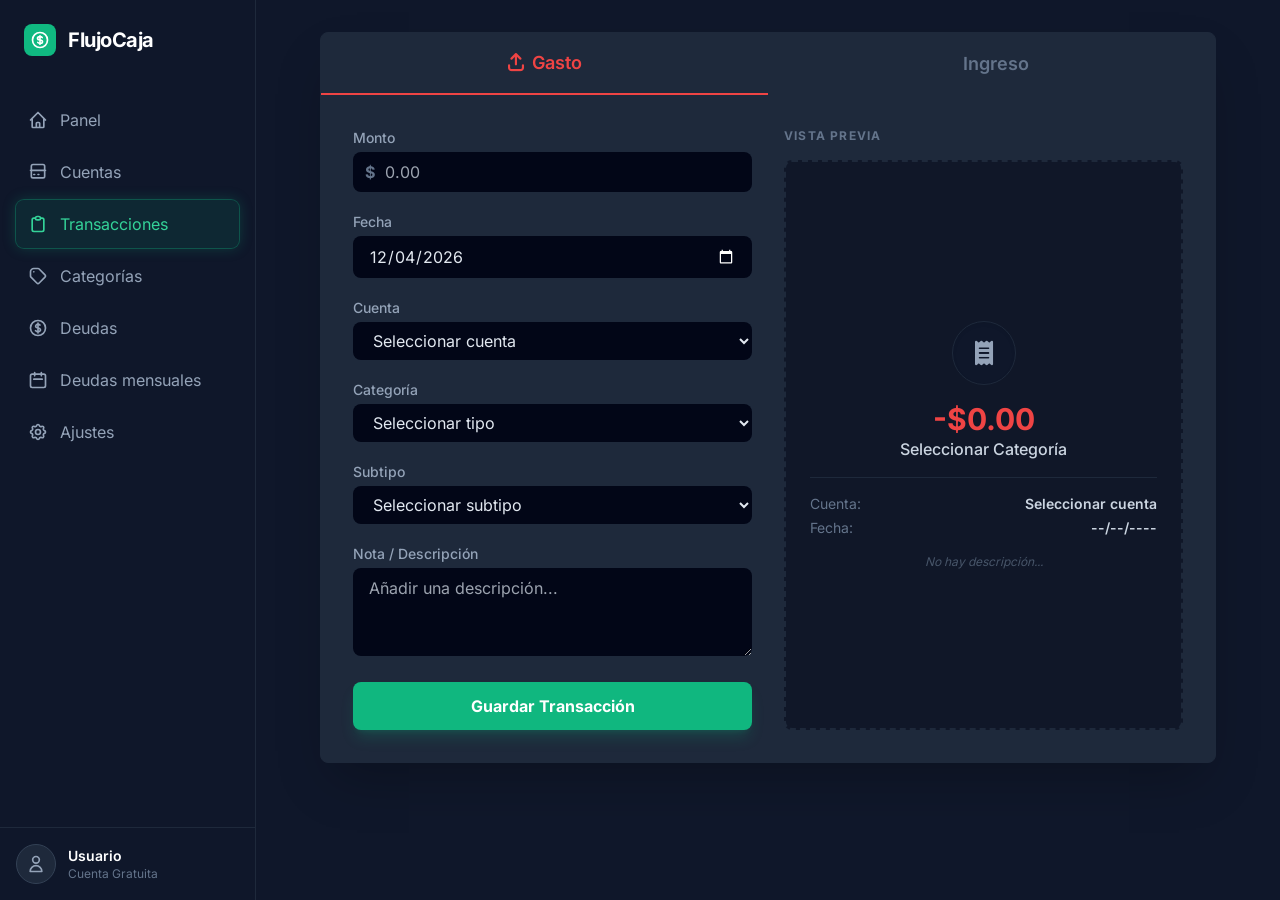
<file: web/pages/transacciones.html>
<!DOCTYPE html>

<html lang="es">

<head>
  <meta charset="utf-8" />
  <meta content="width=device-width, initial-scale=1.0" name="viewport" />
  <title>Nueva Transacción - Gestor de Finanzas</title>
  <!-- Tailwind local -->
  <script src="../vendor/tailwind.js"></script>
  <script>
    tailwind.config = {
      theme: {
        extend: {
          colors: {
            brand: {
              DEFAULT: '#10b77f',
              600: '#059666',
            },
          },
          borderRadius: {
            'none': '0',
            'sm': '0.125rem',
            DEFAULT: '8px',
            'md': '0.375rem',
            'lg': '0.5rem',
            'xl': '0.75rem',
            '2xl': '1rem',
            '3xl': '1.5rem',
            'full': '9999px',
          }
        }
      }
    }
  </script>
  <!-- Font Awesome local -->
  <link rel="stylesheet" href="../vendor/fontawesome/css/all.min.css" />
  <!-- Fuentes locales -->
  <link rel="stylesheet" href="../css/fonts.css" />
  <style data-purpose="custom-transitions">
    @view-transition {
      navigation: auto;
    }

    body {
      font-family: 'Inter', sans-serif;
      animation: page-fade-in .18s ease-out;
    }

    @keyframes page-fade-in {
      from { opacity: 0; }
      to { opacity: 1; }
    }

    .transition-all {
      transition: all 0.3s ease;
    }

    .income-active {
      color: #10b77f;
      border-bottom: 2px solid #10b77f;
    }

    .expense-active {
      color: #ef4444;
      border-bottom: 2px solid #ef4444;
    }
  </style>
</head>

<body class="bg-slate-900 text-slate-200 min-h-screen flex overflow-hidden">
  <!-- BEGIN: Sidebar Navigation -->
  <aside class="w-64 bg-slate-900 text-white flex flex-col hidden md:flex border-r border-slate-800"  data-component="../components/sidemenu.html"  data-purpose="sidebar"> </aside>
  <!-- END: Sidebar Navigation -->
  <!-- Main content area -->
  <div class="flex-1 flex flex-col h-screen overflow-y-auto p-4 md:p-8 space-y-6">
    <!-- BEGIN: MainContainer -->
    <main class="w-full max-w-4xl bg-slate-800 rounded-lg shadow-2xl overflow-hidden border border-slate-800 mx-auto flex-shrink-0"
      data-purpose="transaction-form-container">
      <!-- BEGIN: HeaderTabs -->
      <header class="flex border-b border-slate-800" data-purpose="transaction-type-switcher">
        <button class="flex-1 py-4 text-center font-semibold text-lg expense-active transition-all" id="expenseTab"
          onclick="switchType('expense')">
          <i class="fa-solid fa-arrow-up-from-bracket mr-2"></i>Gasto
        </button>
        <button
          class="flex-1 py-4 text-center font-semibold text-lg text-slate-500 hover:bg-slate-800/50 transition-all"
          id="incomeTab" onclick="switchType('income')">
          <i class="fa-solid fa-arrow-down-to-bracket mr-2"></i>Ingreso
        </button>
      </header>
      <!-- END: HeaderTabs -->
      <div class="p-6 md:p-8 grid grid-cols-1 md:grid-cols-2 gap-8">
        <!-- BEGIN: InputForm -->
        <section data-purpose="input-section">
          <form class="space-y-5" id="transactionForm">
            <!-- Amount Input -->
            <div>
              <label class="block text-sm font-medium text-slate-400 mb-1" for="amount">Monto</label>
              <div class="relative">
                <span class="absolute left-3 top-1/2 -translate-y-1/2 text-slate-500 font-bold">$</span>
                <input
                  class="w-full pl-8 pr-4 py-2 rounded-lg bg-slate-950 border-slate-800 text-slate-200 focus:ring-2 focus:ring-brand focus:border-brand transition-all"
                  id="amount" oninput="updatePreview()" placeholder="0.00" step="0.01" type="number" />
              </div>
            </div>
            <!-- Date Input -->
            <div>
              <label class="block text-sm font-medium text-slate-400 mb-1" for="date">Fecha</label>
              <input
                class="w-full px-4 py-2 rounded-lg bg-slate-950 border-slate-800 text-slate-200 focus:ring-2 focus:ring-brand focus:border-brand transition-all [color-scheme:dark]"
                id="date" oninput="updatePreview()" type="date" />
            </div>
            <!-- Account Selection -->
            <div>
              <label class="block text-sm font-medium text-slate-400 mb-1" for="account">Cuenta</label>
              <select
                class="w-full px-4 py-2 rounded-lg bg-slate-950 border-slate-800 text-slate-200 focus:ring-2 focus:ring-brand focus:border-brand transition-all"
                id="account">
                <option value="">Seleccionar cuenta</option>
              </select>
            </div>
            <!-- Category Selection -->
            <div>
              <label class="block text-sm font-medium text-slate-400 mb-1" for="category">Categoría</label>
              <select
                class="w-full px-4 py-2 rounded-lg bg-slate-950 border-slate-800 text-slate-200 focus:ring-2 focus:ring-brand focus:border-brand transition-all"
                id="category">
                <option value="">Seleccionar tipo</option>
              </select>
            </div>
            <!-- Subtipo Selection -->
            <div>
              <label class="block text-sm font-medium text-slate-400 mb-1" for="subtipo">Subtipo</label>
              <select
                class="w-full px-4 py-2 rounded-lg bg-slate-950 border-slate-800 text-slate-200 focus:ring-2 focus:ring-brand focus:border-brand transition-all"
                id="subtipo">
                <option value="">Seleccionar subtipo</option>
              </select>
            </div>
            <!-- Note Field -->
            <div>
              <label class="block text-sm font-medium text-slate-400 mb-1" for="note">Nota / Descripción</label>
              <textarea
                class="w-full px-4 py-2 rounded-lg bg-slate-950 border-slate-800 text-slate-200 focus:ring-2 focus:ring-brand focus:border-brand transition-all"
                id="note" oninput="updatePreview()" placeholder="Añadir una descripción..." rows="3"></textarea>
            </div>
            <button
              class="w-full py-3 bg-brand text-white font-bold rounded-lg hover:bg-brand-600 transition-colors shadow-lg shadow-brand/20"
              type="button" id="btnGuardarTransaccion">
              Guardar Transacción
            </button>
          </form>
        </section>
        <!-- END: InputForm -->
        <!-- BEGIN: LivePreview -->
        <section class="flex flex-col" data-purpose="preview-section">
          <h3 class="text-xs font-bold text-slate-500 uppercase tracking-widest mb-4">Vista Previa</h3>
          <div
            class="flex-1 bg-slate-950/50 border-2 border-dashed border-slate-800 rounded-lg p-6 flex flex-col justify-center items-center text-center space-y-4"
            id="previewCard">
            <!-- This icon changes based on category -->
            <div
              class="w-16 h-16 bg-slate-900 rounded-full flex items-center justify-center text-2xl shadow-inner border border-slate-800 text-slate-400"
              id="previewIcon">
              <i class="fa-solid fa-receipt"></i>
            </div>
            <div>
              <p class="text-3xl font-bold text-red-500" id="previewAmount">-$0.00</p>
              <p class="text-slate-300 font-medium" id="previewCategory">Seleccionar Categoría</p>
            </div>
            <div class="w-full pt-4 border-t border-slate-800 text-sm text-slate-500 space-y-1">
              <div class="flex justify-between">
                <span>Cuenta:</span>
                <span class="font-semibold text-slate-300" id="previewAccount">Seleccionar cuenta</span>
              </div>
              <div class="flex justify-between">
                <span>Fecha:</span>
                <span class="font-semibold text-slate-300" id="previewDate">--/--/----</span>
              </div>
            </div>
            <p class="text-xs italic text-slate-600 line-clamp-2" id="previewNote">No hay descripción...</p>
          </div>
        </section>
        <!-- END: LivePreview -->
      </div>
    </main>
    <!-- END: MainContainer -->
  </div>

  <script src="../js/funciones.js"></script>
  <script src="../js/notificaciones.js"></script>
  <script src="../js/transacciones.js"></script>
  <script src="../js/loadmenu.js"></script>
</body>

</html>
</file>
<file: web/css/fonts.css>
/* Fuentes generadas por scripts/vendor_assets.py — reemplazan los CDN */

/* ===== hanken-grotesk ===== */
/* cyrillic-ext */
@font-face {
  font-family: 'Hanken Grotesk';
  font-style: normal;
  font-weight: 600;
  font-display: swap;
  src: url(../fonts/hanken-grotesk-1.woff2) format('woff2');
  unicode-range: U+0460-052F, U+1C80-1C8A, U+20B4, U+2DE0-2DFF, U+A640-A69F, U+FE2E-FE2F;
}
/* vietnamese */
@font-face {
  font-family: 'Hanken Grotesk';
  font-style: normal;
  font-weight: 600;
  font-display: swap;
  src: url(../fonts/hanken-grotesk-2.woff2) format('woff2');
  unicode-range: U+0102-0103, U+0110-0111, U+0128-0129, U+0168-0169, U+01A0-01A1, U+01AF-01B0, U+0300-0301, U+0303-0304, U+0308-0309, U+0323, U+0329, U+1EA0-1EF9, U+20AB;
}
/* latin-ext */
@font-face {
  font-family: 'Hanken Grotesk';
  font-style: normal;
  font-weight: 600;
  font-display: swap;
  src: url(../fonts/hanken-grotesk-3.woff2) format('woff2');
  unicode-range: U+0100-02BA, U+02BD-02C5, U+02C7-02CC, U+02CE-02D7, U+02DD-02FF, U+0304, U+0308, U+0329, U+1D00-1DBF, U+1E00-1E9F, U+1EF2-1EFF, U+2020, U+20A0-20AB, U+20AD-20C0, U+2113, U+2C60-2C7F, U+A720-A7FF;
}
/* latin */
@font-face {
  font-family: 'Hanken Grotesk';
  font-style: normal;
  font-weight: 600;
  font-display: swap;
  src: url(../fonts/hanken-grotesk-4.woff2) format('woff2');
  unicode-range: U+0000-00FF, U+0131, U+0152-0153, U+02BB-02BC, U+02C6, U+02DA, U+02DC, U+0304, U+0308, U+0329, U+2000-206F, U+20AC, U+2122, U+2191, U+2193, U+2212, U+2215, U+FEFF, U+FFFD;
}
/* cyrillic-ext */
@font-face {
  font-family: 'Hanken Grotesk';
  font-style: normal;
  font-weight: 700;
  font-display: swap;
  src: url(../fonts/hanken-grotesk-1.woff2) format('woff2');
  unicode-range: U+0460-052F, U+1C80-1C8A, U+20B4, U+2DE0-2DFF, U+A640-A69F, U+FE2E-FE2F;
}
/* vietnamese */
@font-face {
  font-family: 'Hanken Grotesk';
  font-style: normal;
  font-weight: 700;
  font-display: swap;
  src: url(../fonts/hanken-grotesk-2.woff2) format('woff2');
  unicode-range: U+0102-0103, U+0110-0111, U+0128-0129, U+0168-0169, U+01A0-01A1, U+01AF-01B0, U+0300-0301, U+0303-0304, U+0308-0309, U+0323, U+0329, U+1EA0-1EF9, U+20AB;
}
/* latin-ext */
@font-face {
  font-family: 'Hanken Grotesk';
  font-style: normal;
  font-weight: 700;
  font-display: swap;
  src: url(../fonts/hanken-grotesk-3.woff2) format('woff2');
  unicode-range: U+0100-02BA, U+02BD-02C5, U+02C7-02CC, U+02CE-02D7, U+02DD-02FF, U+0304, U+0308, U+0329, U+1D00-1DBF, U+1E00-1E9F, U+1EF2-1EFF, U+2020, U+20A0-20AB, U+20AD-20C0, U+2113, U+2C60-2C7F, U+A720-A7FF;
}
/* latin */
@font-face {
  font-family: 'Hanken Grotesk';
  font-style: normal;
  font-weight: 700;
  font-display: swap;
  src: url(../fonts/hanken-grotesk-4.woff2) format('woff2');
  unicode-range: U+0000-00FF, U+0131, U+0152-0153, U+02BB-02BC, U+02C6, U+02DA, U+02DC, U+0304, U+0308, U+0329, U+2000-206F, U+20AC, U+2122, U+2191, U+2193, U+2212, U+2215, U+FEFF, U+FFFD;
}


/* ===== inter ===== */
/* cyrillic-ext */
@font-face {
  font-family: 'Inter';
  font-style: normal;
  font-weight: 300;
  font-display: swap;
  src: url(../fonts/inter-1.woff2) format('woff2');
  unicode-range: U+0460-052F, U+1C80-1C8A, U+20B4, U+2DE0-2DFF, U+A640-A69F, U+FE2E-FE2F;
}
/* cyrillic */
@font-face {
  font-family: 'Inter';
  font-style: normal;
  font-weight: 300;
  font-display: swap;
  src: url(../fonts/inter-2.woff2) format('woff2');
  unicode-range: U+0301, U+0400-045F, U+0490-0491, U+04B0-04B1, U+2116;
}
/* greek-ext */
@font-face {
  font-family: 'Inter';
  font-style: normal;
  font-weight: 300;
  font-display: swap;
  src: url(../fonts/inter-3.woff2) format('woff2');
  unicode-range: U+1F00-1FFF;
}
/* greek */
@font-face {
  font-family: 'Inter';
  font-style: normal;
  font-weight: 300;
  font-display: swap;
  src: url(../fonts/inter-4.woff2) format('woff2');
  unicode-range: U+0370-0377, U+037A-037F, U+0384-038A, U+038C, U+038E-03A1, U+03A3-03FF;
}
/* vietnamese */
@font-face {
  font-family: 'Inter';
  font-style: normal;
  font-weight: 300;
  font-display: swap;
  src: url(../fonts/inter-5.woff2) format('woff2');
  unicode-range: U+0102-0103, U+0110-0111, U+0128-0129, U+0168-0169, U+01A0-01A1, U+01AF-01B0, U+0300-0301, U+0303-0304, U+0308-0309, U+0323, U+0329, U+1EA0-1EF9, U+20AB;
}
/* latin-ext */
@font-face {
  font-family: 'Inter';
  font-style: normal;
  font-weight: 300;
  font-display: swap;
  src: url(../fonts/inter-6.woff2) format('woff2');
  unicode-range: U+0100-02BA, U+02BD-02C5, U+02C7-02CC, U+02CE-02D7, U+02DD-02FF, U+0304, U+0308, U+0329, U+1D00-1DBF, U+1E00-1E9F, U+1EF2-1EFF, U+2020, U+20A0-20AB, U+20AD-20C0, U+2113, U+2C60-2C7F, U+A720-A7FF;
}
/* latin */
@font-face {
  font-family: 'Inter';
  font-style: normal;
  font-weight: 300;
  font-display: swap;
  src: url(../fonts/inter-7.woff2) format('woff2');
  unicode-range: U+0000-00FF, U+0131, U+0152-0153, U+02BB-02BC, U+02C6, U+02DA, U+02DC, U+0304, U+0308, U+0329, U+2000-206F, U+20AC, U+2122, U+2191, U+2193, U+2212, U+2215, U+FEFF, U+FFFD;
}
/* cyrillic-ext */
@font-face {
  font-family: 'Inter';
  font-style: normal;
  font-weight: 400;
  font-display: swap;
  src: url(../fonts/inter-1.woff2) format('woff2');
  unicode-range: U+0460-052F, U+1C80-1C8A, U+20B4, U+2DE0-2DFF, U+A640-A69F, U+FE2E-FE2F;
}
/* cyrillic */
@font-face {
  font-family: 'Inter';
  font-style: normal;
  font-weight: 400;
  font-display: swap;
  src: url(../fonts/inter-2.woff2) format('woff2');
  unicode-range: U+0301, U+0400-045F, U+0490-0491, U+04B0-04B1, U+2116;
}
/* greek-ext */
@font-face {
  font-family: 'Inter';
  font-style: normal;
  font-weight: 400;
  font-display: swap;
  src: url(../fonts/inter-3.woff2) format('woff2');
  unicode-range: U+1F00-1FFF;
}
/* greek */
@font-face {
  font-family: 'Inter';
  font-style: normal;
  font-weight: 400;
  font-display: swap;
  src: url(../fonts/inter-4.woff2) format('woff2');
  unicode-range: U+0370-0377, U+037A-037F, U+0384-038A, U+038C, U+038E-03A1, U+03A3-03FF;
}
/* vietnamese */
@font-face {
  font-family: 'Inter';
  font-style: normal;
  font-weight: 400;
  font-display: swap;
  src: url(../fonts/inter-5.woff2) format('woff2');
  unicode-range: U+0102-0103, U+0110-0111, U+0128-0129, U+0168-0169, U+01A0-01A1, U+01AF-01B0, U+0300-0301, U+0303-0304, U+0308-0309, U+0323, U+0329, U+1EA0-1EF9, U+20AB;
}
/* latin-ext */
@font-face {
  font-family: 'Inter';
  font-style: normal;
  font-weight: 400;
  font-display: swap;
  src: url(../fonts/inter-6.woff2) format('woff2');
  unicode-range: U+0100-02BA, U+02BD-02C5, U+02C7-02CC, U+02CE-02D7, U+02DD-02FF, U+0304, U+0308, U+0329, U+1D00-1DBF, U+1E00-1E9F, U+1EF2-1EFF, U+2020, U+20A0-20AB, U+20AD-20C0, U+2113, U+2C60-2C7F, U+A720-A7FF;
}
/* latin */
@font-face {
  font-family: 'Inter';
  font-style: normal;
  font-weight: 400;
  font-display: swap;
  src: url(../fonts/inter-7.woff2) format('woff2');
  unicode-range: U+0000-00FF, U+0131, U+0152-0153, U+02BB-02BC, U+02C6, U+02DA, U+02DC, U+0304, U+0308, U+0329, U+2000-206F, U+20AC, U+2122, U+2191, U+2193, U+2212, U+2215, U+FEFF, U+FFFD;
}
/* cyrillic-ext */
@font-face {
  font-family: 'Inter';
  font-style: normal;
  font-weight: 500;
  font-display: swap;
  src: url(../fonts/inter-1.woff2) format('woff2');
  unicode-range: U+0460-052F, U+1C80-1C8A, U+20B4, U+2DE0-2DFF, U+A640-A69F, U+FE2E-FE2F;
}
/* cyrillic */
@font-face {
  font-family: 'Inter';
  font-style: normal;
  font-weight: 500;
  font-display: swap;
  src: url(../fonts/inter-2.woff2) format('woff2');
  unicode-range: U+0301, U+0400-045F, U+0490-0491, U+04B0-04B1, U+2116;
}
/* greek-ext */
@font-face {
  font-family: 'Inter';
  font-style: normal;
  font-weight: 500;
  font-display: swap;
  src: url(../fonts/inter-3.woff2) format('woff2');
  unicode-range: U+1F00-1FFF;
}
/* greek */
@font-face {
  font-family: 'Inter';
  font-style: normal;
  font-weight: 500;
  font-display: swap;
  src: url(../fonts/inter-4.woff2) format('woff2');
  unicode-range: U+0370-0377, U+037A-037F, U+0384-038A, U+038C, U+038E-03A1, U+03A3-03FF;
}
/* vietnamese */
@font-face {
  font-family: 'Inter';
  font-style: normal;
  font-weight: 500;
  font-display: swap;
  src: url(../fonts/inter-5.woff2) format('woff2');
  unicode-range: U+0102-0103, U+0110-0111, U+0128-0129, U+0168-0169, U+01A0-01A1, U+01AF-01B0, U+0300-0301, U+0303-0304, U+0308-0309, U+0323, U+0329, U+1EA0-1EF9, U+20AB;
}
/* latin-ext */
@font-face {
  font-family: 'Inter';
  font-style: normal;
  font-weight: 500;
  font-display: swap;
  src: url(../fonts/inter-6.woff2) format('woff2');
  unicode-range: U+0100-02BA, U+02BD-02C5, U+02C7-02CC, U+02CE-02D7, U+02DD-02FF, U+0304, U+0308, U+0329, U+1D00-1DBF, U+1E00-1E9F, U+1EF2-1EFF, U+2020, U+20A0-20AB, U+20AD-20C0, U+2113, U+2C60-2C7F, U+A720-A7FF;
}
/* latin */
@font-face {
  font-family: 'Inter';
  font-style: normal;
  font-weight: 500;
  font-display: swap;
  src: url(../fonts/inter-7.woff2) format('woff2');
  unicode-range: U+0000-00FF, U+0131, U+0152-0153, U+02BB-02BC, U+02C6, U+02DA, U+02DC, U+0304, U+0308, U+0329, U+2000-206F, U+20AC, U+2122, U+2191, U+2193, U+2212, U+2215, U+FEFF, U+FFFD;
}
/* cyrillic-ext */
@font-face {
  font-family: 'Inter';
  font-style: normal;
  font-weight: 600;
  font-display: swap;
  src: url(../fonts/inter-1.woff2) format('woff2');
  unicode-range: U+0460-052F, U+1C80-1C8A, U+20B4, U+2DE0-2DFF, U+A640-A69F, U+FE2E-FE2F;
}
/* cyrillic */
@font-face {
  font-family: 'Inter';
  font-style: normal;
  font-weight: 600;
  font-display: swap;
  src: url(../fonts/inter-2.woff2) format('woff2');
  unicode-range: U+0301, U+0400-045F, U+0490-0491, U+04B0-04B1, U+2116;
}
/* greek-ext */
@font-face {
  font-family: 'Inter';
  font-style: normal;
  font-weight: 600;
  font-display: swap;
  src: url(../fonts/inter-3.woff2) format('woff2');
  unicode-range: U+1F00-1FFF;
}
/* greek */
@font-face {
  font-family: 'Inter';
  font-style: normal;
  font-weight: 600;
  font-display: swap;
  src: url(../fonts/inter-4.woff2) format('woff2');
  unicode-range: U+0370-0377, U+037A-037F, U+0384-038A, U+038C, U+038E-03A1, U+03A3-03FF;
}
/* vietnamese */
@font-face {
  font-family: 'Inter';
  font-style: normal;
  font-weight: 600;
  font-display: swap;
  src: url(../fonts/inter-5.woff2) format('woff2');
  unicode-range: U+0102-0103, U+0110-0111, U+0128-0129, U+0168-0169, U+01A0-01A1, U+01AF-01B0, U+0300-0301, U+0303-0304, U+0308-0309, U+0323, U+0329, U+1EA0-1EF9, U+20AB;
}
/* latin-ext */
@font-face {
  font-family: 'Inter';
  font-style: normal;
  font-weight: 600;
  font-display: swap;
  src: url(../fonts/inter-6.woff2) format('woff2');
  unicode-range: U+0100-02BA, U+02BD-02C5, U+02C7-02CC, U+02CE-02D7, U+02DD-02FF, U+0304, U+0308, U+0329, U+1D00-1DBF, U+1E00-1E9F, U+1EF2-1EFF, U+2020, U+20A0-20AB, U+20AD-20C0, U+2113, U+2C60-2C7F, U+A720-A7FF;
}
/* latin */
@font-face {
  font-family: 'Inter';
  font-style: normal;
  font-weight: 600;
  font-display: swap;
  src: url(../fonts/inter-7.woff2) format('woff2');
  unicode-range: U+0000-00FF, U+0131, U+0152-0153, U+02BB-02BC, U+02C6, U+02DA, U+02DC, U+0304, U+0308, U+0329, U+2000-206F, U+20AC, U+2122, U+2191, U+2193, U+2212, U+2215, U+FEFF, U+FFFD;
}
/* cyrillic-ext */
@font-face {
  font-family: 'Inter';
  font-style: normal;
  font-weight: 700;
  font-display: swap;
  src: url(../fonts/inter-1.woff2) format('woff2');
  unicode-range: U+0460-052F, U+1C80-1C8A, U+20B4, U+2DE0-2DFF, U+A640-A69F, U+FE2E-FE2F;
}
/* cyrillic */
@font-face {
  font-family: 'Inter';
  font-style: normal;
  font-weight: 700;
  font-display: swap;
  src: url(../fonts/inter-2.woff2) format('woff2');
  unicode-range: U+0301, U+0400-045F, U+0490-0491, U+04B0-04B1, U+2116;
}
/* greek-ext */
@font-face {
  font-family: 'Inter';
  font-style: normal;
  font-weight: 700;
  font-display: swap;
  src: url(../fonts/inter-3.woff2) format('woff2');
  unicode-range: U+1F00-1FFF;
}
/* greek */
@font-face {
  font-family: 'Inter';
  font-style: normal;
  font-weight: 700;
  font-display: swap;
  src: url(../fonts/inter-4.woff2) format('woff2');
  unicode-range: U+0370-0377, U+037A-037F, U+0384-038A, U+038C, U+038E-03A1, U+03A3-03FF;
}
/* vietnamese */
@font-face {
  font-family: 'Inter';
  font-style: normal;
  font-weight: 700;
  font-display: swap;
  src: url(../fonts/inter-5.woff2) format('woff2');
  unicode-range: U+0102-0103, U+0110-0111, U+0128-0129, U+0168-0169, U+01A0-01A1, U+01AF-01B0, U+0300-0301, U+0303-0304, U+0308-0309, U+0323, U+0329, U+1EA0-1EF9, U+20AB;
}
/* latin-ext */
@font-face {
  font-family: 'Inter';
  font-style: normal;
  font-weight: 700;
  font-display: swap;
  src: url(../fonts/inter-6.woff2) format('woff2');
  unicode-range: U+0100-02BA, U+02BD-02C5, U+02C7-02CC, U+02CE-02D7, U+02DD-02FF, U+0304, U+0308, U+0329, U+1D00-1DBF, U+1E00-1E9F, U+1EF2-1EFF, U+2020, U+20A0-20AB, U+20AD-20C0, U+2113, U+2C60-2C7F, U+A720-A7FF;
}
/* latin */
@font-face {
  font-family: 'Inter';
  font-style: normal;
  font-weight: 700;
  font-display: swap;
  src: url(../fonts/inter-7.woff2) format('woff2');
  unicode-range: U+0000-00FF, U+0131, U+0152-0153, U+02BB-02BC, U+02C6, U+02DA, U+02DC, U+0304, U+0308, U+0329, U+2000-206F, U+20AC, U+2122, U+2191, U+2193, U+2212, U+2215, U+FEFF, U+FFFD;
}


/* ===== jetbrains-mono ===== */
/* cyrillic-ext */
@font-face {
  font-family: 'JetBrains Mono';
  font-style: normal;
  font-weight: 500;
  font-display: swap;
  src: url(../fonts/jetbrains-mono-1.woff2) format('woff2');
  unicode-range: U+0460-052F, U+1C80-1C8A, U+20B4, U+2DE0-2DFF, U+A640-A69F, U+FE2E-FE2F;
}
/* cyrillic */
@font-face {
  font-family: 'JetBrains Mono';
  font-style: normal;
  font-weight: 500;
  font-display: swap;
  src: url(../fonts/jetbrains-mono-2.woff2) format('woff2');
  unicode-range: U+0301, U+0400-045F, U+0490-0491, U+04B0-04B1, U+2116;
}
/* greek */
@font-face {
  font-family: 'JetBrains Mono';
  font-style: normal;
  font-weight: 500;
  font-display: swap;
  src: url(../fonts/jetbrains-mono-3.woff2) format('woff2');
  unicode-range: U+0370-0377, U+037A-037F, U+0384-038A, U+038C, U+038E-03A1, U+03A3-03FF;
}
/* vietnamese */
@font-face {
  font-family: 'JetBrains Mono';
  font-style: normal;
  font-weight: 500;
  font-display: swap;
  src: url(../fonts/jetbrains-mono-4.woff2) format('woff2');
  unicode-range: U+0102-0103, U+0110-0111, U+0128-0129, U+0168-0169, U+01A0-01A1, U+01AF-01B0, U+0300-0301, U+0303-0304, U+0308-0309, U+0323, U+0329, U+1EA0-1EF9, U+20AB;
}
/* latin-ext */
@font-face {
  font-family: 'JetBrains Mono';
  font-style: normal;
  font-weight: 500;
  font-display: swap;
  src: url(../fonts/jetbrains-mono-5.woff2) format('woff2');
  unicode-range: U+0100-02BA, U+02BD-02C5, U+02C7-02CC, U+02CE-02D7, U+02DD-02FF, U+0304, U+0308, U+0329, U+1D00-1DBF, U+1E00-1E9F, U+1EF2-1EFF, U+2020, U+20A0-20AB, U+20AD-20C0, U+2113, U+2C60-2C7F, U+A720-A7FF;
}
/* latin */
@font-face {
  font-family: 'JetBrains Mono';
  font-style: normal;
  font-weight: 500;
  font-display: swap;
  src: url(../fonts/jetbrains-mono-6.woff2) format('woff2');
  unicode-range: U+0000-00FF, U+0131, U+0152-0153, U+02BB-02BC, U+02C6, U+02DA, U+02DC, U+0304, U+0308, U+0329, U+2000-206F, U+20AC, U+2122, U+2191, U+2193, U+2212, U+2215, U+FEFF, U+FFFD;
}
/* cyrillic-ext */
@font-face {
  font-family: 'JetBrains Mono';
  font-style: normal;
  font-weight: 600;
  font-display: swap;
  src: url(../fonts/jetbrains-mono-1.woff2) format('woff2');
  unicode-range: U+0460-052F, U+1C80-1C8A, U+20B4, U+2DE0-2DFF, U+A640-A69F, U+FE2E-FE2F;
}
/* cyrillic */
@font-face {
  font-family: 'JetBrains Mono';
  font-style: normal;
  font-weight: 600;
  font-display: swap;
  src: url(../fonts/jetbrains-mono-2.woff2) format('woff2');
  unicode-range: U+0301, U+0400-045F, U+0490-0491, U+04B0-04B1, U+2116;
}
/* greek */
@font-face {
  font-family: 'JetBrains Mono';
  font-style: normal;
  font-weight: 600;
  font-display: swap;
  src: url(../fonts/jetbrains-mono-3.woff2) format('woff2');
  unicode-range: U+0370-0377, U+037A-037F, U+0384-038A, U+038C, U+038E-03A1, U+03A3-03FF;
}
/* vietnamese */
@font-face {
  font-family: 'JetBrains Mono';
  font-style: normal;
  font-weight: 600;
  font-display: swap;
  src: url(../fonts/jetbrains-mono-4.woff2) format('woff2');
  unicode-range: U+0102-0103, U+0110-0111, U+0128-0129, U+0168-0169, U+01A0-01A1, U+01AF-01B0, U+0300-0301, U+0303-0304, U+0308-0309, U+0323, U+0329, U+1EA0-1EF9, U+20AB;
}
/* latin-ext */
@font-face {
  font-family: 'JetBrains Mono';
  font-style: normal;
  font-weight: 600;
  font-display: swap;
  src: url(../fonts/jetbrains-mono-5.woff2) format('woff2');
  unicode-range: U+0100-02BA, U+02BD-02C5, U+02C7-02CC, U+02CE-02D7, U+02DD-02FF, U+0304, U+0308, U+0329, U+1D00-1DBF, U+1E00-1E9F, U+1EF2-1EFF, U+2020, U+20A0-20AB, U+20AD-20C0, U+2113, U+2C60-2C7F, U+A720-A7FF;
}
/* latin */
@font-face {
  font-family: 'JetBrains Mono';
  font-style: normal;
  font-weight: 600;
  font-display: swap;
  src: url(../fonts/jetbrains-mono-6.woff2) format('woff2');
  unicode-range: U+0000-00FF, U+0131, U+0152-0153, U+02BB-02BC, U+02C6, U+02DA, U+02DC, U+0304, U+0308, U+0329, U+2000-206F, U+20AC, U+2122, U+2191, U+2193, U+2212, U+2215, U+FEFF, U+FFFD;
}


/* ===== public-sans ===== */
/* vietnamese */
@font-face {
  font-family: 'Public Sans';
  font-style: normal;
  font-weight: 300;
  font-display: swap;
  src: url(../fonts/public-sans-1.woff2) format('woff2');
  unicode-range: U+0102-0103, U+0110-0111, U+0128-0129, U+0168-0169, U+01A0-01A1, U+01AF-01B0, U+0300-0301, U+0303-0304, U+0308-0309, U+0323, U+0329, U+1EA0-1EF9, U+20AB;
}
/* latin-ext */
@font-face {
  font-family: 'Public Sans';
  font-style: normal;
  font-weight: 300;
  font-display: swap;
  src: url(../fonts/public-sans-2.woff2) format('woff2');
  unicode-range: U+0100-02BA, U+02BD-02C5, U+02C7-02CC, U+02CE-02D7, U+02DD-02FF, U+0304, U+0308, U+0329, U+1D00-1DBF, U+1E00-1E9F, U+1EF2-1EFF, U+2020, U+20A0-20AB, U+20AD-20C0, U+2113, U+2C60-2C7F, U+A720-A7FF;
}
/* latin */
@font-face {
  font-family: 'Public Sans';
  font-style: normal;
  font-weight: 300;
  font-display: swap;
  src: url(../fonts/public-sans-3.woff2) format('woff2');
  unicode-range: U+0000-00FF, U+0131, U+0152-0153, U+02BB-02BC, U+02C6, U+02DA, U+02DC, U+0304, U+0308, U+0329, U+2000-206F, U+20AC, U+2122, U+2191, U+2193, U+2212, U+2215, U+FEFF, U+FFFD;
}
/* vietnamese */
@font-face {
  font-family: 'Public Sans';
  font-style: normal;
  font-weight: 400;
  font-display: swap;
  src: url(../fonts/public-sans-1.woff2) format('woff2');
  unicode-range: U+0102-0103, U+0110-0111, U+0128-0129, U+0168-0169, U+01A0-01A1, U+01AF-01B0, U+0300-0301, U+0303-0304, U+0308-0309, U+0323, U+0329, U+1EA0-1EF9, U+20AB;
}
/* latin-ext */
@font-face {
  font-family: 'Public Sans';
  font-style: normal;
  font-weight: 400;
  font-display: swap;
  src: url(../fonts/public-sans-2.woff2) format('woff2');
  unicode-range: U+0100-02BA, U+02BD-02C5, U+02C7-02CC, U+02CE-02D7, U+02DD-02FF, U+0304, U+0308, U+0329, U+1D00-1DBF, U+1E00-1E9F, U+1EF2-1EFF, U+2020, U+20A0-20AB, U+20AD-20C0, U+2113, U+2C60-2C7F, U+A720-A7FF;
}
/* latin */
@font-face {
  font-family: 'Public Sans';
  font-style: normal;
  font-weight: 400;
  font-display: swap;
  src: url(../fonts/public-sans-3.woff2) format('woff2');
  unicode-range: U+0000-00FF, U+0131, U+0152-0153, U+02BB-02BC, U+02C6, U+02DA, U+02DC, U+0304, U+0308, U+0329, U+2000-206F, U+20AC, U+2122, U+2191, U+2193, U+2212, U+2215, U+FEFF, U+FFFD;
}
/* vietnamese */
@font-face {
  font-family: 'Public Sans';
  font-style: normal;
  font-weight: 500;
  font-display: swap;
  src: url(../fonts/public-sans-1.woff2) format('woff2');
  unicode-range: U+0102-0103, U+0110-0111, U+0128-0129, U+0168-0169, U+01A0-01A1, U+01AF-01B0, U+0300-0301, U+0303-0304, U+0308-0309, U+0323, U+0329, U+1EA0-1EF9, U+20AB;
}
/* latin-ext */
@font-face {
  font-family: 'Public Sans';
  font-style: normal;
  font-weight: 500;
  font-display: swap;
  src: url(../fonts/public-sans-2.woff2) format('woff2');
  unicode-range: U+0100-02BA, U+02BD-02C5, U+02C7-02CC, U+02CE-02D7, U+02DD-02FF, U+0304, U+0308, U+0329, U+1D00-1DBF, U+1E00-1E9F, U+1EF2-1EFF, U+2020, U+20A0-20AB, U+20AD-20C0, U+2113, U+2C60-2C7F, U+A720-A7FF;
}
/* latin */
@font-face {
  font-family: 'Public Sans';
  font-style: normal;
  font-weight: 500;
  font-display: swap;
  src: url(../fonts/public-sans-3.woff2) format('woff2');
  unicode-range: U+0000-00FF, U+0131, U+0152-0153, U+02BB-02BC, U+02C6, U+02DA, U+02DC, U+0304, U+0308, U+0329, U+2000-206F, U+20AC, U+2122, U+2191, U+2193, U+2212, U+2215, U+FEFF, U+FFFD;
}
/* vietnamese */
@font-face {
  font-family: 'Public Sans';
  font-style: normal;
  font-weight: 600;
  font-display: swap;
  src: url(../fonts/public-sans-1.woff2) format('woff2');
  unicode-range: U+0102-0103, U+0110-0111, U+0128-0129, U+0168-0169, U+01A0-01A1, U+01AF-01B0, U+0300-0301, U+0303-0304, U+0308-0309, U+0323, U+0329, U+1EA0-1EF9, U+20AB;
}
/* latin-ext */
@font-face {
  font-family: 'Public Sans';
  font-style: normal;
  font-weight: 600;
  font-display: swap;
  src: url(../fonts/public-sans-2.woff2) format('woff2');
  unicode-range: U+0100-02BA, U+02BD-02C5, U+02C7-02CC, U+02CE-02D7, U+02DD-02FF, U+0304, U+0308, U+0329, U+1D00-1DBF, U+1E00-1E9F, U+1EF2-1EFF, U+2020, U+20A0-20AB, U+20AD-20C0, U+2113, U+2C60-2C7F, U+A720-A7FF;
}
/* latin */
@font-face {
  font-family: 'Public Sans';
  font-style: normal;
  font-weight: 600;
  font-display: swap;
  src: url(../fonts/public-sans-3.woff2) format('woff2');
  unicode-range: U+0000-00FF, U+0131, U+0152-0153, U+02BB-02BC, U+02C6, U+02DA, U+02DC, U+0304, U+0308, U+0329, U+2000-206F, U+20AC, U+2122, U+2191, U+2193, U+2212, U+2215, U+FEFF, U+FFFD;
}
/* vietnamese */
@font-face {
  font-family: 'Public Sans';
  font-style: normal;
  font-weight: 700;
  font-display: swap;
  src: url(../fonts/public-sans-1.woff2) format('woff2');
  unicode-range: U+0102-0103, U+0110-0111, U+0128-0129, U+0168-0169, U+01A0-01A1, U+01AF-01B0, U+0300-0301, U+0303-0304, U+0308-0309, U+0323, U+0329, U+1EA0-1EF9, U+20AB;
}
/* latin-ext */
@font-face {
  font-family: 'Public Sans';
  font-style: normal;
  font-weight: 700;
  font-display: swap;
  src: url(../fonts/public-sans-2.woff2) format('woff2');
  unicode-range: U+0100-02BA, U+02BD-02C5, U+02C7-02CC, U+02CE-02D7, U+02DD-02FF, U+0304, U+0308, U+0329, U+1D00-1DBF, U+1E00-1E9F, U+1EF2-1EFF, U+2020, U+20A0-20AB, U+20AD-20C0, U+2113, U+2C60-2C7F, U+A720-A7FF;
}
/* latin */
@font-face {
  font-family: 'Public Sans';
  font-style: normal;
  font-weight: 700;
  font-display: swap;
  src: url(../fonts/public-sans-3.woff2) format('woff2');
  unicode-range: U+0000-00FF, U+0131, U+0152-0153, U+02BB-02BC, U+02C6, U+02DA, U+02DC, U+0304, U+0308, U+0329, U+2000-206F, U+20AC, U+2122, U+2191, U+2193, U+2212, U+2215, U+FEFF, U+FFFD;
}
/* vietnamese */
@font-face {
  font-family: 'Public Sans';
  font-style: normal;
  font-weight: 900;
  font-display: swap;
  src: url(../fonts/public-sans-1.woff2) format('woff2');
  unicode-range: U+0102-0103, U+0110-0111, U+0128-0129, U+0168-0169, U+01A0-01A1, U+01AF-01B0, U+0300-0301, U+0303-0304, U+0308-0309, U+0323, U+0329, U+1EA0-1EF9, U+20AB;
}
/* latin-ext */
@font-face {
  font-family: 'Public Sans';
  font-style: normal;
  font-weight: 900;
  font-display: swap;
  src: url(../fonts/public-sans-2.woff2) format('woff2');
  unicode-range: U+0100-02BA, U+02BD-02C5, U+02C7-02CC, U+02CE-02D7, U+02DD-02FF, U+0304, U+0308, U+0329, U+1D00-1DBF, U+1E00-1E9F, U+1EF2-1EFF, U+2020, U+20A0-20AB, U+20AD-20C0, U+2113, U+2C60-2C7F, U+A720-A7FF;
}
/* latin */
@font-face {
  font-family: 'Public Sans';
  font-style: normal;
  font-weight: 900;
  font-display: swap;
  src: url(../fonts/public-sans-3.woff2) format('woff2');
  unicode-range: U+0000-00FF, U+0131, U+0152-0153, U+02BB-02BC, U+02C6, U+02DA, U+02DC, U+0304, U+0308, U+0329, U+2000-206F, U+20AC, U+2122, U+2191, U+2193, U+2212, U+2215, U+FEFF, U+FFFD;
}


/* ===== noto-sans ===== */
/* cyrillic-ext */
@font-face {
  font-family: 'Noto Sans';
  font-style: normal;
  font-weight: 400;
  font-stretch: 100%;
  font-display: swap;
  src: url(../fonts/noto-sans-1.woff2) format('woff2');
  unicode-range: U+0460-052F, U+1C80-1C8A, U+20B4, U+2DE0-2DFF, U+A640-A69F, U+FE2E-FE2F;
}
/* cyrillic */
@font-face {
  font-family: 'Noto Sans';
  font-style: normal;
  font-weight: 400;
  font-stretch: 100%;
  font-display: swap;
  src: url(../fonts/noto-sans-2.woff2) format('woff2');
  unicode-range: U+0301, U+0400-045F, U+0490-0491, U+04B0-04B1, U+2116;
}
/* devanagari */
@font-face {
  font-family: 'Noto Sans';
  font-style: normal;
  font-weight: 400;
  font-stretch: 100%;
  font-display: swap;
  src: url(../fonts/noto-sans-3.woff2) format('woff2');
  unicode-range: U+0900-097F, U+1CD0-1CF9, U+200C-200D, U+20A8, U+20B9, U+20F0, U+25CC, U+A830-A839, U+A8E0-A8FF, U+11B00-11B09;
}
/* greek-ext */
@font-face {
  font-family: 'Noto Sans';
  font-style: normal;
  font-weight: 400;
  font-stretch: 100%;
  font-display: swap;
  src: url(../fonts/noto-sans-4.woff2) format('woff2');
  unicode-range: U+1F00-1FFF;
}
/* greek */
@font-face {
  font-family: 'Noto Sans';
  font-style: normal;
  font-weight: 400;
  font-stretch: 100%;
  font-display: swap;
  src: url(../fonts/noto-sans-5.woff2) format('woff2');
  unicode-range: U+0370-0377, U+037A-037F, U+0384-038A, U+038C, U+038E-03A1, U+03A3-03FF;
}
/* vietnamese */
@font-face {
  font-family: 'Noto Sans';
  font-style: normal;
  font-weight: 400;
  font-stretch: 100%;
  font-display: swap;
  src: url(../fonts/noto-sans-6.woff2) format('woff2');
  unicode-range: U+0102-0103, U+0110-0111, U+0128-0129, U+0168-0169, U+01A0-01A1, U+01AF-01B0, U+0300-0301, U+0303-0304, U+0308-0309, U+0323, U+0329, U+1EA0-1EF9, U+20AB;
}
/* latin-ext */
@font-face {
  font-family: 'Noto Sans';
  font-style: normal;
  font-weight: 400;
  font-stretch: 100%;
  font-display: swap;
  src: url(../fonts/noto-sans-7.woff2) format('woff2');
  unicode-range: U+0100-02BA, U+02BD-02C5, U+02C7-02CC, U+02CE-02D7, U+02DD-02FF, U+0304, U+0308, U+0329, U+1D00-1DBF, U+1E00-1E9F, U+1EF2-1EFF, U+2020, U+20A0-20AB, U+20AD-20C0, U+2113, U+2C60-2C7F, U+A720-A7FF;
}
/* latin */
@font-face {
  font-family: 'Noto Sans';
  font-style: normal;
  font-weight: 400;
  font-stretch: 100%;
  font-display: swap;
  src: url(../fonts/noto-sans-8.woff2) format('woff2');
  unicode-range: U+0000-00FF, U+0131, U+0152-0153, U+02BB-02BC, U+02C6, U+02DA, U+02DC, U+0304, U+0308, U+0329, U+2000-206F, U+20AC, U+2122, U+2191, U+2193, U+2212, U+2215, U+FEFF, U+FFFD;
}
/* cyrillic-ext */
@font-face {
  font-family: 'Noto Sans';
  font-style: normal;
  font-weight: 500;
  font-stretch: 100%;
  font-display: swap;
  src: url(../fonts/noto-sans-1.woff2) format('woff2');
  unicode-range: U+0460-052F, U+1C80-1C8A, U+20B4, U+2DE0-2DFF, U+A640-A69F, U+FE2E-FE2F;
}
/* cyrillic */
@font-face {
  font-family: 'Noto Sans';
  font-style: normal;
  font-weight: 500;
  font-stretch: 100%;
  font-display: swap;
  src: url(../fonts/noto-sans-2.woff2) format('woff2');
  unicode-range: U+0301, U+0400-045F, U+0490-0491, U+04B0-04B1, U+2116;
}
/* devanagari */
@font-face {
  font-family: 'Noto Sans';
  font-style: normal;
  font-weight: 500;
  font-stretch: 100%;
  font-display: swap;
  src: url(../fonts/noto-sans-3.woff2) format('woff2');
  unicode-range: U+0900-097F, U+1CD0-1CF9, U+200C-200D, U+20A8, U+20B9, U+20F0, U+25CC, U+A830-A839, U+A8E0-A8FF, U+11B00-11B09;
}
/* greek-ext */
@font-face {
  font-family: 'Noto Sans';
  font-style: normal;
  font-weight: 500;
  font-stretch: 100%;
  font-display: swap;
  src: url(../fonts/noto-sans-4.woff2) format('woff2');
  unicode-range: U+1F00-1FFF;
}
/* greek */
@font-face {
  font-family: 'Noto Sans';
  font-style: normal;
  font-weight: 500;
  font-stretch: 100%;
  font-display: swap;
  src: url(../fonts/noto-sans-5.woff2) format('woff2');
  unicode-range: U+0370-0377, U+037A-037F, U+0384-038A, U+038C, U+038E-03A1, U+03A3-03FF;
}
/* vietnamese */
@font-face {
  font-family: 'Noto Sans';
  font-style: normal;
  font-weight: 500;
  font-stretch: 100%;
  font-display: swap;
  src: url(../fonts/noto-sans-6.woff2) format('woff2');
  unicode-range: U+0102-0103, U+0110-0111, U+0128-0129, U+0168-0169, U+01A0-01A1, U+01AF-01B0, U+0300-0301, U+0303-0304, U+0308-0309, U+0323, U+0329, U+1EA0-1EF9, U+20AB;
}
/* latin-ext */
@font-face {
  font-family: 'Noto Sans';
  font-style: normal;
  font-weight: 500;
  font-stretch: 100%;
  font-display: swap;
  src: url(../fonts/noto-sans-7.woff2) format('woff2');
  unicode-range: U+0100-02BA, U+02BD-02C5, U+02C7-02CC, U+02CE-02D7, U+02DD-02FF, U+0304, U+0308, U+0329, U+1D00-1DBF, U+1E00-1E9F, U+1EF2-1EFF, U+2020, U+20A0-20AB, U+20AD-20C0, U+2113, U+2C60-2C7F, U+A720-A7FF;
}
/* latin */
@font-face {
  font-family: 'Noto Sans';
  font-style: normal;
  font-weight: 500;
  font-stretch: 100%;
  font-display: swap;
  src: url(../fonts/noto-sans-8.woff2) format('woff2');
  unicode-range: U+0000-00FF, U+0131, U+0152-0153, U+02BB-02BC, U+02C6, U+02DA, U+02DC, U+0304, U+0308, U+0329, U+2000-206F, U+20AC, U+2122, U+2191, U+2193, U+2212, U+2215, U+FEFF, U+FFFD;
}
/* cyrillic-ext */
@font-face {
  font-family: 'Noto Sans';
  font-style: normal;
  font-weight: 700;
  font-stretch: 100%;
  font-display: swap;
  src: url(../fonts/noto-sans-1.woff2) format('woff2');
  unicode-range: U+0460-052F, U+1C80-1C8A, U+20B4, U+2DE0-2DFF, U+A640-A69F, U+FE2E-FE2F;
}
/* cyrillic */
@font-face {
  font-family: 'Noto Sans';
  font-style: normal;
  font-weight: 700;
  font-stretch: 100%;
  font-display: swap;
  src: url(../fonts/noto-sans-2.woff2) format('woff2');
  unicode-range: U+0301, U+0400-045F, U+0490-0491, U+04B0-04B1, U+2116;
}
/* devanagari */
@font-face {
  font-family: 'Noto Sans';
  font-style: normal;
  font-weight: 700;
  font-stretch: 100%;
  font-display: swap;
  src: url(../fonts/noto-sans-3.woff2) format('woff2');
  unicode-range: U+0900-097F, U+1CD0-1CF9, U+200C-200D, U+20A8, U+20B9, U+20F0, U+25CC, U+A830-A839, U+A8E0-A8FF, U+11B00-11B09;
}
/* greek-ext */
@font-face {
  font-family: 'Noto Sans';
  font-style: normal;
  font-weight: 700;
  font-stretch: 100%;
  font-display: swap;
  src: url(../fonts/noto-sans-4.woff2) format('woff2');
  unicode-range: U+1F00-1FFF;
}
/* greek */
@font-face {
  font-family: 'Noto Sans';
  font-style: normal;
  font-weight: 700;
  font-stretch: 100%;
  font-display: swap;
  src: url(../fonts/noto-sans-5.woff2) format('woff2');
  unicode-range: U+0370-0377, U+037A-037F, U+0384-038A, U+038C, U+038E-03A1, U+03A3-03FF;
}
/* vietnamese */
@font-face {
  font-family: 'Noto Sans';
  font-style: normal;
  font-weight: 700;
  font-stretch: 100%;
  font-display: swap;
  src: url(../fonts/noto-sans-6.woff2) format('woff2');
  unicode-range: U+0102-0103, U+0110-0111, U+0128-0129, U+0168-0169, U+01A0-01A1, U+01AF-01B0, U+0300-0301, U+0303-0304, U+0308-0309, U+0323, U+0329, U+1EA0-1EF9, U+20AB;
}
/* latin-ext */
@font-face {
  font-family: 'Noto Sans';
  font-style: normal;
  font-weight: 700;
  font-stretch: 100%;
  font-display: swap;
  src: url(../fonts/noto-sans-7.woff2) format('woff2');
  unicode-range: U+0100-02BA, U+02BD-02C5, U+02C7-02CC, U+02CE-02D7, U+02DD-02FF, U+0304, U+0308, U+0329, U+1D00-1DBF, U+1E00-1E9F, U+1EF2-1EFF, U+2020, U+20A0-20AB, U+20AD-20C0, U+2113, U+2C60-2C7F, U+A720-A7FF;
}
/* latin */
@font-face {
  font-family: 'Noto Sans';
  font-style: normal;
  font-weight: 700;
  font-stretch: 100%;
  font-display: swap;
  src: url(../fonts/noto-sans-8.woff2) format('woff2');
  unicode-range: U+0000-00FF, U+0131, U+0152-0153, U+02BB-02BC, U+02C6, U+02DA, U+02DC, U+0304, U+0308, U+0329, U+2000-206F, U+20AC, U+2122, U+2191, U+2193, U+2212, U+2215, U+FEFF, U+FFFD;
}


/* ===== material-symbols ===== */
/* fallback */
@font-face {
  font-family: 'Material Symbols Outlined';
  font-style: normal;
  font-weight: 100 700;
  font-display: swap;
  src: url(../fonts/material-symbols-1.woff2) format('woff2');
}

.material-symbols-outlined {
  font-family: 'Material Symbols Outlined';
  font-weight: normal;
  font-style: normal;
  font-size: 24px;
  line-height: 1;
  letter-spacing: normal;
  text-transform: none;
  display: inline-block;
  white-space: nowrap;
  word-wrap: normal;
  direction: ltr;
  -webkit-font-feature-settings: 'liga';
  -webkit-font-smoothing: antialiased;
}
</file>
<file: web/css/deudas.css>
@view-transition {
    navigation: auto;
}

body {
    font-family: 'Inter', sans-serif;
    background-color: #0f172a;
    color: #e2e8f0;
    overflow-x: hidden;
    animation: page-fade-in .18s ease-out;
}

@keyframes page-fade-in {
    from {
        opacity: 0;
    }

    to {
        opacity: 1;
    }
}

::-webkit-scrollbar {
    width: 6px;
    height: 6px;
}

::-webkit-scrollbar-track {
    background: #0f172a;
}

::-webkit-scrollbar-thumb {
    background: #334155;
    border-radius: 9999px;
}

::-webkit-scrollbar-thumb:hover {
    background: #475569;
}

.custom-modal-backdrop {
    background: rgba(0, 0, 0, 0.72);
}

.modal-enter {
    animation: modalFadeIn .2s cubic-bezier(.16, 1, .3, 1) forwards;
}

@keyframes modalFadeIn {
    from {
        opacity: 0;
        transform: scale(.96) translateY(6px);
    }
    to {
        opacity: 1;
        transform: scale(1) translateY(0);
    }
}
</file>
<file: web/css/deudasMensuales.css>
@view-transition {
    navigation: auto;
}

body {
    font-family: 'Inter', sans-serif;
    background-color: #0f172a;
    color: #e2e8f0;
    overflow-x: hidden;
    animation: page-fade-in .18s ease-out;
}

@keyframes page-fade-in {
    from {
        opacity: 0;
    }

    to {
        opacity: 1;
    }
}

::-webkit-scrollbar {
    width: 6px;
    height: 6px;
}

::-webkit-scrollbar-track {
    background: #0f172a;
}

::-webkit-scrollbar-thumb {
    background: #334155;
    border-radius: 9999px;
}

::-webkit-scrollbar-thumb:hover {
    background: #475569;
}

.custom-modal-backdrop {
    background: rgba(0, 0, 0, 0.72);
}

.modal-enter {
    animation: modalFadeIn .2s cubic-bezier(.16, 1, .3, 1) forwards;
}

.fade-in-suave {
    animation: page-fade-in .18s ease-out;
}

@keyframes modalFadeIn {
    from {
        opacity: 0;
        transform: scale(.96) translateY(6px);
    }
    to {
        opacity: 1;
        transform: scale(1) translateY(0);
    }
}
</file>
